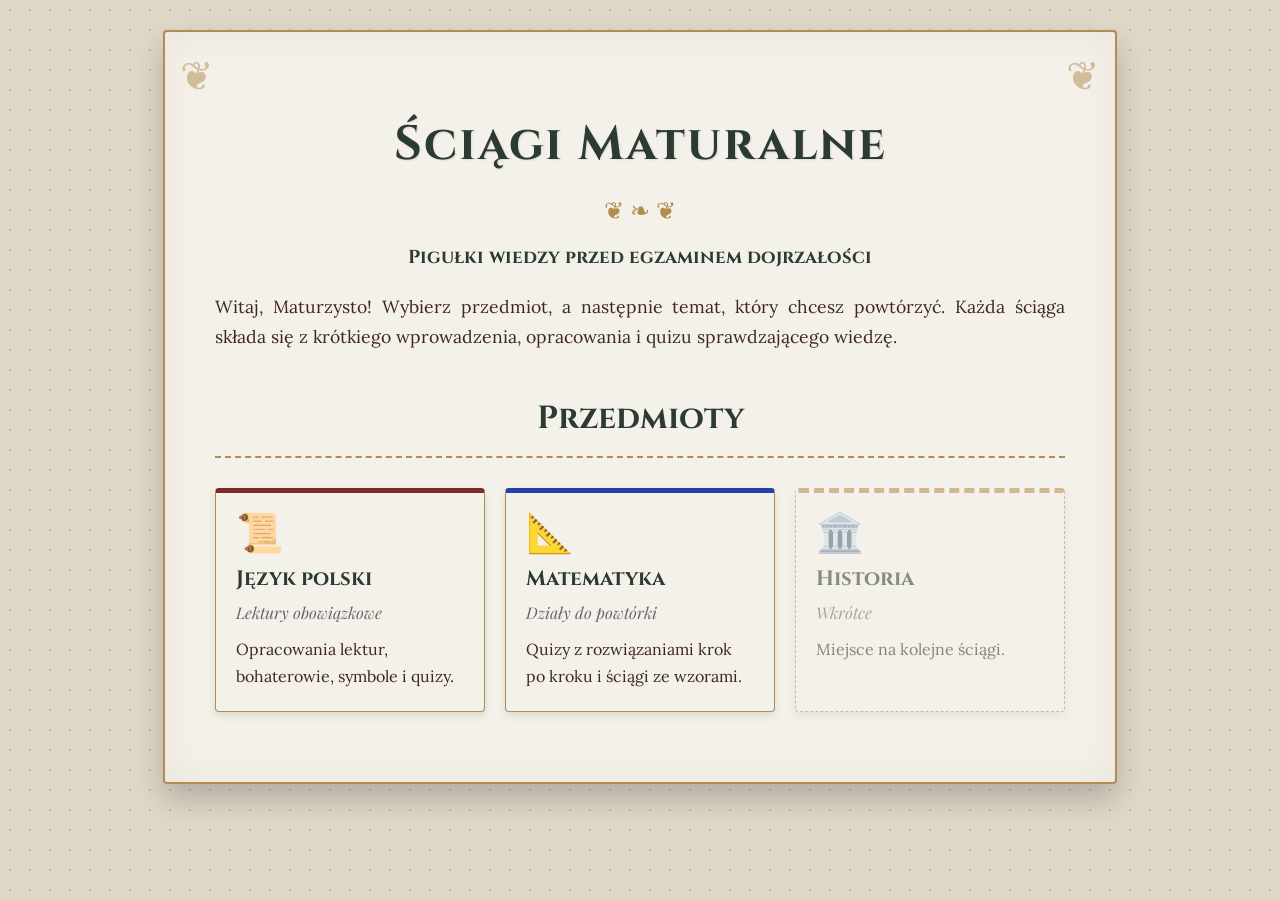
<file: index.html>
<!DOCTYPE html>
<html lang="pl">
<head>
    <meta charset="UTF-8">
    <meta name="viewport" content="width=device-width, initial-scale=1.0">
    <title>Ściągi Maturalne</title>
    <link href="https://fonts.googleapis.com/css2?family=Cinzel:wght@600;700&family=Lora:ital,wght@0,400;0,700;1,400;1,700&family=Playfair+Display:ital,wght@0,600;1,600&display=swap" rel="stylesheet">
    <link rel="stylesheet" href="assets/css/style.css">
</head>
<body>

<div class="container fade-in">
    <h1>Ściągi Maturalne</h1>
    <div class="ornament">❦ ❧ ❦</div>
    <h3 style="text-align: center; border: none; margin-top: -10px;">Pigułki wiedzy przed egzaminem dojrzałości</h3>

    <div class="section" style="text-align: center;">
        <p>Witaj, Maturzysto! Wybierz przedmiot, a następnie temat, który chcesz powtórzyć. Każda ściąga składa się z krótkiego wprowadzenia, opracowania i quizu sprawdzającego wiedzę.</p>
    </div>

    <h2>Przedmioty</h2>

    <!-- Aby dodać przedmiot: utwórz katalog (np. historia/) z plikiem index.html i dodaj tu kafelek. -->
    <div class="catalog">
        <a class="catalog-card" href="jezyk-polski/index.html" style="--card-accent: var(--accent-red);">
            <div class="catalog-icon">📜</div>
            <h3>Język polski</h3>
            <p class="catalog-meta">Lektury obowiązkowe</p>
            <p>Opracowania lektur, bohaterowie, symbole i quizy.</p>
        </a>
        <a class="catalog-card" href="matematyka/index.html" style="--card-accent: #2340a8;">
            <div class="catalog-icon">📐</div>
            <h3>Matematyka</h3>
            <p class="catalog-meta">Działy do powtórki</p>
            <p>Quizy z rozwiązaniami krok po kroku i ściągi ze wzorami.</p>
        </a>
        <div class="catalog-card wkrotce">
            <div class="catalog-icon">🏛️</div>
            <h3>Historia</h3>
            <p class="catalog-meta">Wkrótce</p>
            <p>Miejsce na kolejne ściągi.</p>
        </div>
    </div>

</div>

</body>
</html>
</file>
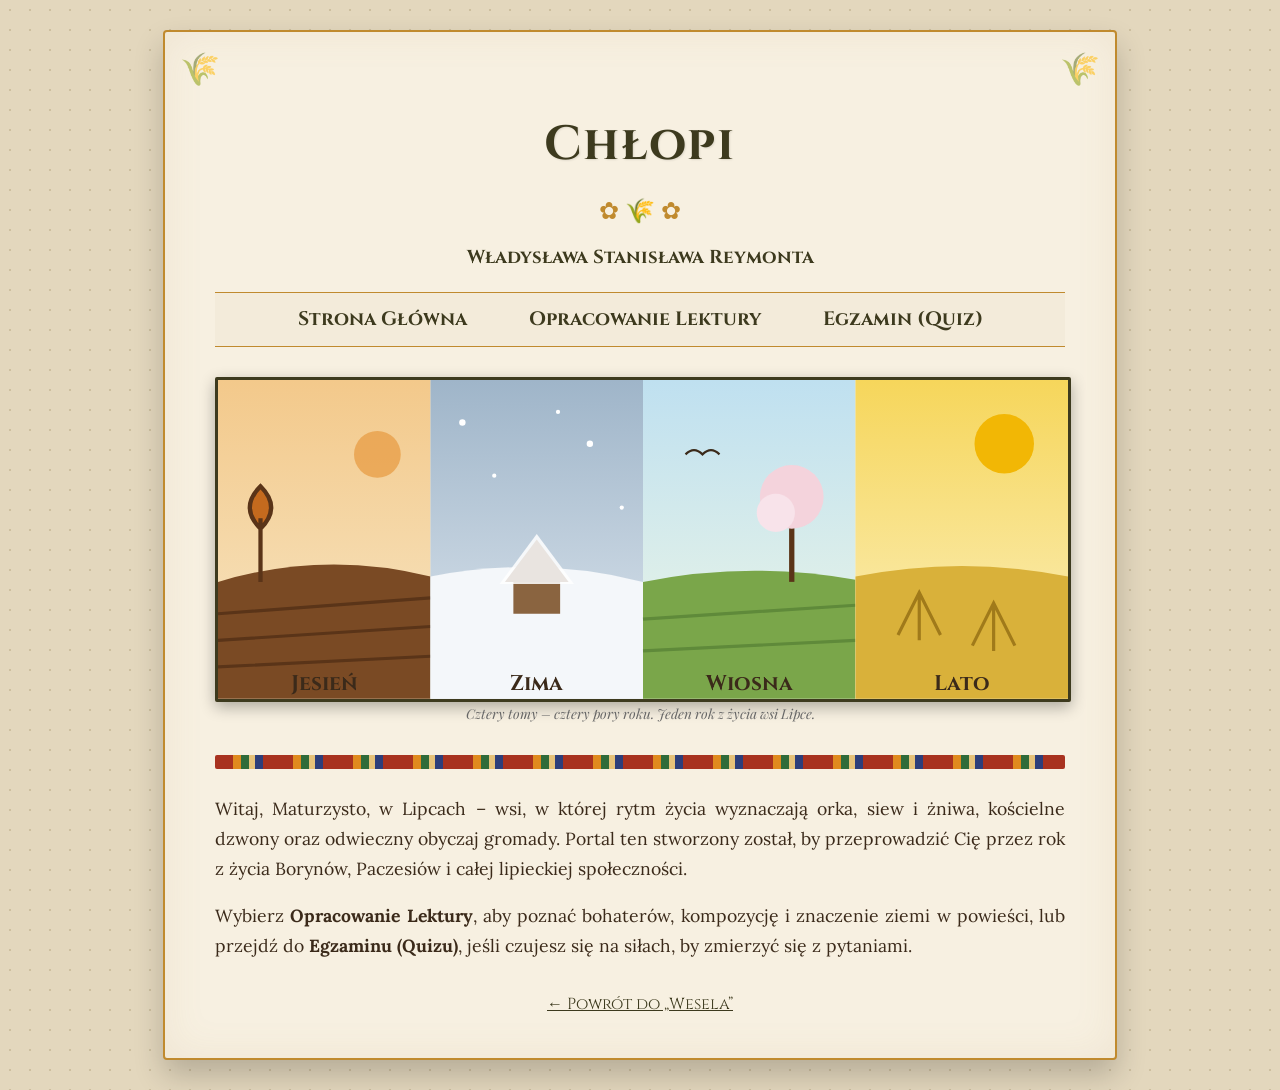
<file: chlopi/index.html>
<!DOCTYPE html>
<html lang="pl">
<head>
    <meta charset="UTF-8">
    <meta name="viewport" content="width=device-width, initial-scale=1.0">
    <title>Chłopi - Pigułka Maturalna</title>
    <link href="https://fonts.googleapis.com/css2?family=Cinzel:wght@600;700&family=Lora:ital,wght@0,400;0,700;1,400;1,700&family=Playfair+Display:ital,wght@0,600;1,600&display=swap" rel="stylesheet">
    <link rel="stylesheet" href="../assets/css/style.css">
    <link rel="stylesheet" href="assets/css/chlopi.css">
</head>
<body>

<div class="container">
    <h1>Chłopi</h1>
    <div class="ornament">✿ 🌾 ✿</div>
    <h3 style="text-align: center; border: none; margin-top: -10px;">Władysława Stanisława Reymonta</h3>

    <!-- Nawigacja -->
    <nav>
        <ul>
            <li><a href="index.html">Strona Główna</a></li>
            <li><a href="opracowanie.html">Opracowanie Lektury</a></li>
            <li><a href="quiz.html">Egzamin (Quiz)</a></li>
        </ul>
    </nav>

    <!-- Ilustracja: cztery pory roku – cztery tomy powieści -->
    <svg class="hero-image seasons" viewBox="0 0 800 300" role="img" aria-label="Pola Lipiec w czterech porach roku: jesień, zima, wiosna i lato">
        <defs>
            <linearGradient id="skyA" x1="0" y1="0" x2="0" y2="1"><stop offset="0" stop-color="#f3c98b"/><stop offset="1" stop-color="#f7e6c4"/></linearGradient>
            <linearGradient id="skyW" x1="0" y1="0" x2="0" y2="1"><stop offset="0" stop-color="#9fb5c9"/><stop offset="1" stop-color="#dde6ee"/></linearGradient>
            <linearGradient id="skyS" x1="0" y1="0" x2="0" y2="1"><stop offset="0" stop-color="#bfe0f0"/><stop offset="1" stop-color="#eef7e6"/></linearGradient>
            <linearGradient id="skyL" x1="0" y1="0" x2="0" y2="1"><stop offset="0" stop-color="#f6d65b"/><stop offset="1" stop-color="#fbf0c0"/></linearGradient>
        </defs>
        <!-- Jesień -->
        <rect x="0" y="0" width="200" height="300" fill="url(#skyA)"/>
        <path d="M0 190 Q100 160 200 185 V300 H0Z" fill="#7a4a24"/>
        <path d="M0 220 L200 205 M0 245 L200 232 M0 270 L200 260" stroke="#5a3418" stroke-width="3"/>
        <circle cx="150" cy="70" r="22" fill="#e9a04a" opacity=".8"/>
        <path d="M40 190 V130 M40 140 Q20 120 40 100 Q60 120 40 140" stroke="#5a3418" stroke-width="4" fill="#c46a1e"/>
        <!-- Zima -->
        <rect x="200" y="0" width="200" height="300" fill="url(#skyW)"/>
        <path d="M200 185 Q300 165 400 190 V300 H200Z" fill="#f4f7fa"/>
        <polygon points="270,190 300,150 330,190" fill="#6b4a2e"/><rect x="278" y="190" width="44" height="30" fill="#8a6440"/>
        <polygon points="265,192 300,145 335,192" fill="#ffffff" opacity=".85"/>
        <g fill="#fff"><circle cx="230" cy="40" r="3"/><circle cx="260" cy="90" r="2"/><circle cx="350" cy="60" r="3"/><circle cx="380" cy="120" r="2"/><circle cx="320" cy="30" r="2"/></g>
        <!-- Wiosna -->
        <rect x="400" y="0" width="200" height="300" fill="url(#skyS)"/>
        <path d="M400 190 Q500 170 600 188 V300 H400Z" fill="#7aa64a"/>
        <path d="M400 225 L600 212 M400 255 L600 245" stroke="#5f8a3a" stroke-width="3"/>
        <path d="M540 190 V120" stroke="#5a3418" stroke-width="5"/>
        <circle cx="540" cy="110" r="30" fill="#f4d3dc"/><circle cx="525" cy="125" r="18" fill="#f8e3ea"/>
        <path d="M440 70 q8 -8 16 0 q8 -8 16 0" stroke="#3b2a1a" stroke-width="2" fill="none"/>
        <!-- Lato -->
        <rect x="600" y="0" width="200" height="300" fill="url(#skyL)"/>
        <path d="M600 185 Q700 165 800 185 V300 H600Z" fill="#d9b13a"/>
        <circle cx="740" cy="60" r="28" fill="#f2b705"/>
        <g stroke="#a07a1a" stroke-width="3" fill="none"><path d="M640 240 L660 200 L680 240 M660 200 V245"/><path d="M710 250 L730 210 L750 250 M730 210 V255"/></g>
        <!-- Podpisy pór roku -->
        <g font-family="Cinzel, serif" font-size="20" font-weight="700" fill="#3b2a1a" text-anchor="middle">
            <text x="100" y="292">Jesień</text><text x="300" y="292">Zima</text><text x="500" y="292">Wiosna</text><text x="700" y="292">Lato</text>
        </g>
    </svg>
    <div class="image-caption">Cztery tomy – cztery pory roku. Jeden rok z życia wsi Lipce.</div>

    <div class="pasiak" aria-hidden="true"></div>

    <div class="section" style="text-align: center;">
        <p>Witaj, Maturzysto, w Lipcach – wsi, w której rytm życia wyznaczają orka, siew i żniwa, kościelne dzwony oraz odwieczny obyczaj gromady. Portal ten stworzony został, by przeprowadzić Cię przez rok z życia Borynów, Paczesiów i całej lipieckiej społeczności.</p>
        <p>Wybierz <strong>Opracowanie Lektury</strong>, aby poznać bohaterów, kompozycję i znaczenie ziemi w powieści, lub przejdź do <strong>Egzaminu (Quizu)</strong>, jeśli czujesz się na siłach, by zmierzyć się z pytaniami.</p>
    </div>

    <a class="back-link" href="../index.html">← Powrót do „Wesela”</a>

</div>

</body>
</html>
</file>
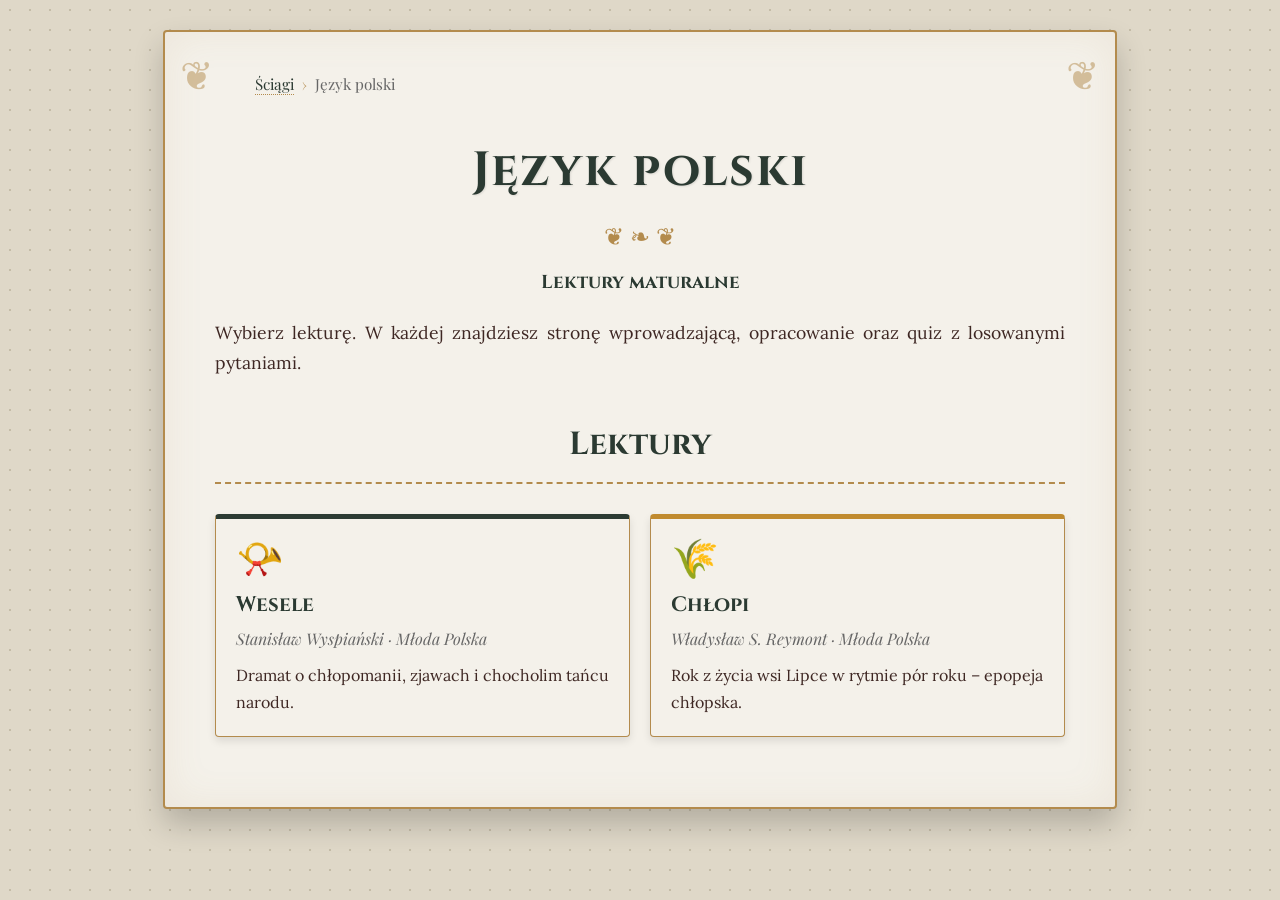
<file: jezyk-polski/index.html>
<!DOCTYPE html>
<html lang="pl">
<head>
    <meta charset="UTF-8">
    <meta name="viewport" content="width=device-width, initial-scale=1.0">
    <title>Język polski - Ściągi Maturalne</title>
    <link href="https://fonts.googleapis.com/css2?family=Cinzel:wght@600;700&family=Lora:ital,wght@0,400;0,700;1,400;1,700&family=Playfair+Display:ital,wght@0,600;1,600&display=swap" rel="stylesheet">
    <link rel="stylesheet" href="../assets/css/style.css">
</head>
<body>

<div class="container fade-in">
    <div class="breadcrumb"><a href="../index.html">Ściągi</a> <span class="sep">›</span> <span>Język polski</span></div>
    <h1>Język polski</h1>
    <div class="ornament">❦ ❧ ❦</div>
    <h3 style="text-align: center; border: none; margin-top: -10px;">Lektury maturalne</h3>

    <div class="section" style="text-align: center;">
        <p>Wybierz lekturę. W każdej znajdziesz stronę wprowadzającą, opracowanie oraz quiz z losowanymi pytaniami.</p>
    </div>

    <h2>Lektury</h2>

    <!-- Aby dodać lekturę: skopiuj katalog istniejącej lektury (np. chlopi/), podmień treść i dodaj tu kafelek. -->
    <div class="catalog">
        <a class="catalog-card" href="wesele/index.html" style="--card-accent: #2b3a32;">
            <div class="catalog-icon">📯</div>
            <h3>Wesele</h3>
            <p class="catalog-meta">Stanisław Wyspiański · Młoda Polska</p>
            <p>Dramat o chłopomanii, zjawach i chocholim tańcu narodu.</p>
        </a>
        <a class="catalog-card" href="chlopi/index.html" style="--card-accent: #c08a2e;">
            <div class="catalog-icon">🌾</div>
            <h3>Chłopi</h3>
            <p class="catalog-meta">Władysław S. Reymont · Młoda Polska</p>
            <p>Rok z życia wsi Lipce w rytmie pór roku – epopeja chłopska.</p>
        </a>
    </div>

</div>

</body>
</html>
</file>
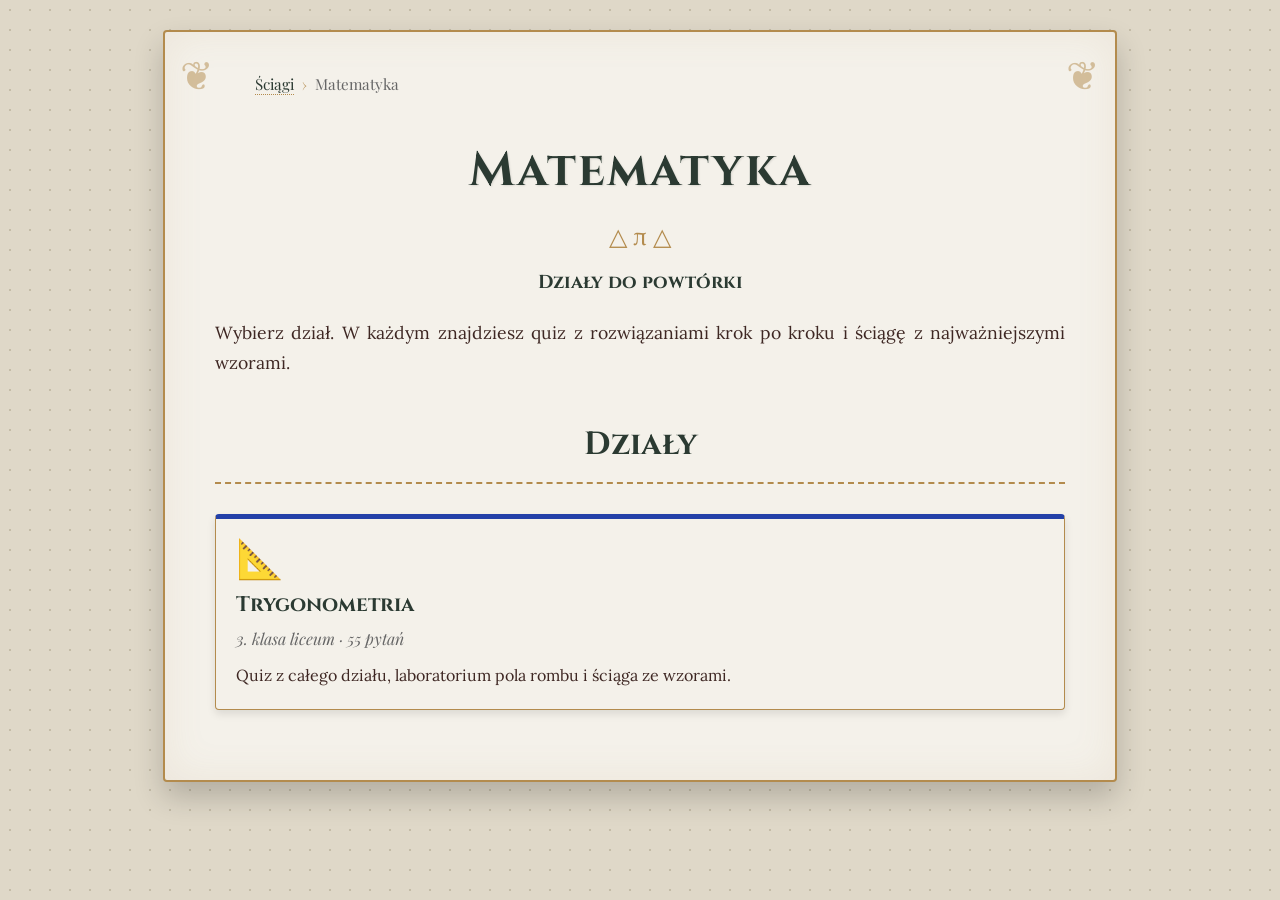
<file: matematyka/index.html>
<!DOCTYPE html>
<html lang="pl">
<head>
    <meta charset="UTF-8">
    <meta name="viewport" content="width=device-width, initial-scale=1.0">
    <title>Matematyka - Ściągi Maturalne</title>
    <link href="https://fonts.googleapis.com/css2?family=Cinzel:wght@600;700&family=Lora:ital,wght@0,400;0,700;1,400;1,700&family=Playfair+Display:ital,wght@0,600;1,600&display=swap" rel="stylesheet">
    <link rel="stylesheet" href="../assets/css/style.css">
</head>
<body>

<div class="container fade-in">
    <div class="breadcrumb"><a href="../index.html">Ściągi</a> <span class="sep">›</span> <span>Matematyka</span></div>
    <h1>Matematyka</h1>
    <div class="ornament">△ π △</div>
    <h3 style="text-align: center; border: none; margin-top: -10px;">Działy do powtórki</h3>

    <div class="section" style="text-align: center;">
        <p>Wybierz dział. W każdym znajdziesz quiz z rozwiązaniami krok po kroku i ściągę z najważniejszymi wzorami.</p>
    </div>

    <h2>Działy</h2>

    <!-- Aby dodać dział: utwórz katalog (np. ciagi/) z plikiem index.html i dodaj tu kafelek. -->
    <div class="catalog">
        <a class="catalog-card" href="trygonometria/index.html" style="--card-accent: #2340a8;">
            <div class="catalog-icon">📐</div>
            <h3>Trygonometria</h3>
            <p class="catalog-meta">3. klasa liceum · 55 pytań</p>
            <p>Quiz z całego działu, laboratorium pola rombu i ściąga ze wzorami.</p>
        </a>
    </div>

</div>

</body>
</html>
</file>
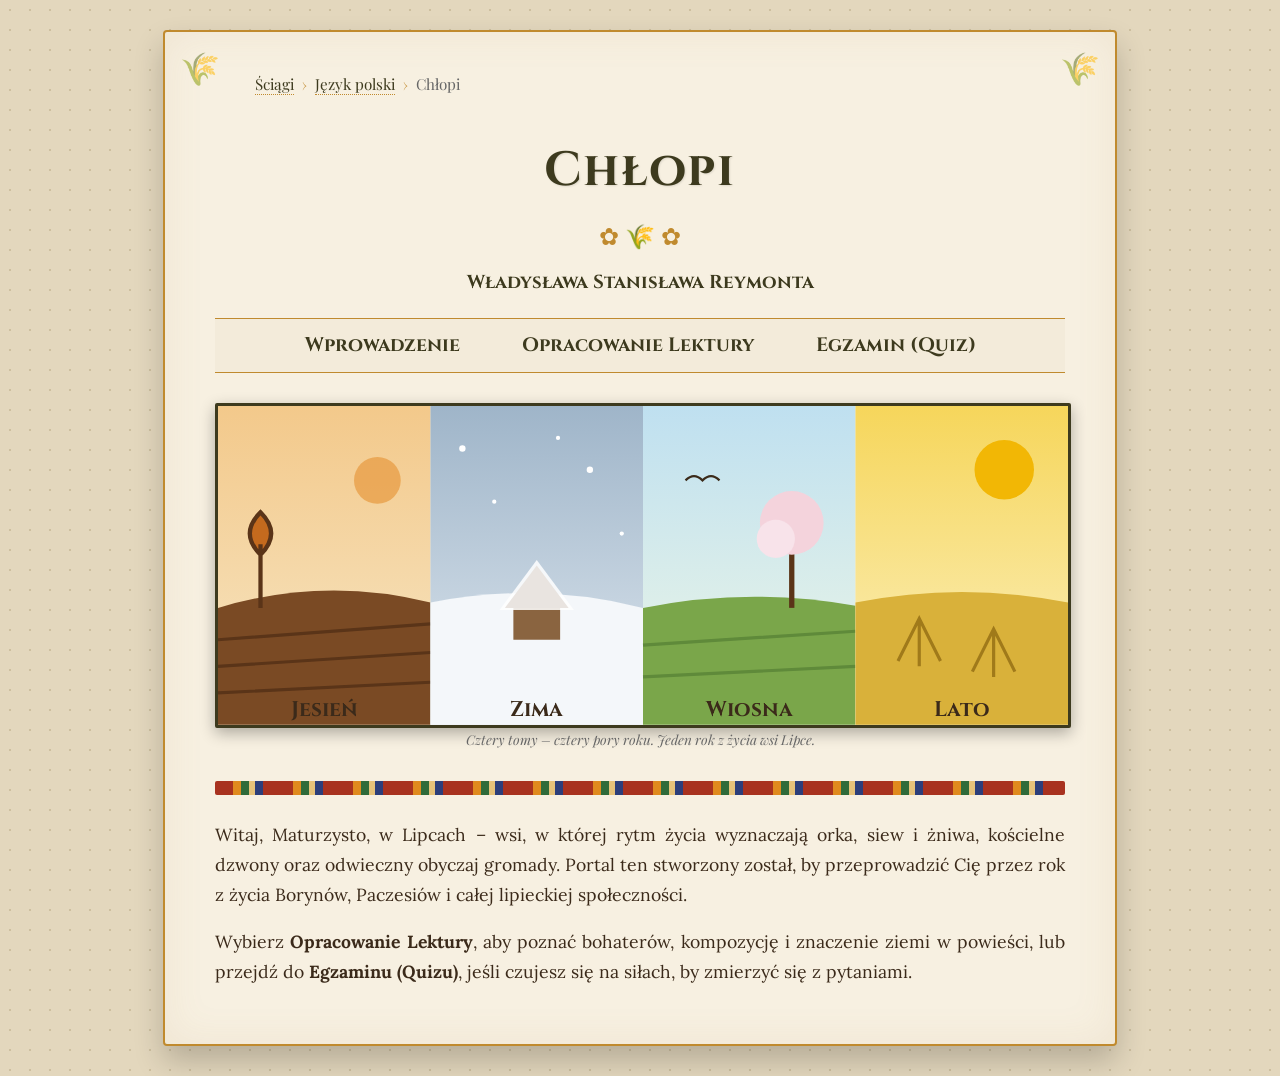
<file: jezyk-polski/chlopi/index.html>
<!DOCTYPE html>
<html lang="pl">
<head>
    <meta charset="UTF-8">
    <meta name="viewport" content="width=device-width, initial-scale=1.0">
    <title>Chłopi - Pigułka Maturalna</title>
    <link href="https://fonts.googleapis.com/css2?family=Cinzel:wght@600;700&family=Lora:ital,wght@0,400;0,700;1,400;1,700&family=Playfair+Display:ital,wght@0,600;1,600&display=swap" rel="stylesheet">
    <link rel="stylesheet" href="../../assets/css/style.css">
    <link rel="stylesheet" href="../../assets/css/motywy/chlopi.css">
</head>
<body>

<div class="container">
    <div class="breadcrumb"><a href="../../index.html">Ściągi</a> <span class="sep">›</span> <a href="../index.html">Język polski</a> <span class="sep">›</span> <span>Chłopi</span></div>
    <h1>Chłopi</h1>
    <div class="ornament">✿ 🌾 ✿</div>
    <h3 style="text-align: center; border: none; margin-top: -10px;">Władysława Stanisława Reymonta</h3>

    <!-- Menu lektury -->
    <nav>
        <ul>
            <li><a href="index.html">Wprowadzenie</a></li>
            <li><a href="opracowanie.html">Opracowanie Lektury</a></li>
            <li><a href="quiz.html">Egzamin (Quiz)</a></li>
        </ul>
    </nav>

    <!-- Ilustracja: cztery pory roku – cztery tomy powieści -->
    <svg class="hero-image seasons" viewBox="0 0 800 300" role="img" aria-label="Pola Lipiec w czterech porach roku: jesień, zima, wiosna i lato">
        <defs>
            <linearGradient id="skyA" x1="0" y1="0" x2="0" y2="1"><stop offset="0" stop-color="#f3c98b"/><stop offset="1" stop-color="#f7e6c4"/></linearGradient>
            <linearGradient id="skyW" x1="0" y1="0" x2="0" y2="1"><stop offset="0" stop-color="#9fb5c9"/><stop offset="1" stop-color="#dde6ee"/></linearGradient>
            <linearGradient id="skyS" x1="0" y1="0" x2="0" y2="1"><stop offset="0" stop-color="#bfe0f0"/><stop offset="1" stop-color="#eef7e6"/></linearGradient>
            <linearGradient id="skyL" x1="0" y1="0" x2="0" y2="1"><stop offset="0" stop-color="#f6d65b"/><stop offset="1" stop-color="#fbf0c0"/></linearGradient>
        </defs>
        <!-- Jesień -->
        <rect x="0" y="0" width="200" height="300" fill="url(#skyA)"/>
        <path d="M0 190 Q100 160 200 185 V300 H0Z" fill="#7a4a24"/>
        <path d="M0 220 L200 205 M0 245 L200 232 M0 270 L200 260" stroke="#5a3418" stroke-width="3"/>
        <circle cx="150" cy="70" r="22" fill="#e9a04a" opacity=".8"/>
        <path d="M40 190 V130 M40 140 Q20 120 40 100 Q60 120 40 140" stroke="#5a3418" stroke-width="4" fill="#c46a1e"/>
        <!-- Zima -->
        <rect x="200" y="0" width="200" height="300" fill="url(#skyW)"/>
        <path d="M200 185 Q300 165 400 190 V300 H200Z" fill="#f4f7fa"/>
        <polygon points="270,190 300,150 330,190" fill="#6b4a2e"/><rect x="278" y="190" width="44" height="30" fill="#8a6440"/>
        <polygon points="265,192 300,145 335,192" fill="#ffffff" opacity=".85"/>
        <g fill="#fff"><circle cx="230" cy="40" r="3"/><circle cx="260" cy="90" r="2"/><circle cx="350" cy="60" r="3"/><circle cx="380" cy="120" r="2"/><circle cx="320" cy="30" r="2"/></g>
        <!-- Wiosna -->
        <rect x="400" y="0" width="200" height="300" fill="url(#skyS)"/>
        <path d="M400 190 Q500 170 600 188 V300 H400Z" fill="#7aa64a"/>
        <path d="M400 225 L600 212 M400 255 L600 245" stroke="#5f8a3a" stroke-width="3"/>
        <path d="M540 190 V120" stroke="#5a3418" stroke-width="5"/>
        <circle cx="540" cy="110" r="30" fill="#f4d3dc"/><circle cx="525" cy="125" r="18" fill="#f8e3ea"/>
        <path d="M440 70 q8 -8 16 0 q8 -8 16 0" stroke="#3b2a1a" stroke-width="2" fill="none"/>
        <!-- Lato -->
        <rect x="600" y="0" width="200" height="300" fill="url(#skyL)"/>
        <path d="M600 185 Q700 165 800 185 V300 H600Z" fill="#d9b13a"/>
        <circle cx="740" cy="60" r="28" fill="#f2b705"/>
        <g stroke="#a07a1a" stroke-width="3" fill="none"><path d="M640 240 L660 200 L680 240 M660 200 V245"/><path d="M710 250 L730 210 L750 250 M730 210 V255"/></g>
        <!-- Podpisy pór roku -->
        <g font-family="Cinzel, serif" font-size="20" font-weight="700" fill="#3b2a1a" text-anchor="middle">
            <text x="100" y="292">Jesień</text><text x="300" y="292">Zima</text><text x="500" y="292">Wiosna</text><text x="700" y="292">Lato</text>
        </g>
    </svg>
    <div class="image-caption">Cztery tomy – cztery pory roku. Jeden rok z życia wsi Lipce.</div>

    <div class="pasiak" aria-hidden="true"></div>

    <div class="section" style="text-align: center;">
        <p>Witaj, Maturzysto, w Lipcach – wsi, w której rytm życia wyznaczają orka, siew i żniwa, kościelne dzwony oraz odwieczny obyczaj gromady. Portal ten stworzony został, by przeprowadzić Cię przez rok z życia Borynów, Paczesiów i całej lipieckiej społeczności.</p>
        <p>Wybierz <strong>Opracowanie Lektury</strong>, aby poznać bohaterów, kompozycję i znaczenie ziemi w powieści, lub przejdź do <strong>Egzaminu (Quizu)</strong>, jeśli czujesz się na siłach, by zmierzyć się z pytaniami.</p>
    </div>


</div>

</body>
</html>
</file>
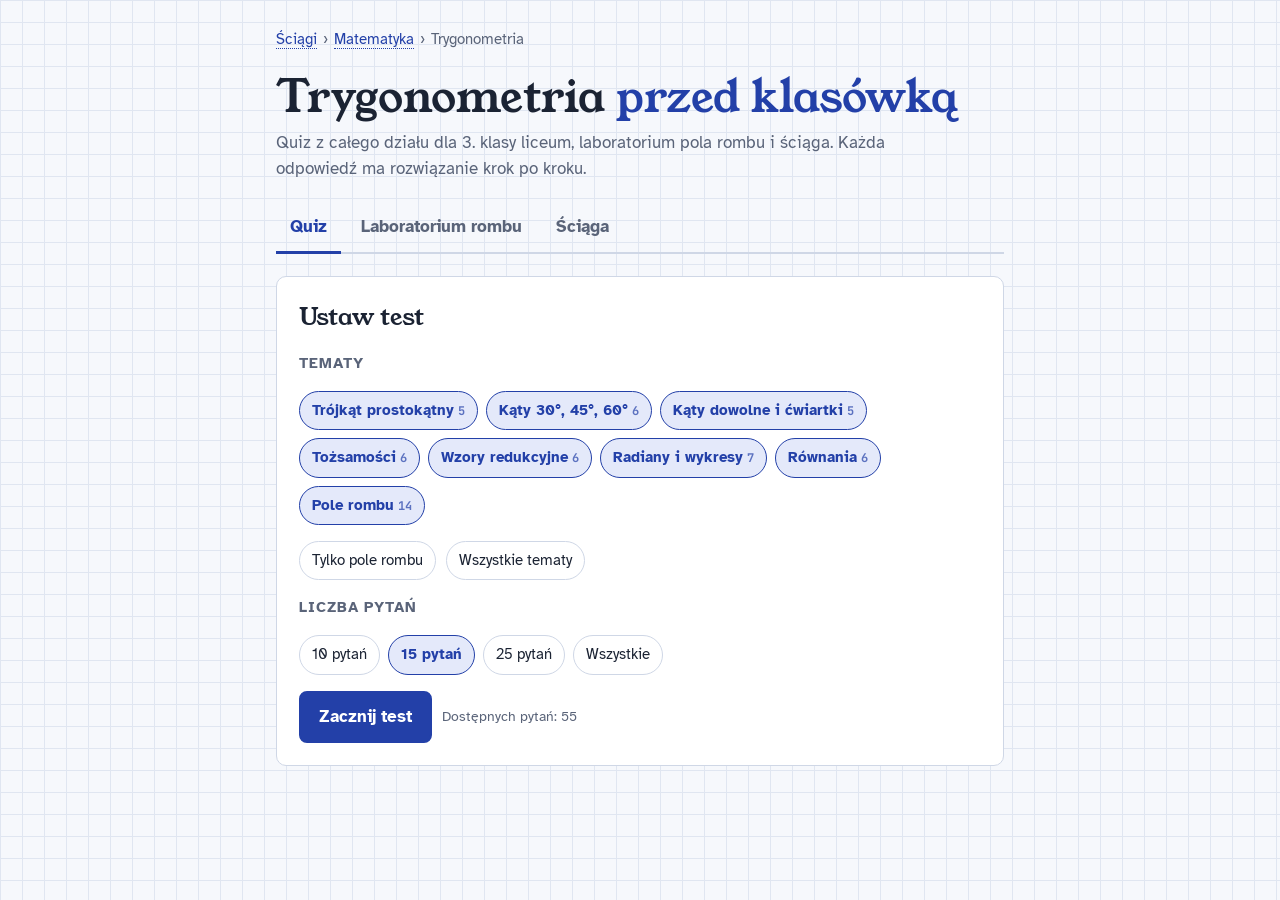
<file: matematyka/trygonometria/index.html>
<!DOCTYPE html>
<html lang="pl">
<head>
<meta charset="UTF-8">
<meta name="viewport" content="width=device-width, initial-scale=1.0">
<title>Trygonometria - Ściągi Maturalne</title>
<link rel="preconnect" href="https://fonts.googleapis.com">
<link rel="stylesheet" href="https://fonts.googleapis.com/css2?family=Young+Serif&family=Atkinson+Hyperlegible:wght@400;700&family=JetBrains+Mono:wght@400;600&display=swap">
<style>
/* Layout: zeszyt w kratkę — wąska kolumna, zakładki u góry, karta zadania na kratce; niebieski atrament, czerwony długopis do poprawek */
:root{
  --paper:#f6f8fc; --grid:#e0e6f1; --card:#ffffff; --ink:#1b2333; --muted:#5a6479;
  --pen:#2340a8; --pen-soft:#e4e9fa; --red:#c3302b; --red-soft:#fbe7e5; --ok:#1d7548; --ok-soft:#e2f3ea;
  --line:#cfd7e6;
  --f-display:"Young Serif", Georgia, "Times New Roman", serif;
  --f-body:"Atkinson Hyperlegible", system-ui, -apple-system, "Segoe UI", sans-serif;
  --f-math:"JetBrains Mono", ui-monospace, Menlo, Consolas, monospace;
}
@media (prefers-color-scheme: dark){:root:not([data-theme="light"]){
  --paper:#0f131c; --grid:#1a2130; --card:#161c28; --ink:#e7eaf1; --muted:#9aa4b8;
  --pen:#8ea6ff; --pen-soft:#1f2a4d; --red:#ff7f73; --red-soft:#3a1d1c; --ok:#62d098; --ok-soft:#163327;
  --line:#2a3346; color-scheme:dark;
}}
:root[data-theme="dark"]{
  --paper:#0f131c; --grid:#1a2130; --card:#161c28; --ink:#e7eaf1; --muted:#9aa4b8;
  --pen:#8ea6ff; --pen-soft:#1f2a4d; --red:#ff7f73; --red-soft:#3a1d1c; --ok:#62d098; --ok-soft:#163327;
  --line:#2a3346; color-scheme:dark;
}
*{box-sizing:border-box}
body{
  background-color:var(--paper);
  background-image:linear-gradient(var(--grid) 1px,transparent 1px),linear-gradient(90deg,var(--grid) 1px,transparent 1px);
  background-size:22px 22px;
  color:var(--ink); font-family:var(--f-body); font-size:17px; line-height:1.55;
}
.wrap{max-width:760px; margin:0 auto; padding-block:28px 64px;
  padding-left:max(16px, env(safe-area-inset-left, 0px)); padding-right:max(16px, env(safe-area-inset-right, 0px));
  display:flex; flex-direction:column; gap:22px}
header h1{font-family:var(--f-display); font-weight:400; font-size:clamp(30px,6vw,44px); line-height:1.1; margin:0; text-wrap:balance}
header h1 span{color:var(--pen)}
header p{margin:8px 0 0; color:var(--muted); max-width:60ch}
.tabs{display:flex; gap:6px; flex-wrap:wrap; border-bottom:2px solid var(--line)}
.tab{font:inherit; font-weight:700; background:none; border:0; color:var(--muted); padding:10px 14px; cursor:pointer; border-bottom:3px solid transparent; margin-bottom:-2px}
.tab[aria-selected="true"]{color:var(--pen); border-bottom-color:var(--pen)}
.tab:focus-visible,button:focus-visible,input:focus-visible{outline:3px solid var(--pen); outline-offset:2px}
.card{background:var(--card); border:1px solid var(--line); border-radius:10px; padding:22px; display:flex; flex-direction:column; gap:16px; min-width:0}
h2{font-family:var(--f-display); font-weight:400; font-size:24px; margin:0; text-wrap:balance}
h3{font-size:15px; text-transform:uppercase; letter-spacing:.06em; color:var(--muted); margin:0}
.chips{display:flex; flex-wrap:wrap; gap:8px}
.chip{font:inherit; font-size:15px; padding:7px 12px; border-radius:999px; border:1.5px solid var(--line); background:var(--card); color:var(--ink); cursor:pointer}
.chip[aria-pressed="true"]{background:var(--pen-soft); border-color:var(--pen); color:var(--pen); font-weight:700}
.chip .n{font-family:var(--f-math); font-size:12px; opacity:.7; margin-left:4px}
.row{display:flex; flex-wrap:wrap; gap:10px; align-items:center}
.btn{font:inherit; font-weight:700; padding:11px 18px; border-radius:8px; border:2px solid var(--pen); background:var(--pen); color:var(--card); cursor:pointer}
.btn.ghost{background:transparent; color:var(--pen)}
.btn:disabled{opacity:.45; cursor:not-allowed}
.meta{display:flex; justify-content:space-between; gap:10px; flex-wrap:wrap; font-size:14px; color:var(--muted)}
.tag{font-size:13px; font-weight:700; color:var(--pen); background:var(--pen-soft); padding:3px 9px; border-radius:4px}
.bar{height:6px; background:var(--grid); border-radius:3px; overflow:hidden}
.bar i{display:block; height:100%; background:var(--pen); transition:width .3s}
.q{font-size:20px; line-height:1.45; margin:0}
.m{font-family:var(--f-math); font-size:.92em; white-space:nowrap}
.opts{display:grid; grid-template-columns:1fr 1fr; gap:10px}
@media (max-width:520px){.opts{grid-template-columns:1fr}}
.opt{font:inherit; font-family:var(--f-math); font-size:17px; text-align:left; padding:13px 14px; border-radius:8px; border:1.5px solid var(--line); background:var(--card); color:var(--ink); cursor:pointer; display:flex; gap:10px; align-items:baseline}
.opt:hover:not(:disabled){border-color:var(--pen)}
.opt .k{font-size:12px; color:var(--muted)}
.opt.ok{border-color:var(--ok); background:var(--ok-soft)}
.opt.bad{border-color:var(--red); background:var(--red-soft)}
.opt:disabled{cursor:default}
.expl{border-left:3px solid var(--ok); padding:10px 14px; background:var(--ok-soft); border-radius:0 8px 8px 0}
.expl.wrong{border-left-color:var(--red); background:var(--red-soft)}
.expl b{display:block; margin-bottom:4px}
.expl p{margin:0}
.fig{display:flex; justify-content:center}
.fig svg{max-width:100%; height:auto}
.score{font-family:var(--f-display); font-size:56px; line-height:1; color:var(--pen)}
.grade{font-size:18px}
table{border-collapse:collapse; width:100%; font-size:15px}
td,th{padding:7px 8px; border-bottom:1px solid var(--line); text-align:left}
td.num{font-family:var(--f-math); text-align:right; white-space:nowrap}
.tw{overflow-x:auto}
.lab{display:grid; grid-template-columns:1fr; gap:16px}
.sl{display:flex; flex-direction:column; gap:4px}
.sl label{display:flex; justify-content:space-between; font-weight:700}
.sl label span{font-family:var(--f-math); color:var(--pen)}
input[type=range]{width:100%; accent-color:var(--pen)}
.calc{display:flex; flex-direction:column; gap:8px; font-family:var(--f-math); font-size:15px}
.calc div{padding:9px 12px; background:var(--paper); border:1px solid var(--line); border-radius:6px; overflow-x:auto}
.calc .big{border-color:var(--pen); background:var(--pen-soft); font-size:17px}
.calc small{display:block; font-family:var(--f-body); color:var(--muted); font-size:13px}
.formulas{display:grid; grid-template-columns:repeat(3,1fr); gap:10px}
@media (max-width:600px){.formulas{grid-template-columns:1fr}}
.formula{border:1.5px solid var(--line); border-radius:8px; padding:12px; display:flex; flex-direction:column; gap:4px}
.formula .m{font-size:19px; color:var(--pen)}
.formula span:last-child{font-size:14px; color:var(--muted)}
.sheet{display:flex; flex-direction:column; gap:14px}
.sheet section{display:flex; flex-direction:column; gap:8px}
.sheet ul{margin:0; padding-left:20px; display:flex; flex-direction:column; gap:4px}
.vt td,.vt th{text-align:center; font-family:var(--f-math)}
.vt th:first-child,.vt td:first-child{text-align:left; font-family:var(--f-body)}
.note{font-size:14px; color:var(--muted)}
svg text{font-family:var(--f-math)}
.crumbs{font-size:15px; color:var(--muted)}
.crumbs a{color:var(--pen); text-decoration:none; border-bottom:1px dotted var(--pen)}
.crumbs .sep{margin:0 6px}
[hidden]{display:none!important}
body{margin:0}
@media (prefers-reduced-motion:reduce){.bar i{transition:none}}
</style>
</head>
<body>
<div class="wrap">
  <div class="crumbs"><a href="../../index.html">Ściągi</a><span class="sep">›</span><a href="../index.html">Matematyka</a><span class="sep">›</span><span>Trygonometria</span></div>
  <header>
    <h1>Trygonometria <span>przed klasówką</span></h1>
    <p>Quiz z całego działu dla 3. klasy liceum, laboratorium pola rombu i ściąga. Każda odpowiedź ma rozwiązanie krok po kroku.</p>
  </header>

  <nav class="tabs" role="tablist">
    <button class="tab" role="tab" id="t-quiz" aria-selected="true" data-view="quiz">Quiz</button>
    <button class="tab" role="tab" id="t-romb" aria-selected="false" data-view="romb">Laboratorium rombu</button>
    <button class="tab" role="tab" id="t-sheet" aria-selected="false" data-view="sheet">Ściąga</button>
  </nav>

  <!-- QUIZ -->
  <div id="v-quiz" class="view">
    <div class="card" id="setup">
      <h2>Ustaw test</h2>
      <div class="sl"><h3>Tematy</h3></div>
      <div class="chips" id="topicChips"></div>
      <div class="row">
        <button class="chip" id="onlyRomb">Tylko pole rombu</button>
        <button class="chip" id="allTopics">Wszystkie tematy</button>
      </div>
      <h3>Liczba pytań</h3>
      <div class="chips" id="countChips"></div>
      <div class="row"><button class="btn" id="startBtn">Zacznij test</button><span class="note" id="poolInfo"></span></div>
    </div>
    <div class="card" id="play" hidden></div>
    <div class="card" id="result" hidden></div>
  </div>

  <!-- ROMB -->
  <div id="v-romb" class="view" hidden>
    <div class="card">
      <h2>Pole rombu na trzy sposoby</h2>
      <div class="formulas">
        <div class="formula"><span class="m">P = a · h</span><span>bok razy wysokość, jak w każdym równoległoboku</span></div>
        <div class="formula"><span class="m">P = e · f / 2</span><span>połowa iloczynu przekątnych (są prostopadłe)</span></div>
        <div class="formula"><span class="m">P = a² · sin α</span><span>bok do kwadratu razy sinus kąta. Ten jest na klasówce!</span></div>
      </div>
      <p class="note">Skąd się bierze trzeci wzór? Wysokość opuszczona z wierzchołka tworzy trójkąt prostokątny z przeciwprostokątną a, więc h = a·sin α. Podstawiamy do P = a·h i mamy P = a·a·sin α = a²·sin α. Kąt rozwarty daje to samo pole, bo sin(180° − α) = sin α.</p>
    </div>
    <div class="card">
      <h2>Przesuwaj suwaki</h2>
      <div class="lab">
        <div class="fig" id="labFig"></div>
        <div class="sl"><label for="sa">Bok a <span id="saV"></span></label><input type="range" id="sa" min="1" max="10" step="0.5" value="6"></div>
        <div class="sl"><label for="sal">Kąt α <span id="salV"></span></label><input type="range" id="sal" min="15" max="165" step="15" value="30"></div>
        <div class="calc" id="labCalc"></div>
      </div>
    </div>
  </div>

  <!-- ŚCIĄGA -->
  <div id="v-sheet" class="view" hidden>
    <div class="card sheet" id="sheet"></div>
  </div>
</div>

<script>
const TOPICS = {
  tri:  "Trójkąt prostokątny",
  val:  "Kąty 30°, 45°, 60°",
  quad: "Kąty dowolne i ćwiartki",
  id:   "Tożsamości",
  red:  "Wzory redukcyjne",
  rad:  "Radiany i wykresy",
  eq:   "Równania",
  romb: "Pole rombu"
};

// Pierwsza opcja jest zawsze poprawna; kolejność losuje się przy wyświetlaniu.
const Q = [
 // Trójkąt prostokątny
 {t:"tri", q:"Przyprostokątne trójkąta mają długości 3 i 4. Ile wynosi sin α, jeśli α leży naprzeciw boku 3?", o:["3/5","4/5","3/4","4/3"],
  e:"Przeciwprostokątna: c = √(3² + 4²) = 5. Sinus to przyprostokątna naprzeciw kąta przez przeciwprostokątną: sin α = 3/5."},
 {t:"tri", q:"W tym samym trójkącie (3, 4, 5) ile wynosi tg α, gdy α leży naprzeciw boku 3?", o:["3/4","4/3","3/5","4/5"],
  e:"Tangens to przyprostokątna naprzeciw kąta przez przyprostokątną przy kącie: tg α = 3/4."},
 {t:"tri", q:"Kąt α jest ostry i sin α = 5/13. Ile wynosi cos α?", o:["12/13","8/13","5/12","13/12"],
  e:"Narysuj trójkąt: naprzeciw 5, przeciwprostokątna 13. Druga przyprostokątna = √(169 − 25) = 12. cos α = 12/13."},
 {t:"tri", q:"Przeciwprostokątna ma długość 10, a jeden z kątów ostrych 30°. Jak długa jest przyprostokątna naprzeciw tego kąta?", o:["5","5√3","10√3","20"],
  e:"x/10 = sin 30° = 1/2, więc x = 5."},
 {t:"tri", q:"Drabina o długości 4 m jest oparta o ścianę i tworzy z ziemią kąt 60°. Na jakiej wysokości opiera się o ścianę?", o:["2√3 m","2 m","4√3 m","2√2 m"],
  e:"Wysokość leży naprzeciw kąta 60°: h = 4 · sin 60° = 4 · √3/2 = 2√3 m."},
 // Wartości
 {t:"val", q:"Ile wynosi sin 60°?", o:["√3/2","1/2","√2/2","√3"], e:"sin 60° = √3/2 (połowa trójkąta równobocznego o boku 2: wysokość √3, bok 2)."},
 {t:"val", q:"Ile wynosi tg 30°?", o:["√3/3","√3","1/2","√3/2"], e:"tg 30° = sin 30° / cos 30° = (1/2) : (√3/2) = 1/√3 = √3/3."},
 {t:"val", q:"Oblicz sin 30° + cos 60°.", o:["1","1/2","√3","(1 + √3)/2"], e:"sin 30° = 1/2 i cos 60° = 1/2, więc suma wynosi 1."},
 {t:"val", q:"Oblicz 2 · sin 45° · cos 45°.", o:["1","√2","1/2","2"], e:"2 · (√2/2) · (√2/2) = 2 · 2/4 = 1. To też sin 90°, z wzoru sin 2α = 2 sin α cos α."},
 {t:"val", q:"Oblicz tg 60° · tg 30°.", o:["1","3","√3","1/3"], e:"√3 · √3/3 = 3/3 = 1. Kąty dopełniające się do 90° mają odwrotne tangensy."},
 {t:"val", q:"Oblicz cos² 30° − sin² 30°.", o:["1/2","1","√3/2","0"], e:"cos² 30° = 3/4, sin² 30° = 1/4. Różnica 3/4 − 1/4 = 1/2 (to cos 60°)."},
 // Ćwiartki
 {t:"quad", q:"Punkt P(−3, 4) leży na końcowym ramieniu kąta α. Ile wynosi sin α?", o:["4/5","−4/5","3/5","−3/4"],
  e:"r = √((−3)² + 4²) = 5. sin α = y/r = 4/5 (y jest dodatni, więc sinus też)."},
 {t:"quad", q:"Punkt P(−3, 4) leży na końcowym ramieniu kąta α. Ile wynosi cos α?", o:["−3/5","3/5","−4/5","−3/4"],
  e:"r = 5, cos α = x/r = −3/5. Kąt jest w II ćwiartce, gdzie cosinus jest ujemny."},
 {t:"quad", q:"Która z wartości jest ujemna?", o:["cos 150°","sin 120°","cos 300°","tg 200°"],
  e:"150° leży w II ćwiartce, a tam ujemny jest cosinus. sin 120° > 0 (II ćw.), cos 300° > 0 (IV ćw.), tg 200° > 0 (III ćw.)."},
 {t:"quad", q:"Wiadomo, że sin α < 0 i cos α > 0. W której ćwiartce leży końcowe ramię kąta α?", o:["IV","III","II","I"],
  e:"Sinus ujemny: III lub IV. Cosinus dodatni: I lub IV. Część wspólna to IV ćwiartka. Wierszyk: „W pierwszej wszystkie są dodatnie, w drugiej tylko sinus, w trzeciej tangens i cotangens, a w czwartej cosinus.”"},
 {t:"quad", q:"Punkt P(−1, −1) leży na końcowym ramieniu kąta α. Ile wynosi tg α?", o:["1","−1","√2","−√2/2"],
  e:"tg α = y/x = (−1)/(−1) = 1. W III ćwiartce tangens jest dodatni."},
 // Tożsamości
 {t:"id", q:"Kąt α jest ostry i cos α = 0,6. Ile wynosi sin α?", o:["0,8","0,4","0,64","0,36"],
  e:"sin² α = 1 − cos² α = 1 − 0,36 = 0,64, więc sin α = 0,8 (kąt ostry, bierzemy dodatni pierwiastek)."},
 {t:"id", q:"Uprość wyrażenie (1 − cos² α) / sin α, dla sin α ≠ 0.", o:["sin α","cos α","1","tg α"],
  e:"Z jedynki trygonometrycznej 1 − cos² α = sin² α. Dalej sin² α / sin α = sin α."},
 {t:"id", q:"Uprość tg α · cos α (dla cos α ≠ 0).", o:["sin α","1","cos² α","1/sin α"], e:"tg α = sin α / cos α, więc (sin α / cos α) · cos α = sin α."},
 {t:"id", q:"Kąt α jest ostry i tg α = 2. Ile wynosi sin α?", o:["2√5/5","2/3","√5/5","1/2"],
  e:"Narysuj trójkąt z przyprostokątnymi 2 (naprzeciw α) i 1. Przeciwprostokątna √5. sin α = 2/√5 = 2√5/5."},
 {t:"id", q:"Wiadomo, że sin α + cos α = 4/3. Ile wynosi sin α · cos α?", o:["7/18","7/9","1/3","16/9"],
  e:"Podnieś do kwadratu: sin² α + 2 sin α cos α + cos² α = 16/9. Czyli 1 + 2 sin α cos α = 16/9, skąd 2 sin α cos α = 7/9 i sin α cos α = 7/18."},
 {t:"id", q:"Ile wynosi (sin α + cos α)² − 2 sin α cos α?", o:["1","0","2 sin α cos α","sin 2α"],
  e:"Po rozwinięciu: sin² α + 2 sin α cos α + cos² α − 2 sin α cos α = sin² α + cos² α = 1."},
 // Wzory redukcyjne
 {t:"red", q:"Ile wynosi sin 150°?", o:["1/2","−1/2","√3/2","−√3/2"], e:"sin 150° = sin(180° − 30°) = sin 30° = 1/2. W II ćwiartce sinus jest dodatni."},
 {t:"red", q:"Ile wynosi cos 120°?", o:["−1/2","1/2","−√3/2","√3/2"], e:"cos 120° = cos(180° − 60°) = −cos 60° = −1/2."},
 {t:"red", q:"Ile wynosi tg 135°?", o:["−1","1","−√3","√3/3"], e:"tg 135° = tg(180° − 45°) = −tg 45° = −1."},
 {t:"red", q:"Czemu jest równy cos(90° − α)?", o:["sin α","−sin α","cos α","−cos α"], e:"Przy 90° funkcja zmienia się na kofunkcję: cos → sin. Kąt 90° − α (α ostry) leży w I ćwiartce, więc znak +."},
 {t:"red", q:"Ile wynosi sin 210°?", o:["−1/2","1/2","−√3/2","√3/2"], e:"sin 210° = sin(180° + 30°) = −sin 30° = −1/2. W III ćwiartce sinus jest ujemny."},
 {t:"red", q:"Ile wynosi cos 330°?", o:["√3/2","−√3/2","1/2","−1/2"], e:"cos 330° = cos(360° − 30°) = cos 30° = √3/2. W IV ćwiartce cosinus jest dodatni."},
 // Radiany i wykresy
 {t:"rad", q:"Ile stopni to π/3 radiana?", o:["60°","30°","120°","45°"], e:"π rad = 180°, więc π/3 = 180°/3 = 60°."},
 {t:"rad", q:"Zamień 135° na radiany.", o:["3π/4","2π/3","5π/6","3π/2"], e:"135° · π/180° = 135π/180 = 3π/4."},
 {t:"rad", q:"Ile wynosi sin(7π/6)?", o:["−1/2","1/2","−√3/2","√3/2"], e:"7π/6 = 210° = 180° + 30°. W III ćwiartce sinus jest ujemny: −sin 30° = −1/2."},
 {t:"rad", q:"Jaki jest okres podstawowy funkcji y = sin x?", o:["2π","π","π/2","4π"], e:"Sinus powtarza wartości co pełny obrót: 2π."},
 {t:"rad", q:"Jaki jest okres podstawowy funkcji y = tg x?", o:["π","2π","π/2","nie ma okresu"], e:"Tangens powtarza się co π, bo tg(x + π) = tg x."},
 {t:"rad", q:"Jaki jest zbiór wartości funkcji y = 3 cos x?", o:["⟨−3; 3⟩","⟨−1; 1⟩","⟨0; 3⟩","ℝ"], e:"cos x przyjmuje wartości z ⟨−1; 1⟩. Mnożenie przez 3 rozciąga wykres pionowo: ⟨−3; 3⟩."},
 {t:"rad", q:"Jaki jest okres podstawowy funkcji y = sin 2x?", o:["π","2π","4π","π/2"], e:"Dla y = sin(bx) okres wynosi 2π/|b| = 2π/2 = π. Wykres jest ściśnięty poziomo dwa razy."},
 // Równania
 {t:"eq", q:"Rozwiąż sin x = 1/2 dla x ∈ ⟨0; 2π⟩.", o:["π/6 i 5π/6","π/6 i 7π/6","π/3 i 2π/3","tylko π/6"],
  e:"sin π/6 = 1/2. Sinus jest dodatni też w II ćwiartce: π − π/6 = 5π/6."},
 {t:"eq", q:"Rozwiąż równanie cos x = 0.", o:["x = π/2 + kπ","x = π/2 + 2kπ","x = kπ","x = π + 2kπ"],
  e:"Cosinus jest zerem dla π/2 i 3π/2, czyli co π: x = π/2 + kπ, k ∈ ℤ."},
 {t:"eq", q:"Rozwiąż równanie tg x = √3.", o:["x = π/3 + kπ","x = π/6 + kπ","x = π/3 + 2kπ","x = π/4 + kπ"],
  e:"tg π/3 = √3. Okres tangensa to π, więc x = π/3 + kπ, k ∈ ℤ."},
 {t:"eq", q:"Rozwiąż 2 sin² x − 1 = 0 dla x ∈ ⟨0; π⟩.", o:["π/4 i 3π/4","tylko π/4","π/4, 3π/4, 5π/4, 7π/4","π/6 i 5π/6"],
  e:"sin² x = 1/2, więc sin x = √2/2 lub sin x = −√2/2. W ⟨0; π⟩ sinus jest nieujemny, zostaje sin x = √2/2: x = π/4 lub x = 3π/4."},
 {t:"eq", q:"Ile rozwiązań ma równanie sin x = 0 w przedziale ⟨0; 2π⟩?", o:["3","2","1","4"], e:"x = 0, x = π, x = 2π. Oba końce należą do przedziału domkniętego, więc są 3 rozwiązania."},
 {t:"eq", q:"Rozwiąż cos x = −1/2 dla x ∈ ⟨0; 2π⟩.", o:["2π/3 i 4π/3","π/3 i 5π/3","2π/3 i 5π/3","5π/6 i 7π/6"],
  e:"cos π/3 = 1/2. Cosinus jest ujemny w II i III ćwiartce: π − π/3 = 2π/3 oraz π + π/3 = 4π/3."},
 // Pole rombu
 {t:"romb", q:"Romb ma bok 6 i kąt ostry 30°. Oblicz jego pole.", fig:{al:30, a:"6"}, o:["18","36","18√3","9"],
  e:"P = a² · sin α = 6² · sin 30° = 36 · 1/2 = 18."},
 {t:"romb", q:"Romb ma bok 4 i kąt ostry 60°. Oblicz jego pole.", fig:{al:60, a:"4"}, o:["8√3","8","16√3","4√3"],
  e:"P = 4² · sin 60° = 16 · √3/2 = 8√3."},
 {t:"romb", q:"Romb ma bok 10 i kąt rozwarty 150°. Oblicz jego pole.", fig:{al:150, a:"10"}, o:["50","−50","50√3","100"],
  e:"sin 150° = sin 30° = 1/2, więc P = 100 · 1/2 = 50. Nie ma znaczenia, czy weźmiesz kąt ostry, czy rozwarty: pole wyjdzie to samo."},
 {t:"romb", q:"Romb ma bok 8 i kąt ostry 45°. Oblicz jego pole.", fig:{al:45, a:"8"}, o:["32√2","32","64√2","16√2"],
  e:"P = 8² · sin 45° = 64 · √2/2 = 32√2."},
 {t:"romb", q:"Przekątne rombu mają długości 6 i 8. Oblicz jego pole.", fig:{al:73.74, d:["6","8"]}, o:["24","48","14","12"],
  e:"P = e · f / 2 = 6 · 8 / 2 = 24."},
 {t:"romb", q:"Przekątne rombu mają długości 6 i 8. Jaką długość ma jego bok?", fig:{al:73.74, d:["6","8"]}, o:["5","7","10","√14"],
  e:"Przekątne rombu przecinają się pod kątem prostym i dzielą się na połowy. Powstaje trójkąt prostokątny o przyprostokątnych 3 i 4, więc bok = √(9 + 16) = 5."},
 {t:"romb", q:"Romb ma przekątne 6 i 8 oraz bok 5. Oblicz jego wysokość.", o:["4,8","5","24","2,4"],
  e:"P = 6 · 8 / 2 = 24. Z wzoru P = a · h: 24 = 5 · h, więc h = 24/5 = 4,8."},
 {t:"romb", q:"Romb ma bok 10 i kąt ostry 30°. Oblicz jego wysokość.", fig:{al:30, a:"10", h:true}, o:["5","5√3","10","20"],
  e:"Wysokość jest przyprostokątną naprzeciw kąta 30° w trójkącie o przeciwprostokątnej 10: h = 10 · sin 30° = 5."},
 {t:"romb", q:"Romb ma pole 18 i bok 6. Ile wynosi jego kąt ostry?", o:["30°","45°","60°","90°"],
  e:"18 = 6² · sin α, więc sin α = 18/36 = 1/2. Kąt ostry o sinusie 1/2 to 30°."},
 {t:"romb", q:"Romb ma bok 6 i kąt ostry 60°. Jak długa jest jego krótsza przekątna?", fig:{al:60, a:"6", d:["?",""]}, o:["6","6√3","3","3√3"],
  e:"Krótsza przekątna dzieli romb na dwa trójkąty o bokach 6, 6 i kącie 60° między nimi. To trójkąty równoboczne, więc przekątna też ma długość 6."},
 {t:"romb", q:"Romb ma bok 4 i kąt ostry 60°. Jak długa jest jego dłuższa przekątna?", o:["4√3","4","2√3","8"],
  e:"Połowa dłuższej przekątnej to wysokość trójkąta równobocznego o boku 4: 4√3/2 = 2√3. Cała przekątna: 4√3. Sprawdzenie: P = 4 · 4√3 / 2 = 8√3 = 16 · sin 60°."},
 {t:"romb", q:"Romb ma bok 2 i kąt 120°. Oblicz jego pole.", fig:{al:120, a:"2"}, o:["2√3","√3","4","−2√3"],
  e:"sin 120° = sin 60° = √3/2. P = 2² · √3/2 = 2√3."},
 {t:"romb", q:"Romb ma bok 12, a jego kąt ostry α spełnia cos α = 0,8. Oblicz pole rombu.", o:["86,4","115,2","144","57,6"],
  e:"Najpierw sinus z jedynki: sin² α = 1 − 0,64 = 0,36, czyli sin α = 0,6. Potem P = 12² · 0,6 = 144 · 0,6 = 86,4. Uwaga: we wzorze jest sinus, nie cosinus. 115,2 wychodzi po pomyłkowym użyciu cos α."},
 {t:"romb", q:"Który wzór NIE daje pola rombu o boku a, kącie α, wysokości h i przekątnych e, f?", o:["P = a² · cos α","P = a · h","P = e · f / 2","P = a² · sin α"],
  e:"Pole rombu to a · h, e · f / 2 lub a² · sin α. Cosinus pojawia się w tym miejscu tylko przez pomyłkę."}
];

const $ = s => document.querySelector(s);
const shuffle = a => { a = a.slice(); for (let i = a.length - 1; i > 0; i--) { const j = Math.floor(Math.random() * (i + 1)); [a[i], a[j]] = [a[j], a[i]]; } return a; };
const fmt = n => (Math.round(n * 100) / 100).toString().replace(".", ",");
const esc = s => String(s).replace(/[&<>"]/g, c => ({"&":"&amp;","<":"&lt;",">":"&gt;",'"':"&quot;"}[c]));

/* ---------- Rysowanie rombu ---------- */
function rhombusSVG({al, a = 1, scale = null, W = 300, H = 170, sideLabel = "", d = null, h = false, angleLabel = "α"}) {
  const r = al * Math.PI / 180, c = Math.cos(r), s = Math.sin(r);
  const pts = [[0,0],[a,0],[a + a*c, a*s],[a*c, a*s]];
  const minX = Math.min(0, a*c), maxX = Math.max(a, a + a*c), hgt = a*s;
  const k = scale ?? Math.min((W - 60) / (maxX - minX), (H - 50) / hgt);
  const ox = (W - (maxX - minX) * k) / 2 - minX * k, oy = H - (H - hgt * k) / 2;
  const P = ([x,y]) => [ox + x*k, oy - y*k];
  const [A,B,C,D] = pts.map(P);
  const L = (p, q, cls) => `<line x1="${p[0]}" y1="${p[1]}" x2="${q[0]}" y2="${q[1]}" ${cls}/>`;
  let g = `<polygon points="${[A,B,C,D].map(p=>p.join(",")).join(" ")}" fill="var(--pen-soft)" stroke="var(--pen)" stroke-width="2.2" stroke-linejoin="round"/>`;
  if (d) {
    g += L(A, C, `stroke="var(--muted)" stroke-width="1.4" stroke-dasharray="5 4"`);
    g += L(B, D, `stroke="var(--muted)" stroke-width="1.4" stroke-dasharray="5 4"`);
    const mid = [(A[0]+C[0])/2, (A[1]+C[1])/2];
    if (d[1]) g += `<text x="${(A[0]+mid[0])/2}" y="${(A[1]+mid[1])/2 - 6}" fill="var(--muted)" font-size="13" text-anchor="middle">${esc(d[1])}</text>`;
    if (d[0]) g += `<text x="${(B[0]+mid[0])/2 + 10}" y="${(B[1]+mid[1])/2 + 4}" fill="var(--muted)" font-size="13">${esc(d[0])}</text>`;
  }
  if (h) {
    // wysokość z wierzchołka, którego rzut wpada na bok AB
    const top = al <= 90 ? D : C, foot = [top[0], A[1]];
    g += L(top, foot, `stroke="var(--red)" stroke-width="1.8" stroke-dasharray="4 3"`);
    const sq = 8, dir = al <= 90 ? 1 : -1;
    g += `<polyline points="${foot[0]+dir*sq},${foot[1]} ${foot[0]+dir*sq},${foot[1]-sq} ${foot[0]},${foot[1]-sq}" fill="none" stroke="var(--red)" stroke-width="1.2"/>`;
    g += `<text x="${top[0] + dir*7}" y="${(top[1]+foot[1])/2 + 4}" fill="var(--red)" font-size="14" text-anchor="${dir>0?"start":"end"}">h</text>`;
  }
  // łuk kąta przy A
  const rr = 22, ex = A[0] + rr*c, ey = A[1] - rr*s;
  g += `<path d="M ${A[0]+rr} ${A[1]} A ${rr} ${rr} 0 0 0 ${ex} ${ey}" fill="none" stroke="var(--red)" stroke-width="1.6"/>`;
  const lr = 36, la = r / 2;
  g += `<text x="${A[0] + lr*Math.cos(la)}" y="${A[1] - lr*Math.sin(la) + 5}" fill="var(--red)" font-size="14" text-anchor="middle">${esc(angleLabel)}</text>`;
  if (sideLabel) g += `<text x="${(A[0]+B[0])/2}" y="${A[1] + 19}" fill="var(--ink)" font-size="14" text-anchor="middle">${esc(sideLabel)}</text>`;
  return `<svg viewBox="0 0 ${W} ${H}" width="${W}" height="${H}" role="img" aria-label="Rysunek rombu">${g}</svg>`;
}

/* ---------- Zakładki ---------- */
document.querySelectorAll(".tab").forEach(t => t.addEventListener("click", () => {
  document.querySelectorAll(".tab").forEach(x => x.setAttribute("aria-selected", x === t));
  document.querySelectorAll(".view").forEach(v => v.hidden = v.id !== "v-" + t.dataset.view);
}));

/* ---------- Quiz: ustawienia ---------- */
const sel = new Set(Object.keys(TOPICS));
let count = 15;
function drawChips() {
  $("#topicChips").innerHTML = Object.entries(TOPICS).map(([k, v]) =>
    `<button class="chip" data-k="${k}" aria-pressed="${sel.has(k)}">${v}<span class="n">${Q.filter(q => q.t === k).length}</span></button>`).join("");
  $("#topicChips").querySelectorAll(".chip").forEach(b => b.onclick = () => { const k = b.dataset.k; sel.has(k) ? sel.delete(k) : sel.add(k); drawChips(); });
  $("#countChips").innerHTML = [10, 15, 25, 0].map(n =>
    `<button class="chip" data-n="${n}" aria-pressed="${count === n}">${n ? n + " pytań" : "Wszystkie"}</button>`).join("");
  $("#countChips").querySelectorAll(".chip").forEach(b => b.onclick = () => { count = +b.dataset.n; drawChips(); });
  const avail = Q.filter(q => sel.has(q.t)).length;
  $("#poolInfo").textContent = avail ? `Dostępnych pytań: ${avail}` : "Wybierz co najmniej jeden temat.";
  $("#startBtn").disabled = !avail;
}
$("#onlyRomb").onclick = () => { sel.clear(); sel.add("romb"); count = 0; drawChips(); };
$("#allTopics").onclick = () => { Object.keys(TOPICS).forEach(k => sel.add(k)); drawChips(); };

/* ---------- Quiz: przebieg ---------- */
let S = null;
function start(list) {
  let pool = list ?? shuffle(Q.filter(q => sel.has(q.t)));
  if (!list && count) pool = pool.slice(0, count);
  S = { pool, i: 0, score: 0, wrong: [], log: [] };
  $("#setup").hidden = true; $("#result").hidden = true; $("#play").hidden = false;
  show();
}
$("#startBtn").onclick = () => start();

function show() {
  const q = S.pool[S.i], opts = shuffle(q.o.map((txt, idx) => ({ txt, ok: idx === 0 })));
  S.cur = { q, opts, done: false };
  $("#play").innerHTML = `
    <div class="meta"><span>Pytanie ${S.i + 1} z ${S.pool.length}</span><span>Wynik: ${S.score}</span></div>
    <div class="bar"><i style="width:${S.i / S.pool.length * 100}%"></i></div>
    <div><span class="tag">${TOPICS[q.t]}</span></div>
    <p class="q">${esc(q.q)}</p>
    ${q.fig ? `<div class="fig">${rhombusSVG({ al: q.fig.al, sideLabel: q.fig.a ? "a = " + q.fig.a : "", d: q.fig.d || null, h: !!q.fig.h,
      angleLabel: q.fig.d && !q.fig.a ? "" : q.fig.al + "°" })}</div>` : ""}
    <div class="opts">${opts.map((o, i) => `<button class="opt" data-i="${i}"><span class="k">${i + 1}</span><span>${esc(o.txt)}</span></button>`).join("")}</div>
    <div id="fb"></div>`;
  $("#play").querySelectorAll(".opt").forEach(b => b.onclick = () => answer(+b.dataset.i));
}

function answer(i) {
  const c = S.cur; if (c.done) return; c.done = true;
  const ok = c.opts[i].ok;
  if (ok) S.score++; else S.wrong.push(c.q);
  S.log.push({ t: c.q.t, ok });
  $("#play").querySelectorAll(".opt").forEach((b, j) => {
    b.disabled = true;
    if (c.opts[j].ok) b.classList.add("ok"); else if (j === i) b.classList.add("bad");
  });
  const last = S.i === S.pool.length - 1;
  $("#fb").innerHTML = `
    <div class="expl ${ok ? "" : "wrong"}"><b>${ok ? "Dobrze!" : "Poprawna odpowiedź: " + esc(c.q.o[0])}</b><p>${esc(c.q.e)}</p></div>
    <div class="row" style="margin-top:14px"><button class="btn" id="nextBtn">${last ? "Zobacz wynik" : "Dalej"}</button></div>`;
  $("#nextBtn").focus();
  $("#nextBtn").onclick = () => { if (last) finish(); else { S.i++; show(); } };
}

document.addEventListener("keydown", e => {
  if ($("#play").hidden || !S || !S.cur) return;
  if (!S.cur.done && /^[1-4]$/.test(e.key)) answer(+e.key - 1);
});

function grade(p) {
  if (p >= 95) return "celujący (6)"; if (p >= 85) return "bardzo dobry (5)"; if (p >= 70) return "dobry (4)";
  if (p >= 55) return "dostateczny (3)"; if (p >= 40) return "dopuszczający (2)"; return "niedostateczny (1)";
}
function finish() {
  const n = S.pool.length, p = Math.round(S.score / n * 100);
  const per = {};
  S.log.forEach(l => { per[l.t] ??= [0, 0]; per[l.t][1]++; if (l.ok) per[l.t][0]++; });
  $("#play").hidden = true; $("#result").hidden = false;
  $("#result").innerHTML = `
    <h2>Wynik testu</h2>
    <div class="row" style="gap:18px"><span class="score">${p}%</span>
      <span class="grade">${S.score} z ${n} poprawnych<br><span class="note">Orientacyjna ocena: <b>${grade(p)}</b></span></span></div>
    <div class="tw"><table><thead><tr><th>Temat</th><th style="text-align:right">Poprawne</th></tr></thead><tbody>
      ${Object.entries(per).map(([k, [a, b]]) => `<tr><td>${TOPICS[k]}</td><td class="num" style="color:${a === b ? "var(--ok)" : a / b < .5 ? "var(--red)" : "var(--ink)"}">${a} / ${b}</td></tr>`).join("")}
    </tbody></table></div>
    ${per.romb && per.romb[0] < per.romb[1] ? `<p class="note">Pole rombu jeszcze się chwieje. Zajrzyj do zakładki „Laboratorium rombu” i powtórz same pytania o rombie.</p>` : ""}
    <div class="row">
      ${S.wrong.length ? `<button class="btn" id="retryBtn">Powtórz błędne (${S.wrong.length})</button>` : ""}
      <button class="btn ghost" id="newBtn">Nowy test</button>
    </div>`;
  if (S.wrong.length) { const w = shuffle(S.wrong); $("#retryBtn").onclick = () => start(w); }
  $("#newBtn").onclick = () => { $("#result").hidden = true; $("#setup").hidden = false; drawChips(); };
}

/* ---------- Laboratorium rombu ---------- */
const EXACT = { 30: "1/2", 45: "√2/2", 60: "√3/2", 90: "1", 120: "√3/2", 135: "√2/2", 150: "1/2" };
function lab() {
  const a = +$("#sa").value, al = +$("#sal").value, r = al * Math.PI / 180;
  $("#saV").textContent = fmt(a); $("#salV").textContent = al + "°";
  $("#labFig").innerHTML = rhombusSVG({ al, a, scale: 15, W: 340, H: 180, sideLabel: "a = " + fmt(a), d: ["e", "f"], h: true, angleLabel: al + "°" });
  const P = a * a * Math.sin(r), h = a * Math.sin(r);
  const e = 2 * a * Math.sin(r / 2), f = 2 * a * Math.cos(r / 2);
  const ex = EXACT[al];
  const sinTxt = ex ? `sin ${al}° = ${ex}` : `sin ${al}° ≈ ${fmt(Math.sin(r))}`;
  const red = al > 90 ? `<small>Kąt rozwarty: sin ${al}° = sin(180° − ${al}°) = sin ${180 - al}°</small>` : "";
  $("#labCalc").innerHTML = `
    <div class="big"><small>Z boku i kąta</small>P = a² · sin α = ${fmt(a)}² · sin ${al}° = ${fmt(a * a)} · ${ex || fmt(Math.sin(r))} ${ex && ex !== "1" && !ex.includes("√") ? "= " + fmt(P) : "≈ " + fmt(P)}${red}</div>
    <div><small>Wysokość z trójkąta prostokątnego</small>h = a · sin α = ${fmt(a)} · ${ex || fmt(Math.sin(r))} ≈ ${fmt(h)}  →  P = a · h ≈ ${fmt(a)} · ${fmt(h)} ≈ ${fmt(P)}</div>
    <div><small>Z przekątnych</small>e ≈ ${fmt(e)},  f ≈ ${fmt(f)}  →  P = e · f / 2 ≈ ${fmt(e * f / 2)}</div>
    <div><small>Wartość sinusa</small>${sinTxt}</div>`;
}
$("#sa").oninput = lab; $("#sal").oninput = lab;

/* ---------- Ściąga ---------- */
$("#sheet").innerHTML = `
  <h2>Ściąga</h2>
  <section><h3>Trójkąt prostokątny</h3><ul>
    <li><span class="m">sin α = naprzeciw / przeciwprostokątna</span></li>
    <li><span class="m">cos α = przy kącie / przeciwprostokątna</span></li>
    <li><span class="m">tg α = naprzeciw / przy kącie</span></li></ul></section>
  <section><h3>Wartości, które trzeba znać na pamięć</h3>
    <div class="tw"><table class="vt"><thead><tr><th></th><th>0°</th><th>30°</th><th>45°</th><th>60°</th><th>90°</th></tr></thead><tbody>
      <tr><td>sin</td><td>0</td><td>1/2</td><td>√2/2</td><td>√3/2</td><td>1</td></tr>
      <tr><td>cos</td><td>1</td><td>√3/2</td><td>√2/2</td><td>1/2</td><td>0</td></tr>
      <tr><td>tg</td><td>0</td><td>√3/3</td><td>1</td><td>√3</td><td>—</td></tr>
    </tbody></table></div></section>
  <section><h3>Kąty dowolne</h3><ul>
    <li>Punkt P(x, y) na ramieniu kąta, <span class="m">r = √(x² + y²)</span>: <span class="m">sin α = y/r, cos α = x/r, tg α = y/x</span></li>
    <li>Znaki: I ćw. wszystkie +, II ćw. tylko sin +, III ćw. tylko tg +, IV ćw. tylko cos +</li></ul></section>
  <section><h3>Tożsamości</h3><ul>
    <li><span class="m">sin² α + cos² α = 1</span> (jedynka trygonometryczna)</li>
    <li><span class="m">tg α = sin α / cos α</span></li>
    <li><span class="m">sin 2α = 2 sin α cos α</span></li></ul></section>
  <section><h3>Wzory redukcyjne</h3><ul>
    <li>Przy 180° i 360° funkcja zostaje ta sama, przy 90° i 270° zmienia się na kofunkcję (sin ↔ cos).</li>
    <li>Znak bierzesz z ćwiartki, w której leży kąt wyjściowy.</li>
    <li><span class="m">sin(180° − α) = sin α</span>, <span class="m">cos(180° − α) = −cos α</span>, <span class="m">cos(90° − α) = sin α</span></li></ul></section>
  <section><h3>Radiany i wykresy</h3><ul>
    <li><span class="m">π rad = 180°</span>, więc stopnie × π/180 daje radiany</li>
    <li>Okres: sin i cos to 2π, tg to π. Dla <span class="m">sin(bx)</span> okres to <span class="m">2π/|b|</span></li>
    <li>Zbiór wartości <span class="m">A·sin x</span> to <span class="m">⟨−|A|; |A|⟩</span></li></ul></section>
  <section><h3>Równania</h3><ul>
    <li><span class="m">sin x = a</span>: x = x₀ + 2kπ lub x = π − x₀ + 2kπ</li>
    <li><span class="m">cos x = a</span>: x = x₀ + 2kπ lub x = −x₀ + 2kπ</li>
    <li><span class="m">tg x = a</span>: x = x₀ + kπ</li>
    <li>W przedziale wypisz wszystkie rozwiązania i sprawdź końce przedziału.</li></ul></section>
  <section><h3>Pole rombu</h3><ul>
    <li><span class="m">P = a · h = e · f / 2 = a² · sin α</span></li>
    <li>Przekątne są prostopadłe i dzielą się na połowy, więc <span class="m">(e/2)² + (f/2)² = a²</span></li>
    <li>Romb z kątem 60° to dwa trójkąty równoboczne: krótsza przekątna = a</li>
    <li>Masz cos α? Najpierw policz sin α z jedynki, dopiero potem pole.</li></ul></section>`;

drawChips(); lab();
</script>
</body>
</html>
</file>
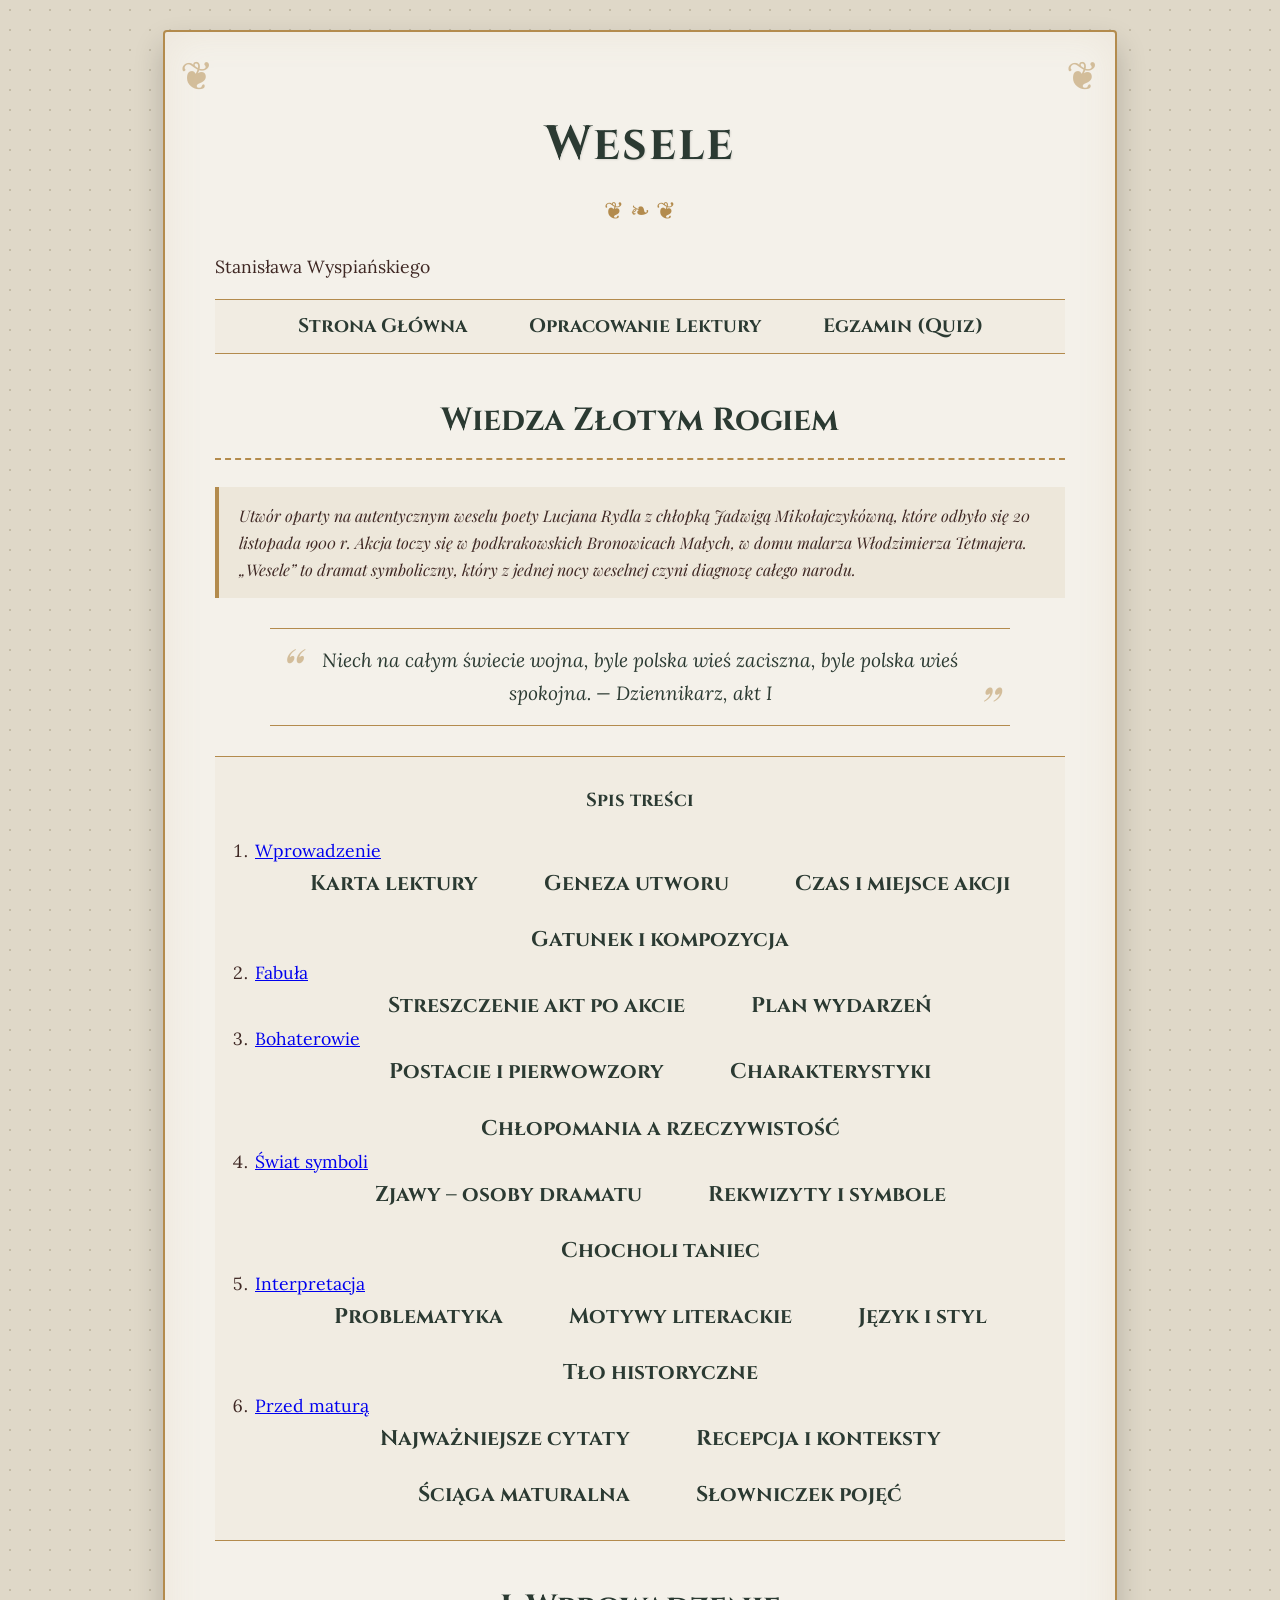
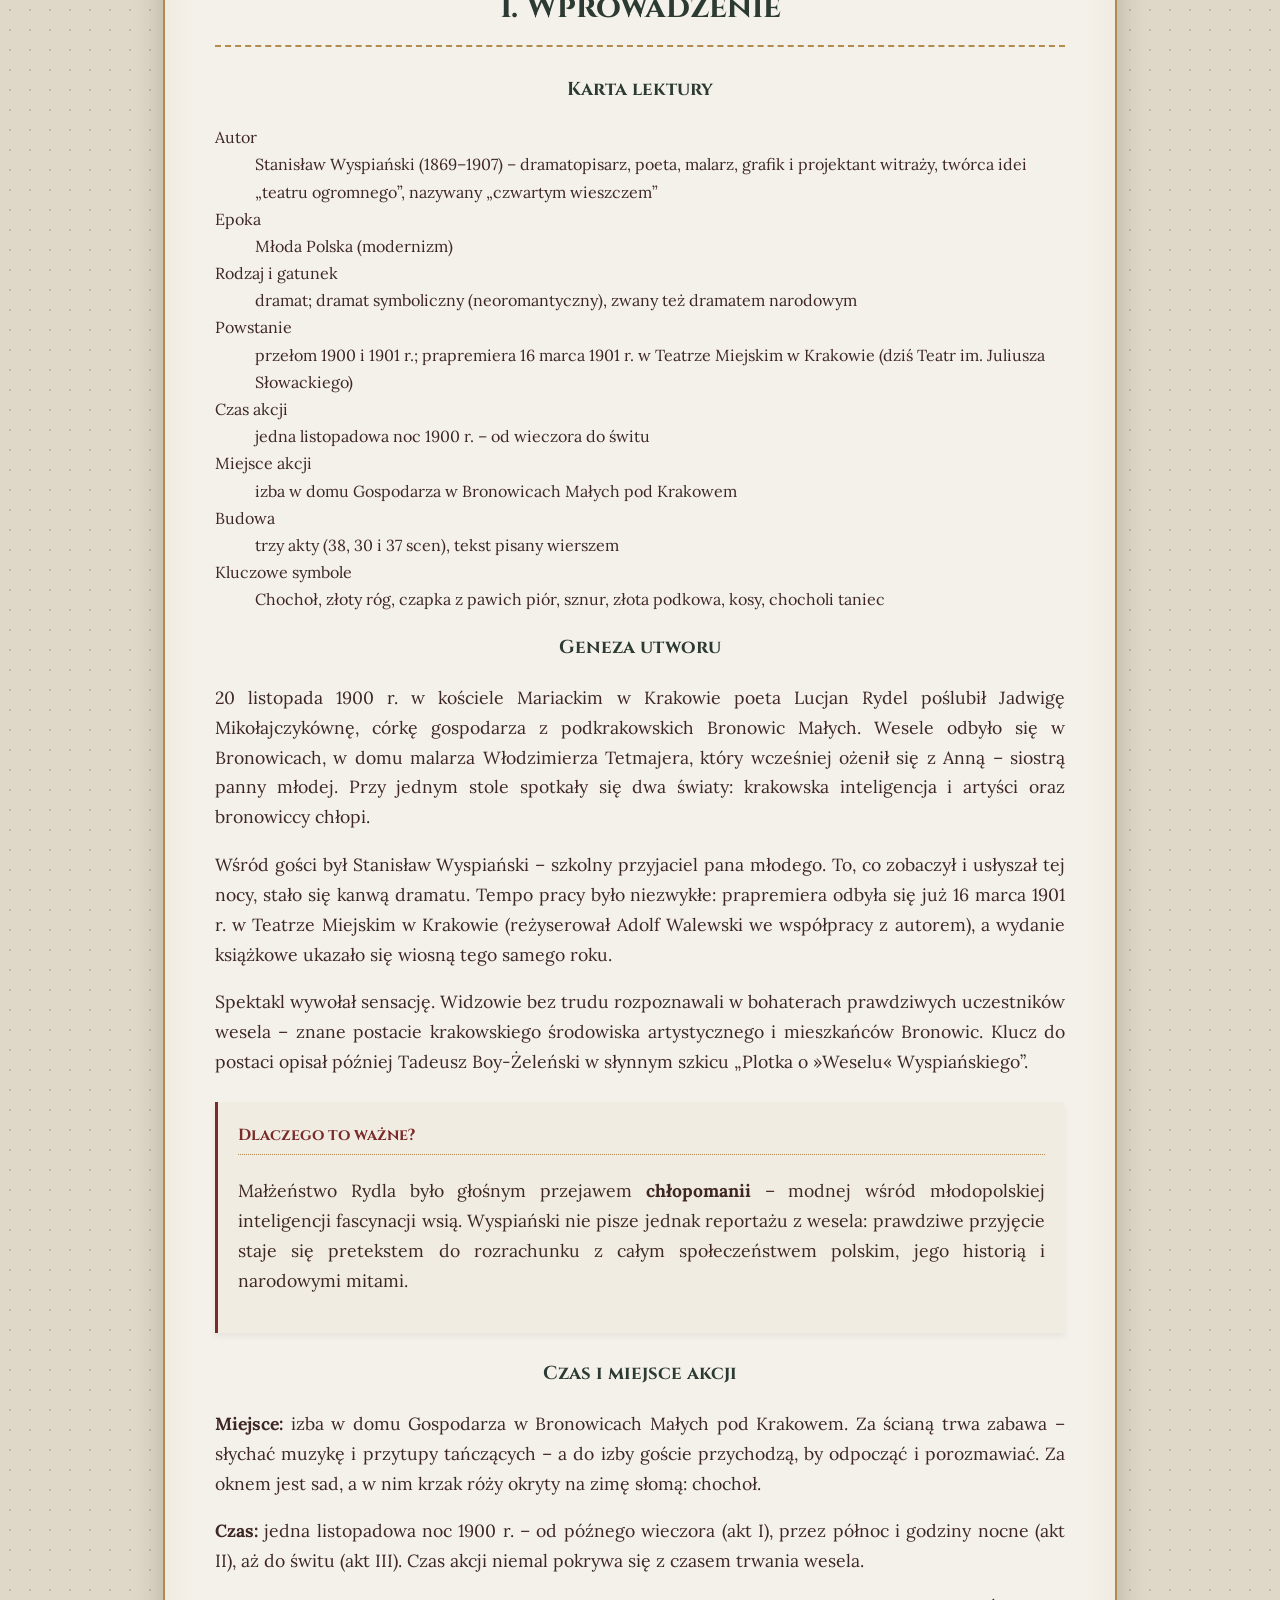
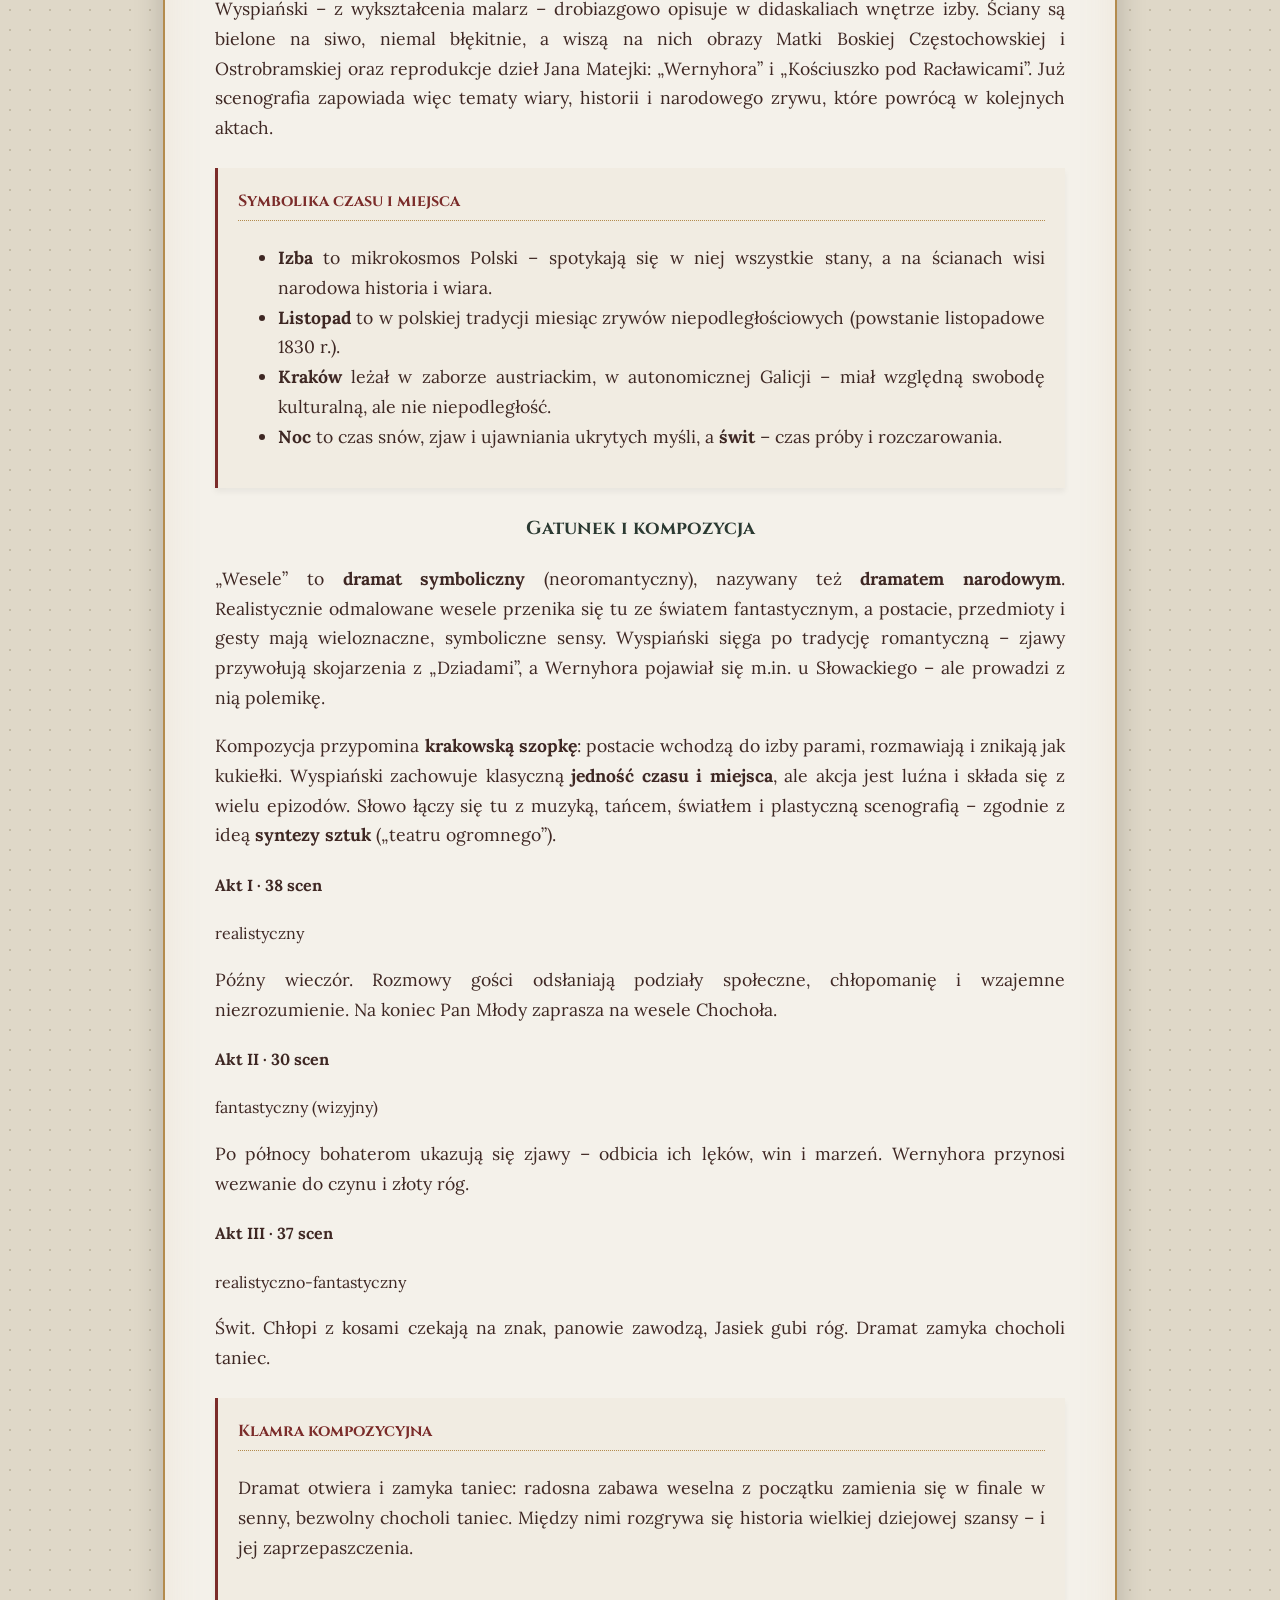
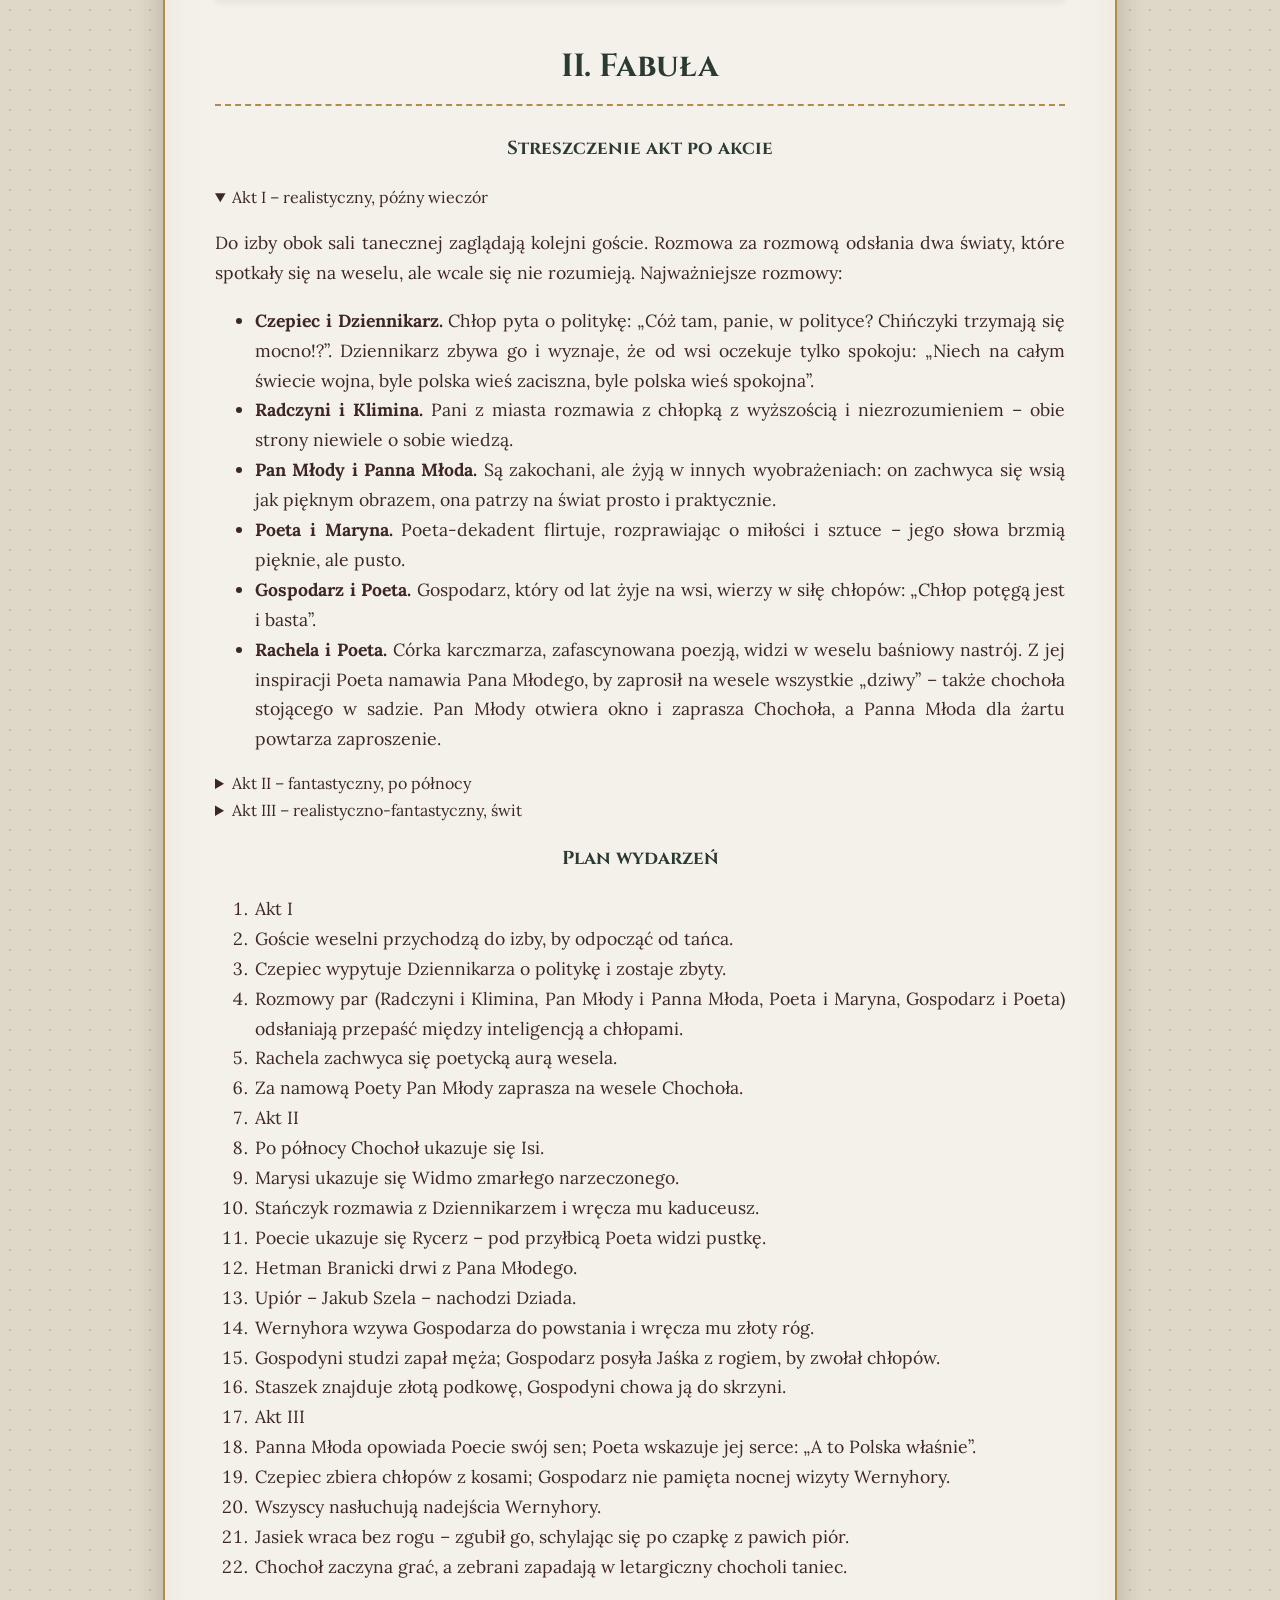
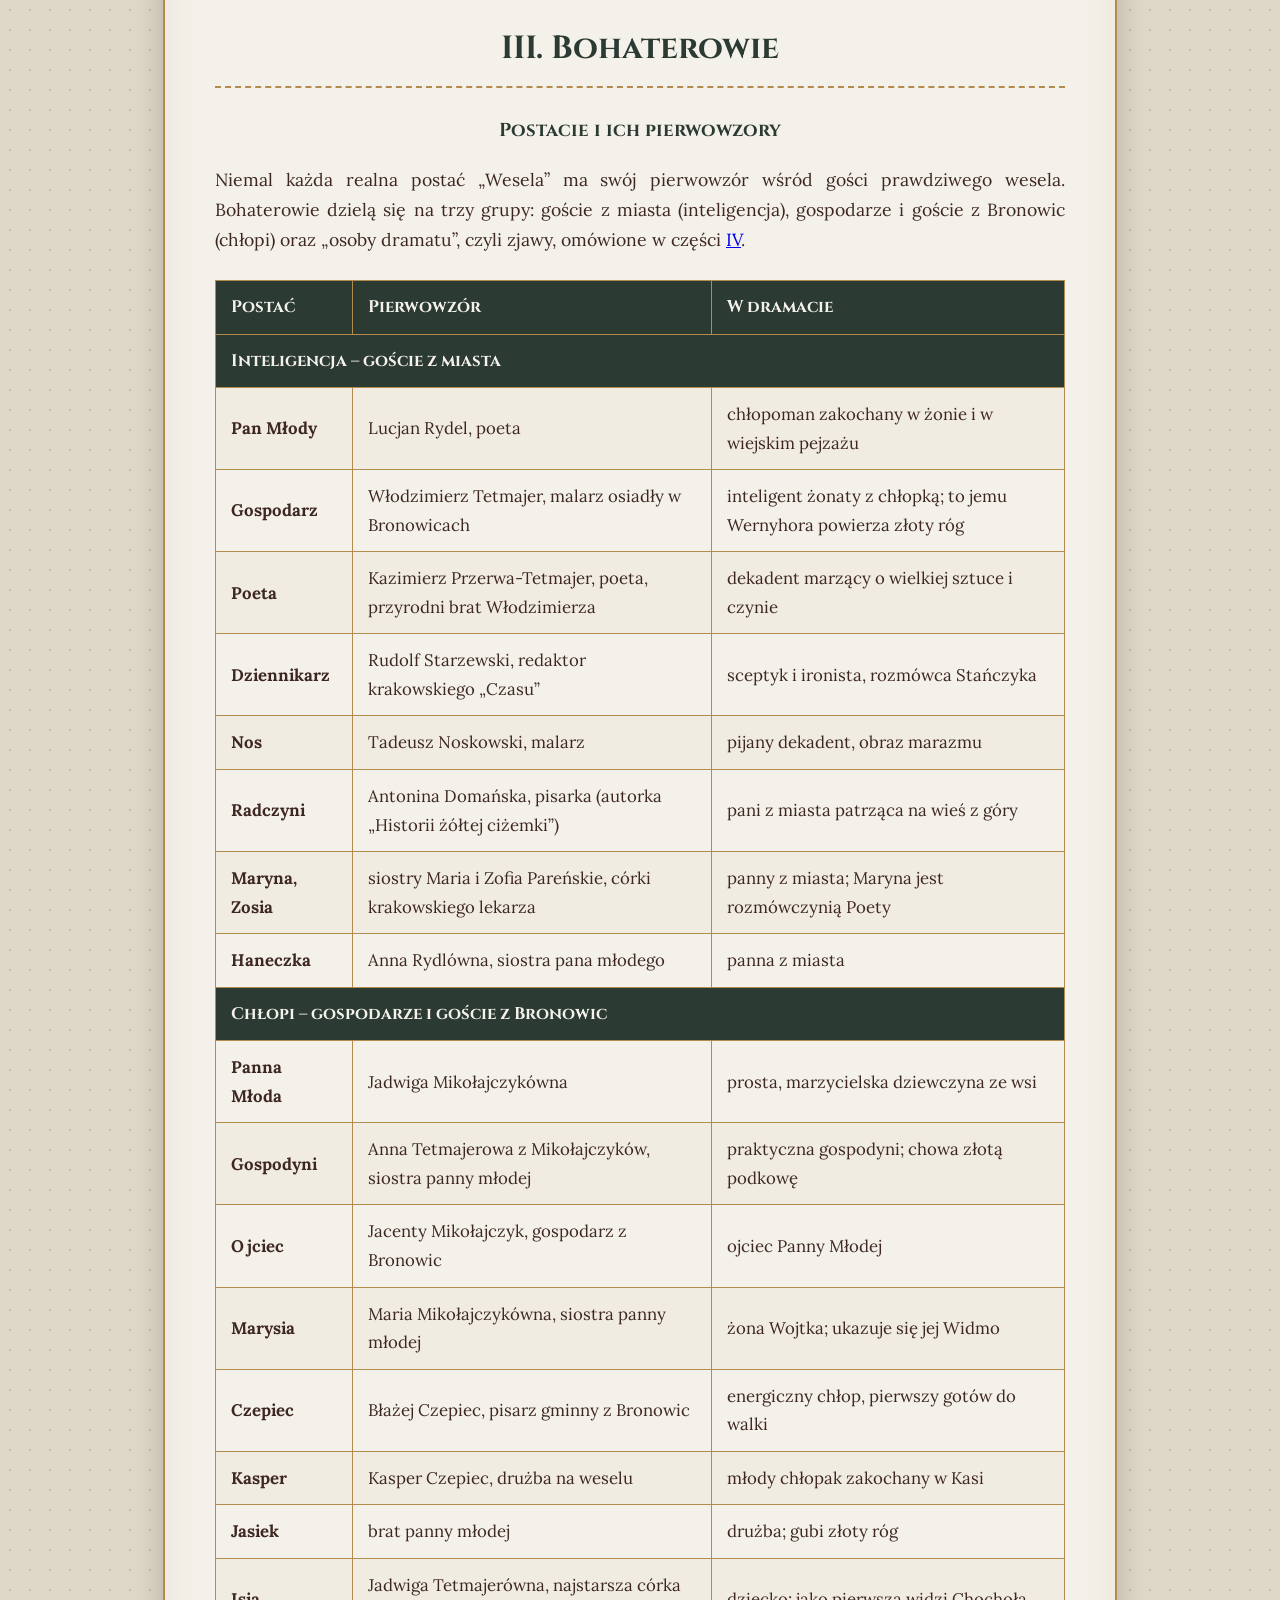
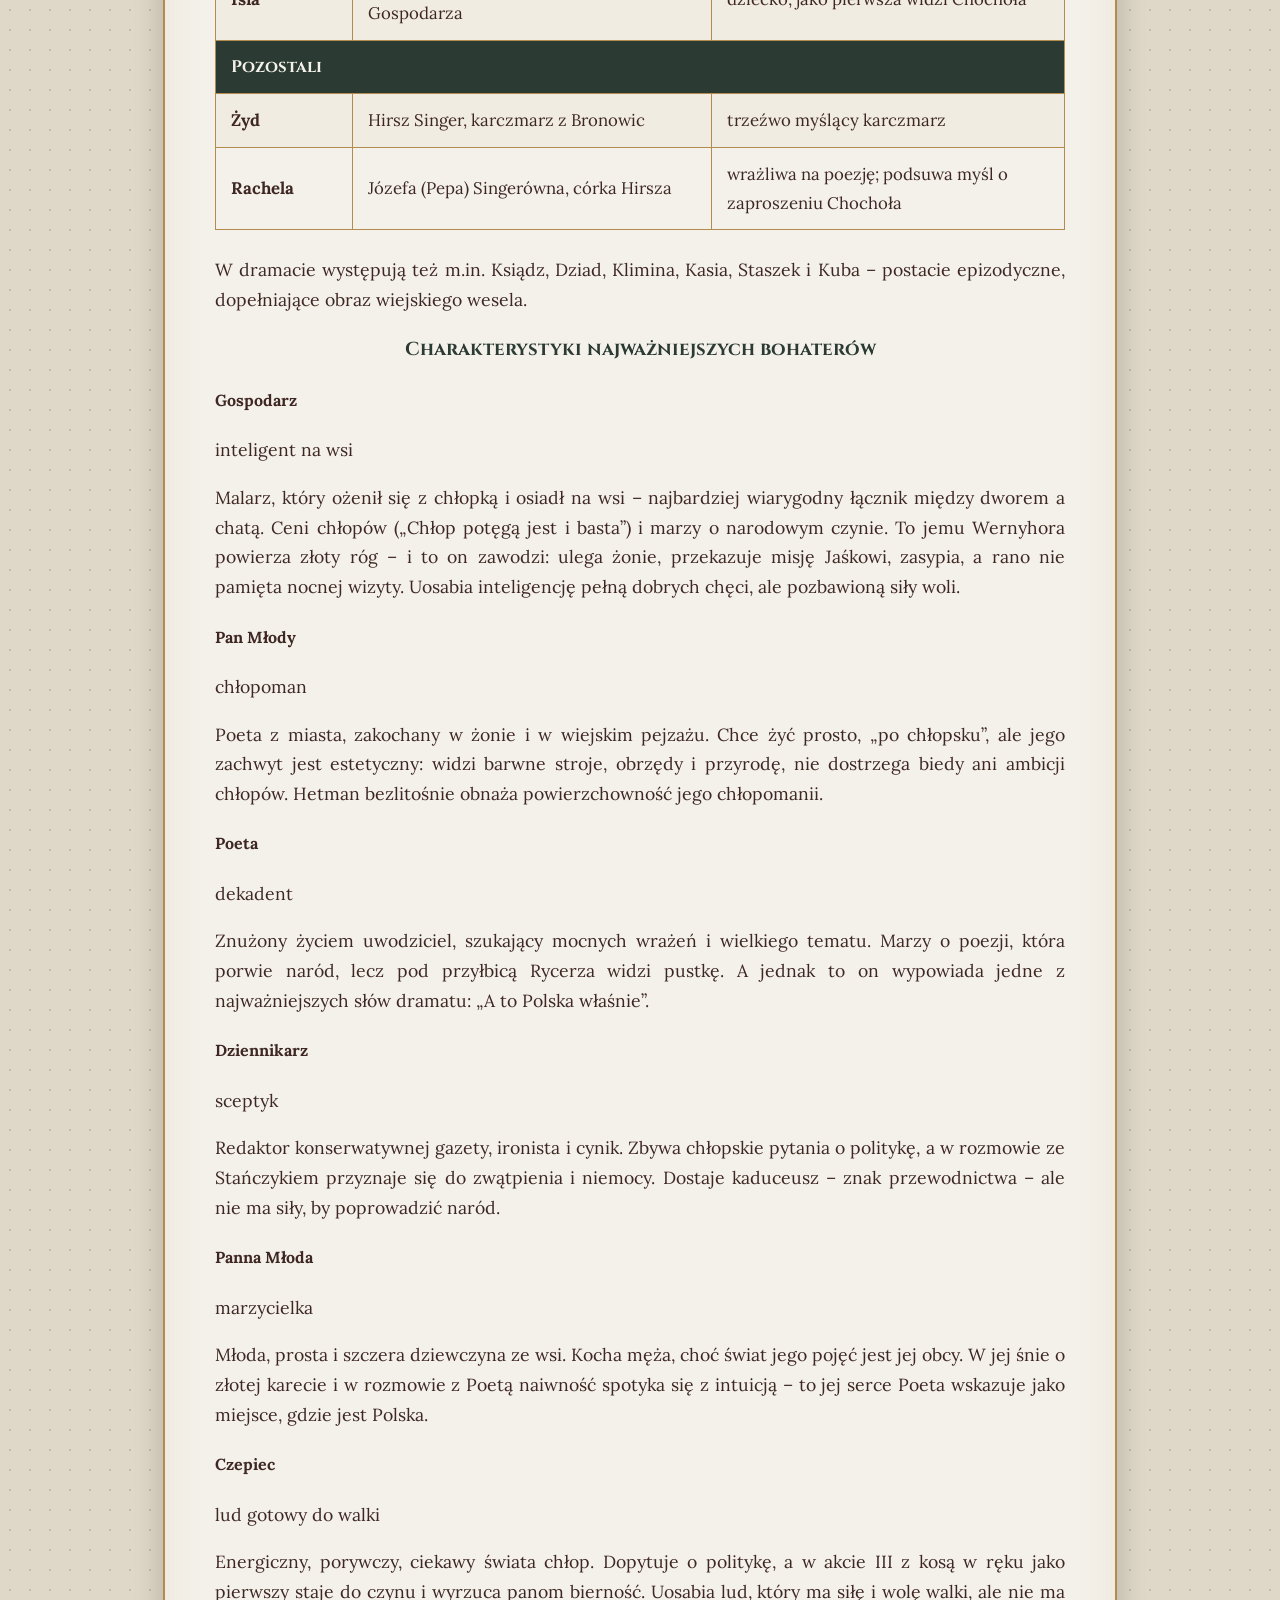
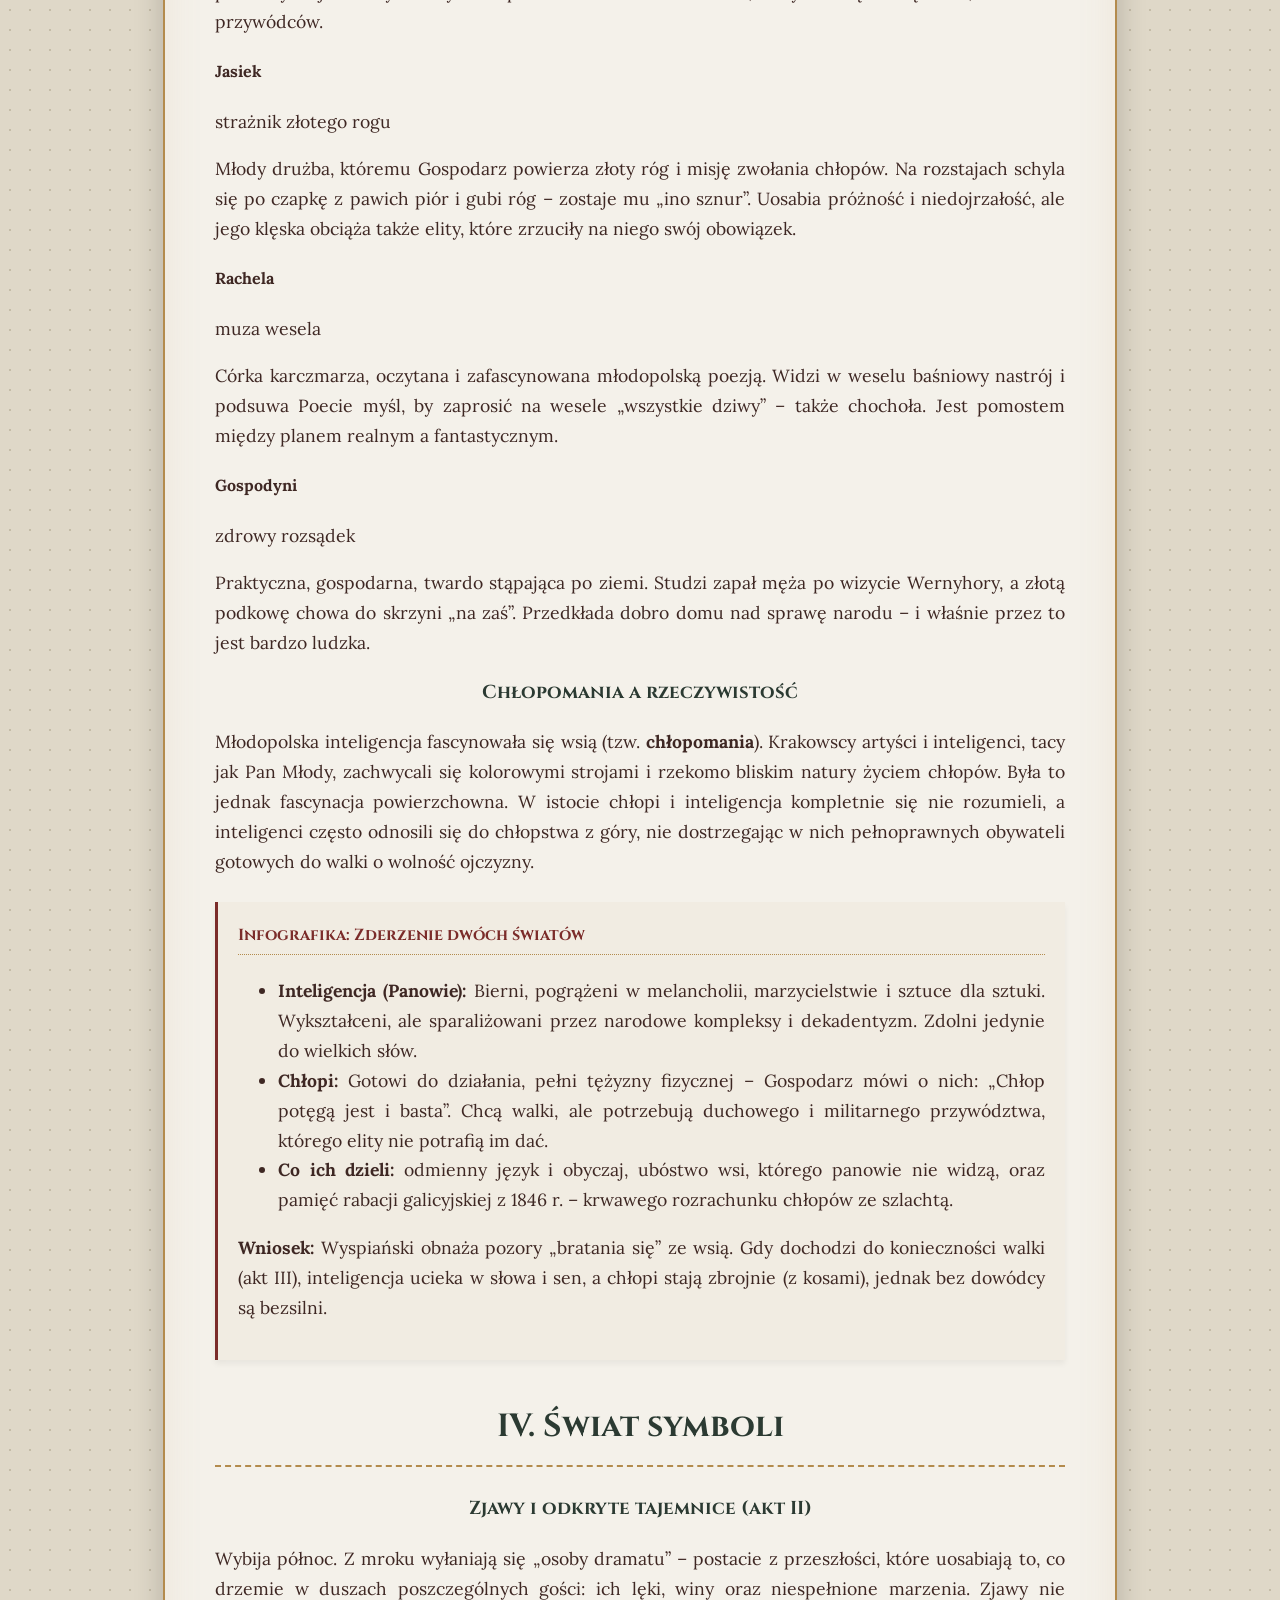
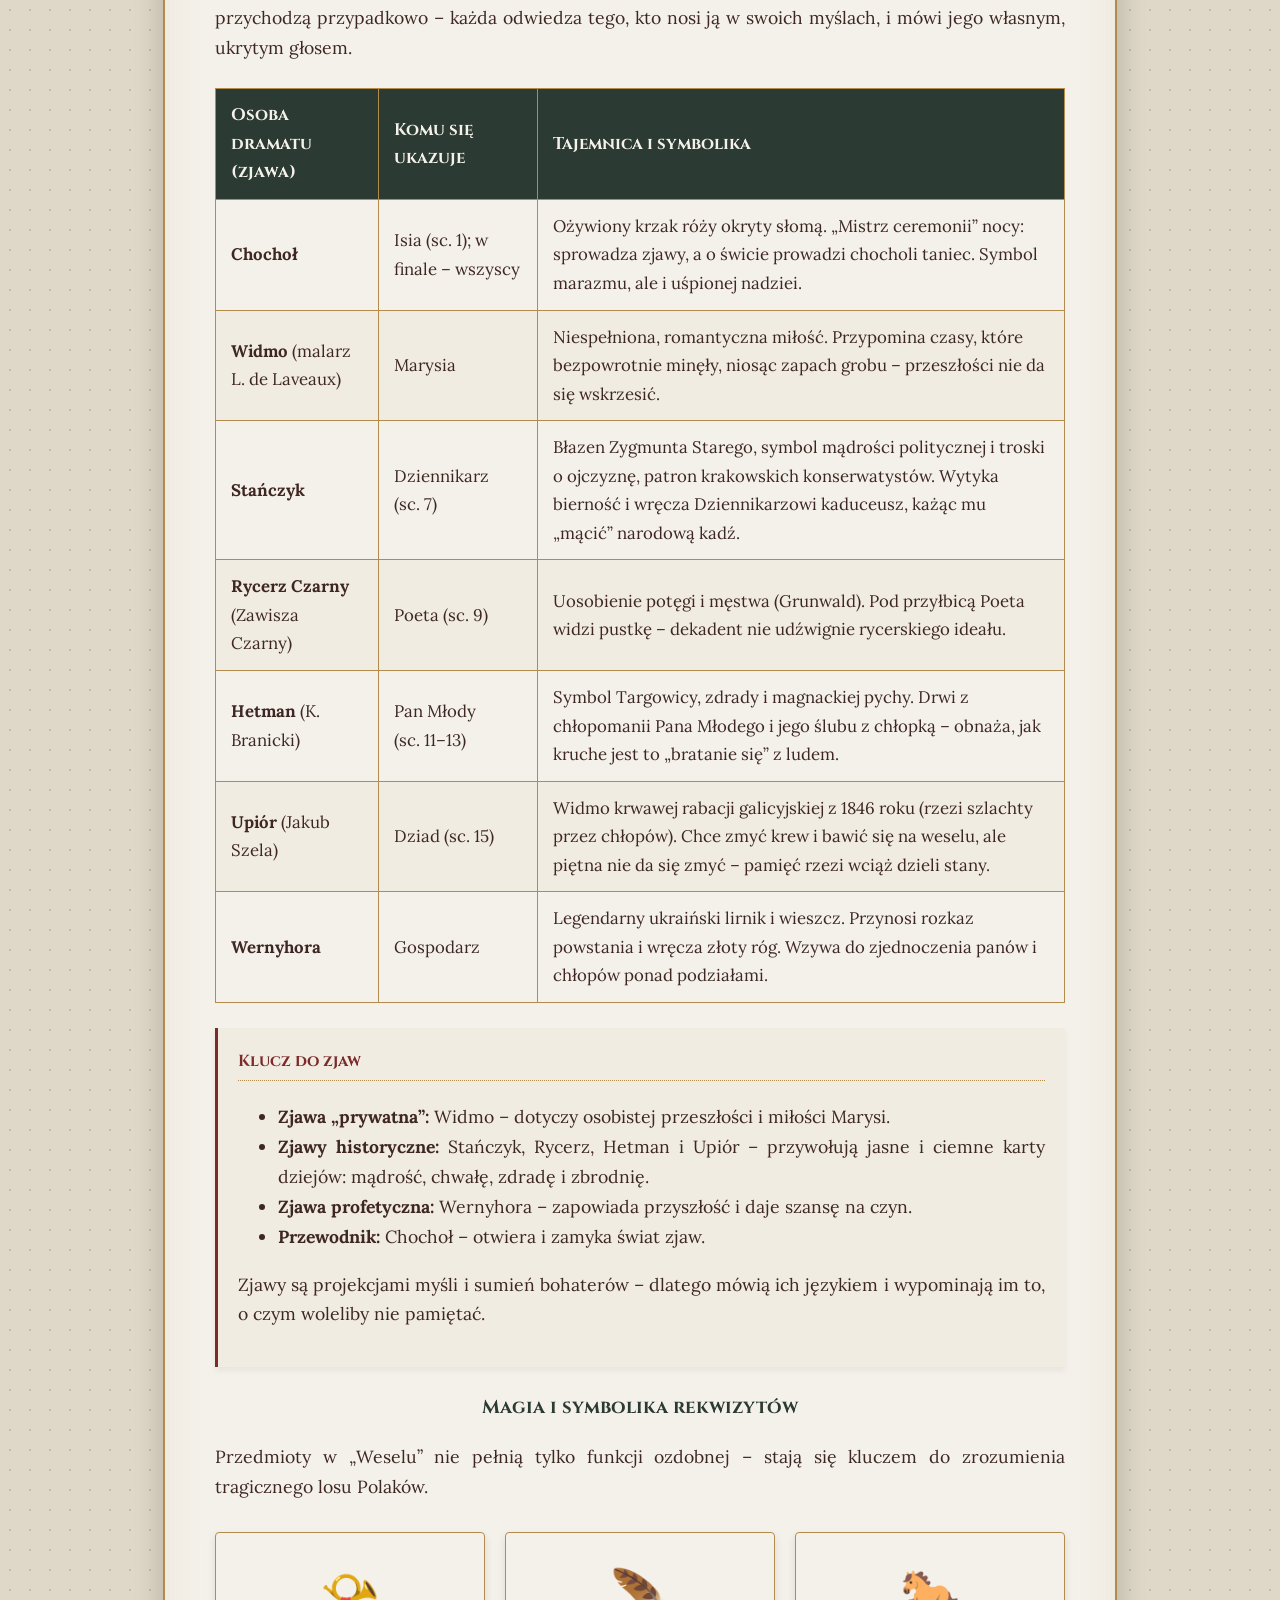
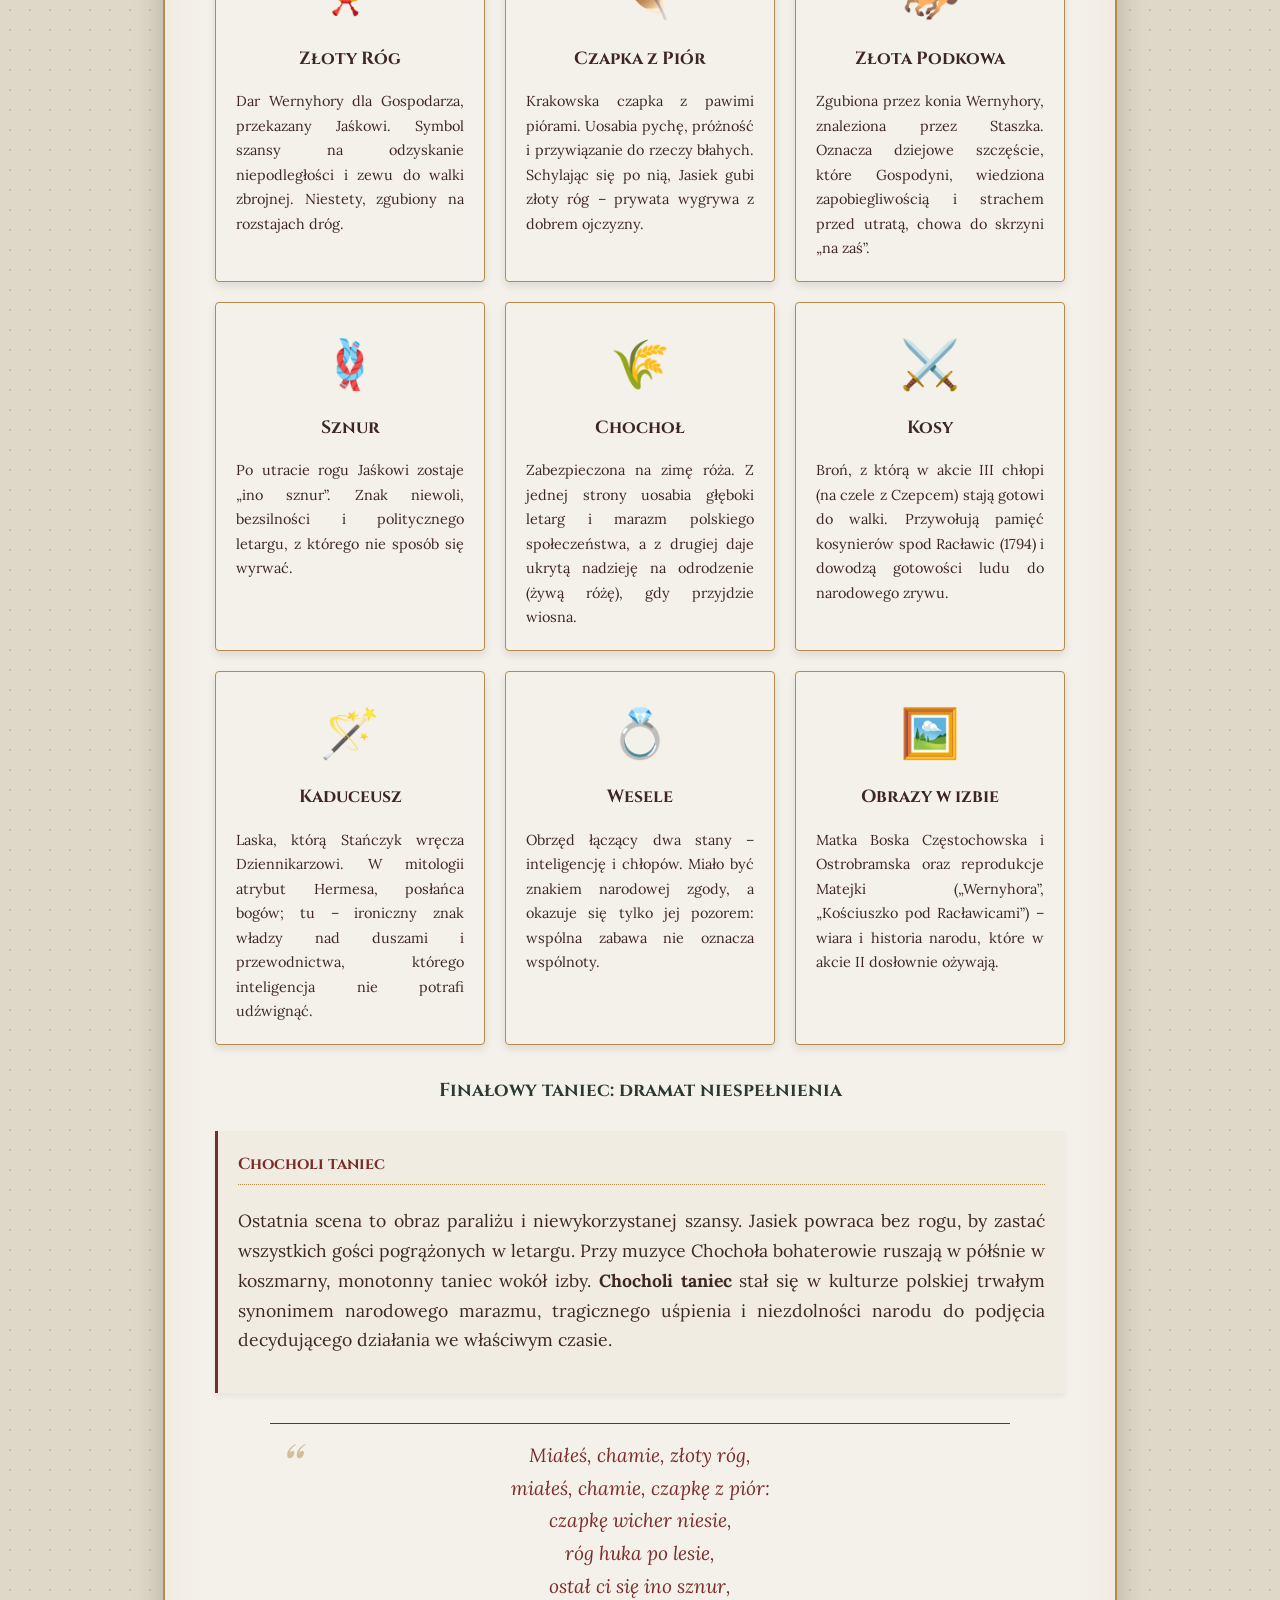
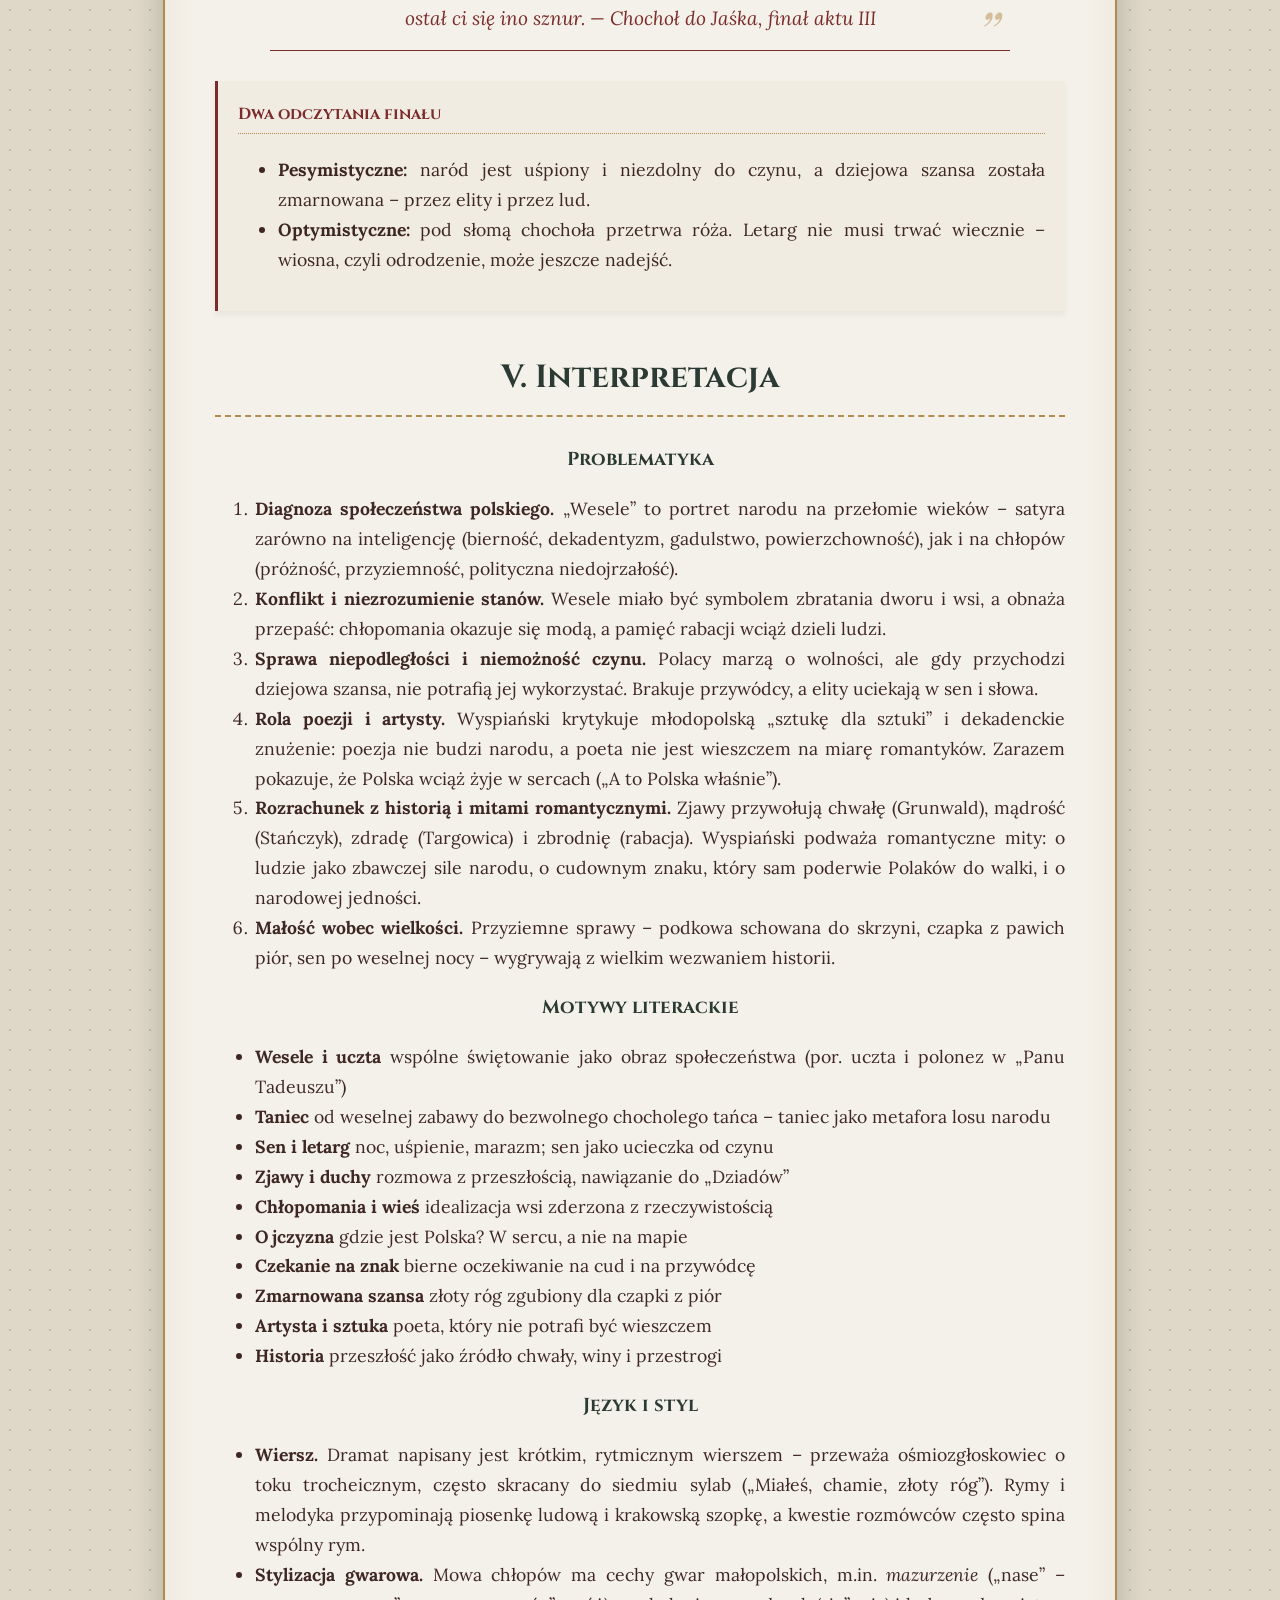
<file: opracowanie.html>
<!DOCTYPE html>
<html lang="pl">
<head>
    <meta charset="UTF-8">
    <meta name="viewport" content="width=device-width, initial-scale=1.0">
    <title>Wesele - Opracowanie Lektury</title>
    <meta name="description" content="Opracowanie „Wesela” Wyspiańskiego: geneza, czas i miejsce akcji, kompozycja, streszczenie aktów, plan wydarzeń, bohaterowie i pierwowzory, zjawy, symbole, problematyka, cytaty i ściąga maturalna.">
    <link rel="icon" href="assets/img/favicon.svg" type="image/svg+xml">
    <link rel="preconnect" href="https://fonts.googleapis.com">
    <link rel="preconnect" href="https://fonts.gstatic.com" crossorigin>
    <link href="https://fonts.googleapis.com/css2?family=Cinzel:wght@600;700&family=Lora:ital,wght@0,400;0,700;1,400;1,700&family=Playfair+Display:ital,wght@0,600;1,600&display=swap" rel="stylesheet">
    <link rel="stylesheet" href="assets/css/style.css">
</head>
<body>

<div class="container fade-in">
    <h1 id="top">Wesele</h1>
    <div class="ornament">❦ ❧ ❦</div>
    <p class="subtitle">Stanisława Wyspiańskiego</p>

    <!-- Nawigacja -->
    <nav class="site-nav" aria-label="Menu główne">
        <ul>
            <li><a href="index.html">Strona Główna</a></li>
            <li><a href="opracowanie.html" aria-current="page">Opracowanie Lektury</a></li>
            <li><a href="quiz.html">Egzamin (Quiz)</a></li>
        </ul>
    </nav>

    <div class="section" id="edukacja">
        <h2>Wiedza Złotym Rogiem</h2>

        <div class="box">
            Utwór oparty na autentycznym weselu poety Lucjana Rydla z chłopką Jadwigą Mikołajczykówną, które odbyło się 20 listopada 1900 r.
            Akcja toczy się w podkrakowskich Bronowicach Małych, w domu malarza Włodzimierza Tetmajera. „Wesele” to dramat symboliczny, który z jednej nocy weselnej czyni diagnozę całego narodu.
        </div>

        <div class="quote-box">
            Niech na całym świecie wojna, byle polska wieś zaciszna, byle polska wieś spokojna.
            <span class="quote-author">— Dziennikarz, akt I</span>
        </div>

        <!-- Spis treści -->
        <nav class="toc" aria-labelledby="spis">
            <h3 id="spis">Spis treści</h3>
            <ol>
                <li><a href="#wprowadzenie">Wprowadzenie</a>
                    <ul>
                        <li><a href="#karta">Karta lektury</a></li>
                        <li><a href="#geneza">Geneza utworu</a></li>
                        <li><a href="#czas-miejsce">Czas i miejsce akcji</a></li>
                        <li><a href="#gatunek">Gatunek i kompozycja</a></li>
                    </ul>
                </li>
                <li><a href="#fabula">Fabuła</a>
                    <ul>
                        <li><a href="#streszczenie">Streszczenie akt po akcie</a></li>
                        <li><a href="#plan">Plan wydarzeń</a></li>
                    </ul>
                </li>
                <li><a href="#bohaterowie">Bohaterowie</a>
                    <ul>
                        <li><a href="#pierwowzory">Postacie i pierwowzory</a></li>
                        <li><a href="#charakterystyki">Charakterystyki</a></li>
                        <li><a href="#chlopomania">Chłopomania a rzeczywistość</a></li>
                    </ul>
                </li>
                <li><a href="#swiat-symboli">Świat symboli</a>
                    <ul>
                        <li><a href="#zjawy">Zjawy – osoby dramatu</a></li>
                        <li><a href="#rekwizyty">Rekwizyty i symbole</a></li>
                        <li><a href="#chocholi-taniec">Chocholi taniec</a></li>
                    </ul>
                </li>
                <li><a href="#interpretacja">Interpretacja</a>
                    <ul>
                        <li><a href="#problematyka">Problematyka</a></li>
                        <li><a href="#motywy">Motywy literackie</a></li>
                        <li><a href="#jezyk">Język i styl</a></li>
                        <li><a href="#tlo">Tło historyczne</a></li>
                    </ul>
                </li>
                <li><a href="#matura">Przed maturą</a>
                    <ul>
                        <li><a href="#cytaty">Najważniejsze cytaty</a></li>
                        <li><a href="#recepcja">Recepcja i konteksty</a></li>
                        <li><a href="#sciaga">Ściąga maturalna</a></li>
                        <li><a href="#slowniczek">Słowniczek pojęć</a></li>
                    </ul>
                </li>
            </ol>
        </nav>

        <!-- ============ I. WPROWADZENIE ============ -->
        <section id="wprowadzenie">
            <h2>I. Wprowadzenie</h2>

            <h3 id="karta">Karta lektury</h3>
            <dl class="facts">
                <dt>Autor</dt>
                <dd>Stanisław Wyspiański (1869–1907) – dramatopisarz, poeta, malarz, grafik i projektant witraży, twórca idei „teatru ogromnego”, nazywany „czwartym wieszczem”</dd>
                <dt>Epoka</dt>
                <dd>Młoda Polska (modernizm)</dd>
                <dt>Rodzaj i gatunek</dt>
                <dd>dramat; dramat symboliczny (neoromantyczny), zwany też dramatem narodowym</dd>
                <dt>Powstanie</dt>
                <dd>przełom 1900 i 1901 r.; prapremiera 16 marca 1901 r. w Teatrze Miejskim w Krakowie (dziś Teatr im. Juliusza Słowackiego)</dd>
                <dt>Czas akcji</dt>
                <dd>jedna listopadowa noc 1900 r. – od wieczora do świtu</dd>
                <dt>Miejsce akcji</dt>
                <dd>izba w domu Gospodarza w Bronowicach Małych pod Krakowem</dd>
                <dt>Budowa</dt>
                <dd>trzy akty (38, 30 i 37 scen), tekst pisany wierszem</dd>
                <dt>Kluczowe symbole</dt>
                <dd>Chochoł, złoty róg, czapka z pawich piór, sznur, złota podkowa, kosy, chocholi taniec</dd>
            </dl>

            <h3 id="geneza">Geneza utworu</h3>
            <p>
                20 listopada 1900 r. w kościele Mariackim w Krakowie poeta Lucjan Rydel poślubił Jadwigę Mikołajczykównę, córkę gospodarza z podkrakowskich Bronowic Małych. Wesele odbyło się w Bronowicach, w domu malarza Włodzimierza Tetmajera, który wcześniej ożenił się z Anną – siostrą panny młodej. Przy jednym stole spotkały się dwa światy: krakowska inteligencja i artyści oraz bronowiccy chłopi.
            </p>
            <p>
                Wśród gości był Stanisław Wyspiański – szkolny przyjaciel pana młodego. To, co zobaczył i usłyszał tej nocy, stało się kanwą dramatu. Tempo pracy było niezwykłe: prapremiera odbyła się już 16 marca 1901 r. w Teatrze Miejskim w Krakowie (reżyserował Adolf Walewski we współpracy z autorem), a wydanie książkowe ukazało się wiosną tego samego roku.
            </p>
            <p>
                Spektakl wywołał sensację. Widzowie bez trudu rozpoznawali w bohaterach prawdziwych uczestników wesela – znane postacie krakowskiego środowiska artystycznego i mieszkańców Bronowic. Klucz do postaci opisał później Tadeusz Boy-Żeleński w słynnym szkicu „Plotka o »Weselu« Wyspiańskiego”.
            </p>

            <div class="knowledge-capsule">
                <h4>Dlaczego to ważne?</h4>
                <p>Małżeństwo Rydla było głośnym przejawem <strong>chłopomanii</strong> – modnej wśród młodopolskiej inteligencji fascynacji wsią. Wyspiański nie pisze jednak reportażu z wesela: prawdziwe przyjęcie staje się pretekstem do rozrachunku z całym społeczeństwem polskim, jego historią i narodowymi mitami.</p>
            </div>

            <h3 id="czas-miejsce">Czas i miejsce akcji</h3>
            <p>
                <strong>Miejsce:</strong> izba w domu Gospodarza w Bronowicach Małych pod Krakowem. Za ścianą trwa zabawa – słychać muzykę i przytupy tańczących – a do izby goście przychodzą, by odpocząć i porozmawiać. Za oknem jest sad, a w nim krzak róży okryty na zimę słomą: chochoł.
            </p>
            <p>
                <strong>Czas:</strong> jedna listopadowa noc 1900 r. – od późnego wieczora (akt I), przez północ i godziny nocne (akt II), aż do świtu (akt III). Czas akcji niemal pokrywa się z czasem trwania wesela.
            </p>
            <p>
                Wyspiański – z wykształcenia malarz – drobiazgowo opisuje w didaskaliach wnętrze izby. Ściany są bielone na siwo, niemal błękitnie, a wiszą na nich obrazy Matki Boskiej Częstochowskiej i Ostrobramskiej oraz reprodukcje dzieł Jana Matejki: „Wernyhora” i „Kościuszko pod Racławicami”. Już scenografia zapowiada więc tematy wiary, historii i narodowego zrywu, które powrócą w kolejnych aktach.
            </p>

            <div class="knowledge-capsule">
                <h4>Symbolika czasu i miejsca</h4>
                <ul>
                    <li><strong>Izba</strong> to mikrokosmos Polski – spotykają się w niej wszystkie stany, a na ścianach wisi narodowa historia i wiara.</li>
                    <li><strong>Listopad</strong> to w polskiej tradycji miesiąc zrywów niepodległościowych (powstanie listopadowe 1830 r.).</li>
                    <li><strong>Kraków</strong> leżał w zaborze austriackim, w autonomicznej Galicji – miał względną swobodę kulturalną, ale nie niepodległość.</li>
                    <li><strong>Noc</strong> to czas snów, zjaw i ujawniania ukrytych myśli, a <strong>świt</strong> – czas próby i rozczarowania.</li>
                </ul>
            </div>

            <h3 id="gatunek">Gatunek i kompozycja</h3>
            <p>
                „Wesele” to <strong>dramat symboliczny</strong> (neoromantyczny), nazywany też <strong>dramatem narodowym</strong>. Realistycznie odmalowane wesele przenika się tu ze światem fantastycznym, a postacie, przedmioty i gesty mają wieloznaczne, symboliczne sensy. Wyspiański sięga po tradycję romantyczną – zjawy przywołują skojarzenia z „Dziadami”, a Wernyhora pojawiał się m.in. u Słowackiego – ale prowadzi z nią polemikę.
            </p>
            <p>
                Kompozycja przypomina <strong>krakowską szopkę</strong>: postacie wchodzą do izby parami, rozmawiają i znikają jak kukiełki. Wyspiański zachowuje klasyczną <strong>jedność czasu i miejsca</strong>, ale akcja jest luźna i składa się z wielu epizodów. Słowo łączy się tu z muzyką, tańcem, światłem i plastyczną scenografią – zgodnie z ideą <strong>syntezy sztuk</strong> („teatru ogromnego”).
            </p>

            <div class="acts-grid">
                <div class="act-card">
                    <h4>Akt I · 38 scen</h4>
                    <span class="act-type">realistyczny</span>
                    <p>Późny wieczór. Rozmowy gości odsłaniają podziały społeczne, chłopomanię i wzajemne niezrozumienie. Na koniec Pan Młody zaprasza na wesele Chochoła.</p>
                </div>
                <div class="act-card">
                    <h4>Akt II · 30 scen</h4>
                    <span class="act-type">fantastyczny (wizyjny)</span>
                    <p>Po północy bohaterom ukazują się zjawy – odbicia ich lęków, win i marzeń. Wernyhora przynosi wezwanie do czynu i złoty róg.</p>
                </div>
                <div class="act-card">
                    <h4>Akt III · 37 scen</h4>
                    <span class="act-type">realistyczno-fantastyczny</span>
                    <p>Świt. Chłopi z kosami czekają na znak, panowie zawodzą, Jasiek gubi róg. Dramat zamyka chocholi taniec.</p>
                </div>
            </div>

            <div class="knowledge-capsule">
                <h4>Klamra kompozycyjna</h4>
                <p>Dramat otwiera i zamyka taniec: radosna zabawa weselna z początku zamienia się w finale w senny, bezwolny chocholi taniec. Między nimi rozgrywa się historia wielkiej dziejowej szansy – i jej zaprzepaszczenia.</p>
            </div>
        </section>

        <!-- ============ II. FABUŁA ============ -->
        <section id="fabula">
            <h2>II. Fabuła</h2>

            <h3 id="streszczenie">Streszczenie akt po akcie</h3>

            <details class="act" open>
                <summary>Akt I <span class="act-tag">– realistyczny, późny wieczór</span></summary>
                <div class="act-body">
                    <p>Do izby obok sali tanecznej zaglądają kolejni goście. Rozmowa za rozmową odsłania dwa światy, które spotkały się na weselu, ale wcale się nie rozumieją. Najważniejsze rozmowy:</p>
                    <ul>
                        <li><strong>Czepiec i Dziennikarz.</strong> Chłop pyta o politykę: „Cóż tam, panie, w polityce? Chińczyki trzymają się mocno!?”. Dziennikarz zbywa go i wyznaje, że od wsi oczekuje tylko spokoju: „Niech na całym świecie wojna, byle polska wieś zaciszna, byle polska wieś spokojna”.</li>
                        <li><strong>Radczyni i Klimina.</strong> Pani z miasta rozmawia z chłopką z wyższością i niezrozumieniem – obie strony niewiele o sobie wiedzą.</li>
                        <li><strong>Pan Młody i Panna Młoda.</strong> Są zakochani, ale żyją w innych wyobrażeniach: on zachwyca się wsią jak pięknym obrazem, ona patrzy na świat prosto i praktycznie.</li>
                        <li><strong>Poeta i Maryna.</strong> Poeta-dekadent flirtuje, rozprawiając o miłości i sztuce – jego słowa brzmią pięknie, ale pusto.</li>
                        <li><strong>Gospodarz i Poeta.</strong> Gospodarz, który od lat żyje na wsi, wierzy w siłę chłopów: „Chłop potęgą jest i basta”.</li>
                        <li><strong>Rachela i Poeta.</strong> Córka karczmarza, zafascynowana poezją, widzi w weselu baśniowy nastrój. Z jej inspiracji Poeta namawia Pana Młodego, by zaprosił na wesele wszystkie „dziwy” – także chochoła stojącego w sadzie. Pan Młody otwiera okno i zaprasza Chochoła, a Panna Młoda dla żartu powtarza zaproszenie.</li>
                    </ul>
                </div>
            </details>

            <details class="act">
                <summary>Akt II <span class="act-tag">– fantastyczny, po północy</span></summary>
                <div class="act-body">
                    <p>Na zaproszenie z aktu I przychodzi Chochoł – i sprowadza na wesele „gości” z innego świata. Każda zjawa ukazuje się temu, kto nosi ją w swoich myślach.</p>
                    <ul>
                        <li><strong>Isia i Chochoł</strong> (sc.&nbsp;1). Córka Gospodarza jako pierwsza widzi słomianego przybysza („Kto mnie wołał, czego chciał…”) i przegania go, wołając na niego „głupi śmieciu”. Chochoł zapowiada, że przyjedzie tu „gości wiele”.</li>
                        <li><strong>Marysia i Widmo.</strong> Siostrze Panny Młodej ukazuje się jej zmarły narzeczony, malarz. Wspomina dawną miłość, ale bije od niego chłód i zapach grobu – Marysia odtrąca zjawę; przeszłości nie da się wskrzesić.</li>
                        <li><strong>Dziennikarz i Stańczyk</strong> (sc.&nbsp;7). Królewski błazen – symbol politycznej mądrości – wytyka Dziennikarzowi jałowość i bierność. Dziennikarz przyznaje się do zwątpienia, a Stańczyk wręcza mu kaduceusz, by nim „mącił” narodową kadź, czyli poruszał sumienia rodaków.</li>
                        <li><strong>Poeta i Rycerz Czarny</strong> (sc.&nbsp;9). Zawisza Czarny, wcielenie rycerskiej siły i chwały Grunwaldu, przypomina Poecie o powinnościach artysty. Gdy Poeta zagląda pod przyłbicę Rycerza, widzi pustkę – odbicie własnej duchowej pustki.</li>
                        <li><strong>Pan Młody i Hetman</strong> (sc.&nbsp;11–13). Hetman Branicki, targowiczanin cierpiący męki za zdradę, drwi z Pana Młodego – pana, który „zbratał się” z chłopstwem i ożenił z chłopką. Spotkanie obnaża powierzchowność chłopomanii.</li>
                        <li><strong>Dziad i Upiór</strong> (sc.&nbsp;15). Zakrwawiony Jakub Szela, przywódca rabacji galicyjskiej z 1846 r., chce przyłączyć się do wesela i prosi o wodę, by zmyć z siebie krew. Piętna na czole nie da się jednak zmyć. Przerażony Dziad przegania zjawę.</li>
                        <li><strong>Gospodarz i Wernyhora.</strong> Legendarny lirnik – ten sam, którego Gospodarz zna z obrazu Matejki na ścianie – przybywa z wezwaniem do powstania: przed świtem trzeba rozesłać gońców i zebrać ludzi z okolicznych wsi. Wręcza Gospodarzowi złoty róg, na którego głos naród ma powstać.</li>
                        <li><strong>Po odjeździe Wernyhory.</strong> Gospodyni studzi zapał męża. Gospodarz powierza róg Jaśkowi i każe mu objechać wsie i wrócić, zanim kur zapieje po raz trzeci. Staszek znajduje złotą podkowę zgubioną przez konia Wernyhory, a Gospodyni chowa ją do malowanej skrzyni „na zaś”.</li>
                    </ul>
                </div>
            </details>

            <details class="act">
                <summary>Akt III <span class="act-tag">– realistyczno-fantastyczny, świt</span></summary>
                <div class="act-body">
                    <p>Zbliża się świt. Goście są zmęczeni, a nocne zdarzenia mieszają się z jawą.</p>
                    <ul>
                        <li><strong>Panna Młoda i Poeta</strong> (sc.&nbsp;16). Panna Młoda opowiada sen o podróży złotą karetą do Polski i pyta, gdzie ta Polska jest. Poeta każe jej położyć rękę na sercu: „A to Polska właśnie”.</li>
                        <li><strong>Czepiec z kosą.</strong> Chłopi rozmawiają o tajemniczym nocnym gościu i szykują się do walki. Wyrwany ze snu Gospodarz nie pamięta ani wizyty Wernyhory, ani danych obietnic. Czepiec zarzuca panom, że zamiast działać – tylko mówią.</li>
                        <li><strong>Oczekiwanie.</strong> Chłopi z kosami ustawionymi na sztorc stoją przed chatą i nasłuchują tętentu – znaku, że nadciąga Wernyhora. Panowie są bezradni: nie potrafią ani uwierzyć, ani poprowadzić.</li>
                        <li><strong>Powrót Jaśka.</strong> Jasiek wraca bez złotego rogu – zgubił go na rozstajach, gdy schylił się po czapkę z pawich piór. Został mu tylko sznur.</li>
                        <li><strong>Chocholi taniec.</strong> Zamiast rogu odzywa się muzyka Chochoła. Zebrani, jak w transie, ruszają w senny, bezwolny taniec, a Jasiek na próżno próbuje ich zbudzić. Chochoł drwi: „Miałeś, chamie, złoty róg…”.</li>
                    </ul>
                </div>
            </details>

            <h3 id="plan">Plan wydarzeń</h3>
            <ol class="plan">
                <li class="act-divider">Akt I</li>
                <li>Goście weselni przychodzą do izby, by odpocząć od tańca.</li>
                <li>Czepiec wypytuje Dziennikarza o politykę i zostaje zbyty.</li>
                <li>Rozmowy par (Radczyni i Klimina, Pan Młody i Panna Młoda, Poeta i Maryna, Gospodarz i Poeta) odsłaniają przepaść między inteligencją a chłopami.</li>
                <li>Rachela zachwyca się poetycką aurą wesela.</li>
                <li>Za namową Poety Pan Młody zaprasza na wesele Chochoła.</li>
                <li class="act-divider">Akt II</li>
                <li>Po północy Chochoł ukazuje się Isi.</li>
                <li>Marysi ukazuje się Widmo zmarłego narzeczonego.</li>
                <li>Stańczyk rozmawia z Dziennikarzem i wręcza mu kaduceusz.</li>
                <li>Poecie ukazuje się Rycerz – pod przyłbicą Poeta widzi pustkę.</li>
                <li>Hetman Branicki drwi z Pana Młodego.</li>
                <li>Upiór – Jakub Szela – nachodzi Dziada.</li>
                <li>Wernyhora wzywa Gospodarza do powstania i wręcza mu złoty róg.</li>
                <li>Gospodyni studzi zapał męża; Gospodarz posyła Jaśka z rogiem, by zwołał chłopów.</li>
                <li>Staszek znajduje złotą podkowę, Gospodyni chowa ją do skrzyni.</li>
                <li class="act-divider">Akt III</li>
                <li>Panna Młoda opowiada Poecie swój sen; Poeta wskazuje jej serce: „A to Polska właśnie”.</li>
                <li>Czepiec zbiera chłopów z kosami; Gospodarz nie pamięta nocnej wizyty Wernyhory.</li>
                <li>Wszyscy nasłuchują nadejścia Wernyhory.</li>
                <li>Jasiek wraca bez rogu – zgubił go, schylając się po czapkę z pawich piór.</li>
                <li>Chochoł zaczyna grać, a zebrani zapadają w letargiczny chocholi taniec.</li>
            </ol>
        </section>

        <!-- ============ III. BOHATEROWIE ============ -->
        <section id="bohaterowie">
            <h2>III. Bohaterowie</h2>

            <h3 id="pierwowzory">Postacie i ich pierwowzory</h3>
            <p>Niemal każda realna postać „Wesela” ma swój pierwowzór wśród gości prawdziwego wesela. Bohaterowie dzielą się na trzy grupy: goście z miasta (inteligencja), gospodarze i goście z Bronowic (chłopi) oraz „osoby dramatu”, czyli zjawy, omówione w części <a href="#zjawy">IV</a>.</p>

            <div class="table-wrap">
                <table class="table-postacie">
                    <thead>
                        <tr>
                            <th scope="col">Postać</th>
                            <th scope="col">Pierwowzór</th>
                            <th scope="col">W dramacie</th>
                        </tr>
                    </thead>
                    <tbody>
                        <tr class="group-row"><th colspan="3" scope="colgroup">Inteligencja – goście z miasta</th></tr>
                        <tr><td><strong>Pan Młody</strong></td><td>Lucjan Rydel, poeta</td><td>chłopoman zakochany w żonie i w wiejskim pejzażu</td></tr>
                        <tr><td><strong>Gospodarz</strong></td><td>Włodzimierz Tetmajer, malarz osiadły w Bronowicach</td><td>inteligent żonaty z chłopką; to jemu Wernyhora powierza złoty róg</td></tr>
                        <tr><td><strong>Poeta</strong></td><td>Kazimierz Przerwa-Tetmajer, poeta, przyrodni brat Włodzimierza</td><td>dekadent marzący o wielkiej sztuce i czynie</td></tr>
                        <tr><td><strong>Dziennikarz</strong></td><td>Rudolf Starzewski, redaktor krakowskiego „Czasu”</td><td>sceptyk i ironista, rozmówca Stańczyka</td></tr>
                        <tr><td><strong>Nos</strong></td><td>Tadeusz Noskowski, malarz</td><td>pijany dekadent, obraz marazmu</td></tr>
                        <tr><td><strong>Radczyni</strong></td><td>Antonina Domańska, pisarka (autorka „Historii żółtej ciżemki”)</td><td>pani z miasta patrząca na wieś z góry</td></tr>
                        <tr><td><strong>Maryna, Zosia</strong></td><td>siostry Maria i Zofia Pareńskie, córki krakowskiego lekarza</td><td>panny z miasta; Maryna jest rozmówczynią Poety</td></tr>
                        <tr><td><strong>Haneczka</strong></td><td>Anna Rydlówna, siostra pana młodego</td><td>panna z miasta</td></tr>
                        <tr class="group-row"><th colspan="3" scope="colgroup">Chłopi – gospodarze i goście z Bronowic</th></tr>
                        <tr><td><strong>Panna Młoda</strong></td><td>Jadwiga Mikołajczykówna</td><td>prosta, marzycielska dziewczyna ze wsi</td></tr>
                        <tr><td><strong>Gospodyni</strong></td><td>Anna Tetmajerowa z Mikołajczyków, siostra panny młodej</td><td>praktyczna gospodyni; chowa złotą podkowę</td></tr>
                        <tr><td><strong>Ojciec</strong></td><td>Jacenty Mikołajczyk, gospodarz z Bronowic</td><td>ojciec Panny Młodej</td></tr>
                        <tr><td><strong>Marysia</strong></td><td>Maria Mikołajczykówna, siostra panny młodej</td><td>żona Wojtka; ukazuje się jej Widmo</td></tr>
                        <tr><td><strong>Czepiec</strong></td><td>Błażej Czepiec, pisarz gminny z Bronowic</td><td>energiczny chłop, pierwszy gotów do walki</td></tr>
                        <tr><td><strong>Kasper</strong></td><td>Kasper Czepiec, drużba na weselu</td><td>młody chłopak zakochany w Kasi</td></tr>
                        <tr><td><strong>Jasiek</strong></td><td>brat panny młodej</td><td>drużba; gubi złoty róg</td></tr>
                        <tr><td><strong>Isia</strong></td><td>Jadwiga Tetmajerówna, najstarsza córka Gospodarza</td><td>dziecko; jako pierwsza widzi Chochoła</td></tr>
                        <tr class="group-row"><th colspan="3" scope="colgroup">Pozostali</th></tr>
                        <tr><td><strong>Żyd</strong></td><td>Hirsz Singer, karczmarz z Bronowic</td><td>trzeźwo myślący karczmarz</td></tr>
                        <tr><td><strong>Rachela</strong></td><td>Józefa (Pepa) Singerówna, córka Hirsza</td><td>wrażliwa na poezję; podsuwa myśl o zaproszeniu Chochoła</td></tr>
                    </tbody>
                </table>
            </div>
            <p class="table-note">W dramacie występują też m.in. Ksiądz, Dziad, Klimina, Kasia, Staszek i Kuba – postacie epizodyczne, dopełniające obraz wiejskiego wesela.</p>

            <h3 id="charakterystyki">Charakterystyki najważniejszych bohaterów</h3>
            <div class="card-grid">
                <div class="card">
                    <h4>Gospodarz</h4>
                    <p class="card-meta">inteligent na wsi</p>
                    <p>Malarz, który ożenił się z chłopką i osiadł na wsi – najbardziej wiarygodny łącznik między dworem a chatą. Ceni chłopów („Chłop potęgą jest i basta”) i marzy o narodowym czynie. To jemu Wernyhora powierza złoty róg – i to on zawodzi: ulega żonie, przekazuje misję Jaśkowi, zasypia, a rano nie pamięta nocnej wizyty. Uosabia inteligencję pełną dobrych chęci, ale pozbawioną siły woli.</p>
                </div>
                <div class="card">
                    <h4>Pan Młody</h4>
                    <p class="card-meta">chłopoman</p>
                    <p>Poeta z miasta, zakochany w żonie i w wiejskim pejzażu. Chce żyć prosto, „po chłopsku”, ale jego zachwyt jest estetyczny: widzi barwne stroje, obrzędy i przyrodę, nie dostrzega biedy ani ambicji chłopów. Hetman bezlitośnie obnaża powierzchowność jego chłopomanii.</p>
                </div>
                <div class="card">
                    <h4>Poeta</h4>
                    <p class="card-meta">dekadent</p>
                    <p>Znużony życiem uwodziciel, szukający mocnych wrażeń i wielkiego tematu. Marzy o poezji, która porwie naród, lecz pod przyłbicą Rycerza widzi pustkę. A jednak to on wypowiada jedne z najważniejszych słów dramatu: „A to Polska właśnie”.</p>
                </div>
                <div class="card">
                    <h4>Dziennikarz</h4>
                    <p class="card-meta">sceptyk</p>
                    <p>Redaktor konserwatywnej gazety, ironista i cynik. Zbywa chłopskie pytania o politykę, a w rozmowie ze Stańczykiem przyznaje się do zwątpienia i niemocy. Dostaje kaduceusz – znak przewodnictwa – ale nie ma siły, by poprowadzić naród.</p>
                </div>
                <div class="card">
                    <h4>Panna Młoda</h4>
                    <p class="card-meta">marzycielka</p>
                    <p>Młoda, prosta i szczera dziewczyna ze wsi. Kocha męża, choć świat jego pojęć jest jej obcy. W jej śnie o złotej karecie i w rozmowie z Poetą naiwność spotyka się z intuicją – to jej serce Poeta wskazuje jako miejsce, gdzie jest Polska.</p>
                </div>
                <div class="card">
                    <h4>Czepiec</h4>
                    <p class="card-meta">lud gotowy do walki</p>
                    <p>Energiczny, porywczy, ciekawy świata chłop. Dopytuje o politykę, a w akcie III z kosą w ręku jako pierwszy staje do czynu i wyrzuca panom bierność. Uosabia lud, który ma siłę i wolę walki, ale nie ma przywódców.</p>
                </div>
                <div class="card">
                    <h4>Jasiek</h4>
                    <p class="card-meta">strażnik złotego rogu</p>
                    <p>Młody drużba, któremu Gospodarz powierza złoty róg i misję zwołania chłopów. Na rozstajach schyla się po czapkę z pawich piór i gubi róg – zostaje mu „ino sznur”. Uosabia próżność i niedojrzałość, ale jego klęska obciąża także elity, które zrzuciły na niego swój obowiązek.</p>
                </div>
                <div class="card">
                    <h4>Rachela</h4>
                    <p class="card-meta">muza wesela</p>
                    <p>Córka karczmarza, oczytana i zafascynowana młodopolską poezją. Widzi w weselu baśniowy nastrój i podsuwa Poecie myśl, by zaprosić na wesele „wszystkie dziwy” – także chochoła. Jest pomostem między planem realnym a fantastycznym.</p>
                </div>
                <div class="card">
                    <h4>Gospodyni</h4>
                    <p class="card-meta">zdrowy rozsądek</p>
                    <p>Praktyczna, gospodarna, twardo stąpająca po ziemi. Studzi zapał męża po wizycie Wernyhory, a złotą podkowę chowa do skrzyni „na zaś”. Przedkłada dobro domu nad sprawę narodu – i właśnie przez to jest bardzo ludzka.</p>
                </div>
            </div>

            <h3 id="chlopomania">Chłopomania a rzeczywistość</h3>
            <p>
                Młodopolska inteligencja fascynowała się wsią (tzw. <strong>chłopomania</strong>). Krakowscy artyści i inteligenci, tacy jak Pan Młody, zachwycali się kolorowymi strojami i rzekomo bliskim natury życiem chłopów. Była to jednak fascynacja powierzchowna. W istocie chłopi i inteligencja kompletnie się nie rozumieli, a inteligenci często odnosili się do chłopstwa z góry, nie dostrzegając w nich pełnoprawnych obywateli gotowych do walki o wolność ojczyzny.
            </p>

            <div class="knowledge-capsule">
                <h4>Infografika: Zderzenie dwóch światów</h4>
                <ul>
                    <li><strong>Inteligencja (Panowie):</strong> Bierni, pogrążeni w melancholii, marzycielstwie i sztuce dla sztuki. Wykształceni, ale sparaliżowani przez narodowe kompleksy i dekadentyzm. Zdolni jedynie do wielkich słów.</li>
                    <li><strong>Chłopi:</strong> Gotowi do działania, pełni tężyzny fizycznej – Gospodarz mówi o nich: „Chłop potęgą jest i basta”. Chcą walki, ale potrzebują duchowego i militarnego przywództwa, którego elity nie potrafią im dać.</li>
                    <li><strong>Co ich dzieli:</strong> odmienny język i obyczaj, ubóstwo wsi, którego panowie nie widzą, oraz pamięć rabacji galicyjskiej z 1846 r. – krwawego rozrachunku chłopów ze szlachtą.</li>
                </ul>
                <p><strong>Wniosek:</strong> Wyspiański obnaża pozory „bratania się” ze wsią. Gdy dochodzi do konieczności walki (akt III), inteligencja ucieka w słowa i sen, a chłopi stają zbrojnie (z kosami), jednak bez dowódcy są bezsilni.</p>
            </div>
        </section>

        <!-- ============ IV. ŚWIAT SYMBOLI ============ -->
        <section id="swiat-symboli">
            <h2>IV. Świat symboli</h2>

            <h3 id="zjawy">Zjawy i odkryte tajemnice (akt II)</h3>
            <p>Wybija północ. Z mroku wyłaniają się „osoby dramatu” – postacie z przeszłości, które uosabiają to, co drzemie w duszach poszczególnych gości: ich lęki, winy oraz niespełnione marzenia. Zjawy nie przychodzą przypadkowo – każda odwiedza tego, kto nosi ją w swoich myślach, i mówi jego własnym, ukrytym głosem.</p>

            <div class="table-wrap">
                <table class="table-zjawy">
                    <thead>
                        <tr>
                            <th scope="col">Osoba dramatu (zjawa)</th>
                            <th scope="col">Komu się ukazuje</th>
                            <th scope="col">Tajemnica i symbolika</th>
                        </tr>
                    </thead>
                    <tbody>
                        <tr>
                            <td><strong>Chochoł</strong></td>
                            <td>Isia (sc.&nbsp;1); w finale – wszyscy</td>
                            <td>Ożywiony krzak róży okryty słomą. „Mistrz ceremonii” nocy: sprowadza zjawy, a o świcie prowadzi chocholi taniec. Symbol marazmu, ale i uśpionej nadziei.</td>
                        </tr>
                        <tr>
                            <td><strong>Widmo</strong> (malarz L. de Laveaux)</td>
                            <td>Marysia</td>
                            <td>Niespełniona, romantyczna miłość. Przypomina czasy, które bezpowrotnie minęły, niosąc zapach grobu – przeszłości nie da się wskrzesić.</td>
                        </tr>
                        <tr>
                            <td><strong>Stańczyk</strong></td>
                            <td>Dziennikarz (sc.&nbsp;7)</td>
                            <td>Błazen Zygmunta Starego, symbol mądrości politycznej i troski o ojczyznę, patron krakowskich konserwatystów. Wytyka bierność i wręcza Dziennikarzowi kaduceusz, każąc mu „mącić” narodową kadź.</td>
                        </tr>
                        <tr>
                            <td><strong>Rycerz Czarny</strong> (Zawisza Czarny)</td>
                            <td>Poeta (sc.&nbsp;9)</td>
                            <td>Uosobienie potęgi i męstwa (Grunwald). Pod przyłbicą Poeta widzi pustkę – dekadent nie udźwignie rycerskiego ideału.</td>
                        </tr>
                        <tr>
                            <td><strong>Hetman</strong> (K. Branicki)</td>
                            <td>Pan Młody (sc.&nbsp;11–13)</td>
                            <td>Symbol Targowicy, zdrady i magnackiej pychy. Drwi z chłopomanii Pana Młodego i jego ślubu z chłopką – obnaża, jak kruche jest to „bratanie się” z ludem.</td>
                        </tr>
                        <tr>
                            <td><strong>Upiór</strong> (Jakub Szela)</td>
                            <td>Dziad (sc.&nbsp;15)</td>
                            <td>Widmo krwawej rabacji galicyjskiej z 1846 roku (rzezi szlachty przez chłopów). Chce zmyć krew i bawić się na weselu, ale piętna nie da się zmyć – pamięć rzezi wciąż dzieli stany.</td>
                        </tr>
                        <tr>
                            <td><strong>Wernyhora</strong></td>
                            <td>Gospodarz</td>
                            <td>Legendarny ukraiński lirnik i wieszcz. Przynosi rozkaz powstania i wręcza złoty róg. Wzywa do zjednoczenia panów i chłopów ponad podziałami.</td>
                        </tr>
                    </tbody>
                </table>
            </div>

            <div class="knowledge-capsule">
                <h4>Klucz do zjaw</h4>
                <ul>
                    <li><strong>Zjawa „prywatna”:</strong> Widmo – dotyczy osobistej przeszłości i miłości Marysi.</li>
                    <li><strong>Zjawy historyczne:</strong> Stańczyk, Rycerz, Hetman i Upiór – przywołują jasne i ciemne karty dziejów: mądrość, chwałę, zdradę i zbrodnię.</li>
                    <li><strong>Zjawa profetyczna:</strong> Wernyhora – zapowiada przyszłość i daje szansę na czyn.</li>
                    <li><strong>Przewodnik:</strong> Chochoł – otwiera i zamyka świat zjaw.</li>
                </ul>
                <p>Zjawy są projekcjami myśli i sumień bohaterów – dlatego mówią ich językiem i wypominają im to, o czym woleliby nie pamiętać.</p>
            </div>

            <h3 id="rekwizyty">Magia i symbolika rekwizytów</h3>
            <p>Przedmioty w „Weselu” nie pełnią tylko funkcji ozdobnej – stają się kluczem do zrozumienia tragicznego losu Polaków.</p>

            <div class="props-grid">
                <div class="prop-card">
                    <div class="prop-icon" aria-hidden="true">📯</div>
                    <h4>Złoty Róg</h4>
                    <p>Dar Wernyhory dla Gospodarza, przekazany Jaśkowi. Symbol szansy na odzyskanie niepodległości i zewu do walki zbrojnej. Niestety, zgubiony na rozstajach dróg.</p>
                </div>

                <div class="prop-card">
                    <div class="prop-icon" aria-hidden="true">🪶</div>
                    <h4>Czapka z Piór</h4>
                    <p>Krakowska czapka z pawimi piórami. Uosabia pychę, próżność i przywiązanie do rzeczy błahych. Schylając się po nią, Jasiek gubi złoty róg – prywata wygrywa z dobrem ojczyzny.</p>
                </div>

                <div class="prop-card">
                    <div class="prop-icon" aria-hidden="true">🐎</div>
                    <h4>Złota Podkowa</h4>
                    <p>Zgubiona przez konia Wernyhory, znaleziona przez Staszka. Oznacza dziejowe szczęście, które Gospodyni, wiedziona zapobiegliwością i strachem przed utratą, chowa do skrzyni „na zaś”.</p>
                </div>

                <div class="prop-card">
                    <div class="prop-icon" aria-hidden="true">🪢</div>
                    <h4>Sznur</h4>
                    <p>Po utracie rogu Jaśkowi zostaje „ino sznur”. Znak niewoli, bezsilności i politycznego letargu, z którego nie sposób się wyrwać.</p>
                </div>

                <div class="prop-card">
                    <div class="prop-icon" aria-hidden="true">🌾</div>
                    <h4>Chochoł</h4>
                    <p>Zabezpieczona na zimę róża. Z jednej strony uosabia głęboki letarg i marazm polskiego społeczeństwa, a z drugiej daje ukrytą nadzieję na odrodzenie (żywą różę), gdy przyjdzie wiosna.</p>
                </div>

                <div class="prop-card">
                    <div class="prop-icon" aria-hidden="true">⚔️</div>
                    <h4>Kosy</h4>
                    <p>Broń, z którą w akcie III chłopi (na czele z Czepcem) stają gotowi do walki. Przywołują pamięć kosynierów spod Racławic (1794) i dowodzą gotowości ludu do narodowego zrywu.</p>
                </div>

                <div class="prop-card">
                    <div class="prop-icon" aria-hidden="true">🪄</div>
                    <h4>Kaduceusz</h4>
                    <p>Laska, którą Stańczyk wręcza Dziennikarzowi. W mitologii atrybut Hermesa, posłańca bogów; tu – ironiczny znak władzy nad duszami i przewodnictwa, którego inteligencja nie potrafi udźwignąć.</p>
                </div>

                <div class="prop-card">
                    <div class="prop-icon" aria-hidden="true">💍</div>
                    <h4>Wesele</h4>
                    <p>Obrzęd łączący dwa stany – inteligencję i chłopów. Miało być znakiem narodowej zgody, a okazuje się tylko jej pozorem: wspólna zabawa nie oznacza wspólnoty.</p>
                </div>

                <div class="prop-card">
                    <div class="prop-icon" aria-hidden="true">🖼️</div>
                    <h4>Obrazy w izbie</h4>
                    <p>Matka Boska Częstochowska i Ostrobramska oraz reprodukcje Matejki („Wernyhora”, „Kościuszko pod Racławicami”) – wiara i historia narodu, które w akcie II dosłownie ożywają.</p>
                </div>
            </div>

            <h3 id="chocholi-taniec">Finałowy taniec: dramat niespełnienia</h3>
            <div class="knowledge-capsule">
                <h4>Chocholi taniec</h4>
                <p>Ostatnia scena to obraz paraliżu i niewykorzystanej szansy. Jasiek powraca bez rogu, by zastać wszystkich gości pogrążonych w letargu. Przy muzyce Chochoła bohaterowie ruszają w półśnie w koszmarny, monotonny taniec wokół izby. <strong>Chocholi taniec</strong> stał się w kulturze polskiej trwałym synonimem narodowego marazmu, tragicznego uśpienia i niezdolności narodu do podjęcia decydującego działania we właściwym czasie.</p>
            </div>

            <div class="quote-box" style="border-color: var(--accent-red); color: var(--accent-red);">
                Miałeś, chamie, złoty róg,<br>miałeś, chamie, czapkę z piór:<br>czapkę wicher niesie,<br>róg huka po lesie,<br>ostał ci się ino sznur,<br>ostał ci się ino sznur.
                <span class="quote-author">— Chochoł do Jaśka, finał aktu III</span>
            </div>

            <div class="knowledge-capsule">
                <h4>Dwa odczytania finału</h4>
                <ul>
                    <li><strong>Pesymistyczne:</strong> naród jest uśpiony i niezdolny do czynu, a dziejowa szansa została zmarnowana – przez elity i przez lud.</li>
                    <li><strong>Optymistyczne:</strong> pod słomą chochoła przetrwa róża. Letarg nie musi trwać wiecznie – wiosna, czyli odrodzenie, może jeszcze nadejść.</li>
                </ul>
            </div>
        </section>

        <!-- ============ V. INTERPRETACJA ============ -->
        <section id="interpretacja">
            <h2>V. Interpretacja</h2>

            <h3 id="problematyka">Problematyka</h3>
            <ol class="issues">
                <li><strong>Diagnoza społeczeństwa polskiego.</strong> „Wesele” to portret narodu na przełomie wieków – satyra zarówno na inteligencję (bierność, dekadentyzm, gadulstwo, powierzchowność), jak i na chłopów (próżność, przyziemność, polityczna niedojrzałość).</li>
                <li><strong>Konflikt i niezrozumienie stanów.</strong> Wesele miało być symbolem zbratania dworu i wsi, a obnaża przepaść: chłopomania okazuje się modą, a pamięć rabacji wciąż dzieli ludzi.</li>
                <li><strong>Sprawa niepodległości i niemożność czynu.</strong> Polacy marzą o wolności, ale gdy przychodzi dziejowa szansa, nie potrafią jej wykorzystać. Brakuje przywódcy, a elity uciekają w sen i słowa.</li>
                <li><strong>Rola poezji i artysty.</strong> Wyspiański krytykuje młodopolską „sztukę dla sztuki” i dekadenckie znużenie: poezja nie budzi narodu, a poeta nie jest wieszczem na miarę romantyków. Zarazem pokazuje, że Polska wciąż żyje w sercach („A to Polska właśnie”).</li>
                <li><strong>Rozrachunek z historią i mitami romantycznymi.</strong> Zjawy przywołują chwałę (Grunwald), mądrość (Stańczyk), zdradę (Targowica) i zbrodnię (rabacja). Wyspiański podważa romantyczne mity: o ludzie jako zbawczej sile narodu, o cudownym znaku, który sam poderwie Polaków do walki, i o narodowej jedności.</li>
                <li><strong>Małość wobec wielkości.</strong> Przyziemne sprawy – podkowa schowana do skrzyni, czapka z pawich piór, sen po weselnej nocy – wygrywają z wielkim wezwaniem historii.</li>
            </ol>

            <h3 id="motywy">Motywy literackie</h3>
            <ul class="motif-grid">
                <li><strong>Wesele i uczta</strong> wspólne świętowanie jako obraz społeczeństwa (por. uczta i polonez w „Panu Tadeuszu”)</li>
                <li><strong>Taniec</strong> od weselnej zabawy do bezwolnego chocholego tańca – taniec jako metafora losu narodu</li>
                <li><strong>Sen i letarg</strong> noc, uśpienie, marazm; sen jako ucieczka od czynu</li>
                <li><strong>Zjawy i duchy</strong> rozmowa z przeszłością, nawiązanie do „Dziadów”</li>
                <li><strong>Chłopomania i wieś</strong> idealizacja wsi zderzona z rzeczywistością</li>
                <li><strong>Ojczyzna</strong> gdzie jest Polska? W sercu, a nie na mapie</li>
                <li><strong>Czekanie na znak</strong> bierne oczekiwanie na cud i na przywódcę</li>
                <li><strong>Zmarnowana szansa</strong> złoty róg zgubiony dla czapki z piór</li>
                <li><strong>Artysta i sztuka</strong> poeta, który nie potrafi być wieszczem</li>
                <li><strong>Historia</strong> przeszłość jako źródło chwały, winy i przestrogi</li>
            </ul>

            <h3 id="jezyk">Język i styl</h3>
            <ul>
                <li><strong>Wiersz.</strong> Dramat napisany jest krótkim, rytmicznym wierszem – przeważa ośmiozgłoskowiec o toku trocheicznym, często skracany do siedmiu sylab („Miałeś, chamie, złoty róg”). Rymy i melodyka przypominają piosenkę ludową i krakowską szopkę, a kwestie rozmówców często spina wspólny rym.</li>
                <li><strong>Stylizacja gwarowa.</strong> Mowa chłopów ma cechy gwar małopolskich, m.in. <em>mazurzenie</em> („nase” – nasze, „zmęcona” – zmęczona, „cóz” – cóż), pochylenie samogłosek („jo” – ja) i ludowe słownictwo („ino” – tylko, „haw” – tu, „ostał się” – został). Gwara charakteryzuje postacie i podkreśla podział na dwa światy.</li>
                <li><strong>Język inteligencji.</strong> Literacki, poetycki, pełen metafor oraz aluzji literackich i historycznych, często ironiczny lub patetyczny – piękny, ale oderwany od życia.</li>
                <li><strong>Język zjaw.</strong> Podniosły i symboliczny – zjawy mówią to, czego bohaterowie nie chcą powiedzieć głośno.</li>
                <li><strong>Didaskalia.</strong> Obszerne i malarskie: Wyspiański opisuje barwy, światło, dźwięki i ruch jak scenograf – to ważna część syntezy sztuk.</li>
                <li><strong>Kontrasty.</strong> Komizm sąsiaduje z tragizmem, realizm z fantastyką, satyra z patosem; groteskowy finał łączy śmiech z grozą.</li>
            </ul>

            <h3 id="tlo">Tło historyczne – klucz do aluzji</h3>
            <p>Bez znajomości historii wiele scen „Wesela” pozostaje niezrozumiałych. Oto wydarzenia, do których nawiązuje dramat:</p>
            <ul class="timeline">
                <li><span class="year">1410</span>Bitwa pod Grunwaldem; Zawisza Czarny z Garbowa staje się symbolem rycerskiej sławy.<span class="echo">→ Rycerz Czarny</span></li>
                <li><span class="year">XVI w.</span>Stańczyk, błazen króla Zygmunta Starego, zapamiętany jako mędrzec i patriota.<span class="echo">→ Stańczyk</span></li>
                <li><span class="year">XVIII w.</span>Legenda Wernyhory, ukraińskiego lirnika, który miał przepowiedzieć upadek i odrodzenie Polski.<span class="echo">→ Wernyhora, obraz Matejki w izbie</span></li>
                <li><span class="year">1792</span>Konfederacja targowicka przeciw Konstytucji 3 maja; wśród jej przywódców hetman Ksawery Branicki.<span class="echo">→ Hetman</span></li>
                <li><span class="year">1794</span>Insurekcja kościuszkowska; chłopscy kosynierzy pod Racławicami.<span class="echo">→ kosy, obraz „Kościuszko pod Racławicami”</span></li>
                <li><span class="year">1846</span>Rabacja galicyjska: chłopi pod wodzą Jakuba Szeli, podsycani przez władze austriackie, mordują szlachtę.<span class="echo">→ Upiór</span></li>
                <li><span class="year">lata 60. XIX w.</span>Galicja uzyskuje autonomię; Kraków staje się ośrodkiem polskiej kultury, choć wciąż leży w zaborze austriackim.<span class="echo">→ miejsce akcji</span></li>
                <li><span class="year">1869</span>„Teka Stańczyka” – pamflet krakowskich konserwatystów, odtąd zwanych stańczykami.<span class="echo">→ Dziennikarz i Stańczyk</span></li>
                <li><span class="year">1899–1902</span>Powstanie bokserów w Chinach i wojna burska – głośne tematy ówczesnej prasy.<span class="echo">→ „Chińczyki trzymają się mocno!?”</span></li>
                <li><span class="year">20 XI 1900</span>Ślub Lucjana Rydla i Jadwigi Mikołajczykówny.<span class="echo">→ geneza dramatu</span></li>
                <li><span class="year">16 III 1901</span>Prapremiera „Wesela” w Teatrze Miejskim w Krakowie.</li>
            </ul>
        </section>

        <!-- ============ VI. PRZED MATURĄ ============ -->
        <section id="matura">
            <h2>VI. Przed maturą</h2>

            <h3 id="cytaty">Najważniejsze cytaty</h3>
            <div class="quote-list">
                <div class="quote-item">
                    <blockquote>„Cóż tam, panie, w polityce?<br>Chińczyki trzymają się mocno!?”</blockquote>
                    <span class="who">Czepiec do Dziennikarza · akt I, sc.&nbsp;1</span>
                    <p>Chłop interesuje się światem i polityką, a inteligent go lekceważy. Pierwsza scena od razu pokazuje niezrozumienie między stanami.</p>
                </div>
                <div class="quote-item">
                    <blockquote>„Niech na całym świecie wojna,<br>byle polska wieś zaciszna,<br>byle polska wieś spokojna.”</blockquote>
                    <span class="who">Dziennikarz · akt I, sc.&nbsp;1</span>
                    <p>Inteligencja chce widzieć wieś jako sielankę, z dala od polityki i historii – kwintesencja powierzchownej chłopomanii.</p>
                </div>
                <div class="quote-item">
                    <blockquote>„Chłop potęgą jest i basta.”</blockquote>
                    <span class="who">Gospodarz do Poety · akt I</span>
                    <p>Wiara w siłę ludu, którą akt III wystawi na próbę: siła jest, ale brakuje przywódców.</p>
                </div>
                <div class="quote-item">
                    <blockquote>„Kto mnie wołał, czego chciał…”</blockquote>
                    <span class="who">Chochoł do Isi · akt II, sc.&nbsp;1</span>
                    <p>Pierwsze słowa Chochoła przypominają, że to goście sami przywołali go na wesele – świat zjaw jest odpowiedzią na ich własne myśli.</p>
                </div>
                <div class="quote-item">
                    <blockquote>„A to Polska właśnie.”</blockquote>
                    <span class="who">Poeta do Panny Młodej · akt III, sc.&nbsp;16</span>
                    <p>Polski nie ma na mapie, ale żyje w sercach ludzi – jedna z najbardziej optymistycznych myśli dramatu.</p>
                </div>
                <div class="quote-item">
                    <blockquote>„Miałeś, chamie, złoty róg,<br>miałeś, chamie, czapkę z piór:<br>czapkę wicher niesie,<br>róg huka po lesie,<br>ostał ci się ino sznur.”</blockquote>
                    <span class="who">Chochoł do Jaśka · finał aktu III</span>
                    <p>Gorzka puenta: szansa została zmarnowana, a to, co zostało, oznacza niewolę i bezsilność. Obelga „chamie” trafia w chłopa, ale wina rozkłada się na wszystkich.</p>
                </div>
            </div>

            <h3 id="recepcja">Recepcja i konteksty</h3>
            <p>
                Prapremiera z 16 marca 1901 r. stała się wydarzeniem – o „Weselu” mówił cały Kraków, a dramat szybko uznano za jedno z najważniejszych dzieł polskiego teatru. Wyrażenie „chocholi taniec” weszło do polszczyzny jako określenie marazmu i bezwładnego trwania w niemocy.
            </p>
            <p>
                W 1972 r. Andrzej Wajda nakręcił ekranizację dramatu. Zagrali w niej m.in. Daniel Olbrychski (Pan Młody), Ewa Ziętek (Panna Młoda), Andrzej Łapicki (Poeta), Wojciech Pszoniak (Dziennikarz), Marek Walczewski (Gospodarz) i Franciszek Pieczka (Czepiec); zdjęcia zrealizował Witold Sobociński.
            </p>

            <div class="knowledge-capsule">
                <h4>Konteksty, które warto przywołać</h4>
                <ul>
                    <li><strong>„Dziady” cz. III</strong> (A. Mickiewicz) – Salon warszawski i podziały społeczne; cz. II – obrzęd przywoływania duchów.</li>
                    <li><strong>„Pan Tadeusz”</strong> (A. Mickiewicz) – uczta i polonez jako obraz narodowej zgody, przeciwieństwo chocholego tańca.</li>
                    <li><strong>„Kordian”</strong> (J. Słowacki) – niemoc bohatera w chwili próby i klęska czynu.</li>
                    <li><strong>„Rozdziobią nas kruki, wrony…”</strong> (S. Żeromski) – przepaść między powstańcem a chłopem.</li>
                    <li><strong>„Ludzie bezdomni”</strong> i <strong>„Przedwiośnie”</strong> (S. Żeromski) – obowiązki inteligencji wobec ludu i ojczyzny.</li>
                    <li><strong>„Szewcy”</strong> (S.I. Witkiewicz) – chochoł jako parodia symbolu Wyspiańskiego.</li>
                    <li><strong>„Tango”</strong> (S. Mrożek) – finałowe tango, często zestawiane z chocholim tańcem.</li>
                    <li><strong>„Wesele”</strong> (reż. W. Smarzowski, 2004) – współczesne wesele jako satyryczny portret społeczeństwa.</li>
                </ul>
            </div>

            <h3 id="sciaga">Ściąga maturalna</h3>
            <div class="knowledge-capsule">
                <h4>10 rzeczy, które musisz pamiętać</h4>
                <ol>
                    <li>Geneza: wesele Lucjana Rydla z Jadwigą Mikołajczykówną, 20 XI 1900 r., Bronowice Małe.</li>
                    <li>Gatunek: dramat symboliczny i narodowy; trzy akty, jedność czasu i miejsca.</li>
                    <li>Akt I jest realistyczny, akt II – fantastyczny (zjawy), akt III łączy oba plany.</li>
                    <li>Zjawy to projekcje sumień i marzeń bohaterów – trzeba wiedzieć, kto komu się ukazuje.</li>
                    <li>Chłopomania to powierzchowna fascynacja inteligencji wsią.</li>
                    <li>Chłopów i inteligencję dzieli niezrozumienie i pamięć rabacji 1846 r.</li>
                    <li>Złoty róg – szansa; czapka z piór – prywata; sznur – niewola; podkowa – szczęście schowane „na zaś”.</li>
                    <li>Chochoł – marazm, ale i nadzieja (róża pod słomą).</li>
                    <li>Chocholi taniec – bezwład narodu i niezdolność do czynu.</li>
                    <li>„A to Polska właśnie” – Polska żyje w sercach Polaków.</li>
                </ol>
            </div>

            <div class="knowledge-capsule">
                <h4>Przykładowe zagadnienia</h4>
                <ul>
                    <li>Czy bohaterowie „Wesela” są gotowi do walki o niepodległość?</li>
                    <li>Obraz inteligencji i chłopów w „Weselu”.</li>
                    <li>Funkcja zjaw w dramacie Wyspiańskiego.</li>
                    <li>Symbolika przedmiotów i gestów w „Weselu”.</li>
                    <li>„Wesele” jako dramat o zmarnowanej szansie.</li>
                    <li>Motyw tańca w literaturze („Pan Tadeusz”, „Wesele”, „Tango”).</li>
                    <li>Jak Wyspiański rozprawia się z romantycznymi mitami?</li>
                </ul>
            </div>

            <h3 id="slowniczek">Słowniczek pojęć</h3>
            <dl class="glossary">
                <dt>Chłopomania</dt>
                <dd>fascynacja inteligencji przełomu XIX i XX w. wsią, jej obyczajem, strojem i sztuką; często powierzchowna.</dd>
                <dt>Dekadentyzm</dt>
                <dd>postawa znużenia, pesymizmu i poczucia schyłku cywilizacji, typowa dla Młodej Polski.</dd>
                <dt>Dramat symboliczny</dt>
                <dd>dramat, w którym realne wydarzenia przenikają się z fantastyką, a postacie i przedmioty mają wieloznaczne sensy.</dd>
                <dt>Symbol a alegoria</dt>
                <dd>symbol ma wiele możliwych znaczeń (np. chochoł), alegoria – jedno, ustalone.</dd>
                <dt>Synteza sztuk („teatr ogromny”)</dt>
                <dd>idea Wyspiańskiego, by łączyć w teatrze słowo, muzykę, taniec, plastykę i światło.</dd>
                <dt>Didaskalia</dt>
                <dd>uwagi autora dramatu o scenografii, ruchu i zachowaniu postaci.</dd>
                <dt>Stylizacja gwarowa (dialektyzacja)</dt>
                <dd>wprowadzenie do tekstu cech gwary ludowej.</dd>
                <dt>Mazurzenie</dt>
                <dd>cecha gwar: wymowa s, z, c, dz zamiast sz, ż, cz, dż (np. „nase” zamiast „nasze”).</dd>
                <dt>Rabacja galicyjska</dt>
                <dd>chłopskie wystąpienie przeciw szlachcie w Galicji w 1846 r., kierowane przez Jakuba Szelę.</dd>
                <dt>Targowica</dt>
                <dd>konfederacja magnatów z 1792 r. wymierzona w Konstytucję 3 maja; synonim zdrady narodowej.</dd>
                <dt>Stańczycy</dt>
                <dd>krakowscy konserwatyści, autorzy „Teki Stańczyka” (1869), przeciwnicy zbrojnych zrywów.</dd>
                <dt>Kaduceusz</dt>
                <dd>laska Hermesa, posłańca bogów; w „Weselu” ironiczny znak przewodnictwa.</dd>
                <dt>Lirnik</dt>
                <dd>wędrowny śpiewak grający na lirze korbowej; takim legendarnym lirnikiem był Wernyhora.</dd>
                <dt>Chochoł</dt>
                <dd>krzew (zwykle róża) okryty na zimę słomą.</dd>
            </dl>
        </section>
    </div>

    <footer class="site-footer">
        <p>Materiał edukacyjny do powtórki przed maturą. Pełny tekst „Wesela” (domena publiczna) przeczytasz w <a href="https://wolnelektury.pl/katalog/lektura/wesele/">Wolnych Lekturach</a>.</p>
    </footer>

</div>

<a href="#top" class="to-top" aria-label="Wróć na górę strony">↑</a>

<script>
    // Przy wydruku rozwijamy wszystkie akty streszczenia
    window.addEventListener('beforeprint', () => {
        document.querySelectorAll('details').forEach(details => { details.open = true; });
    });
</script>

</body>
</html>
</file>
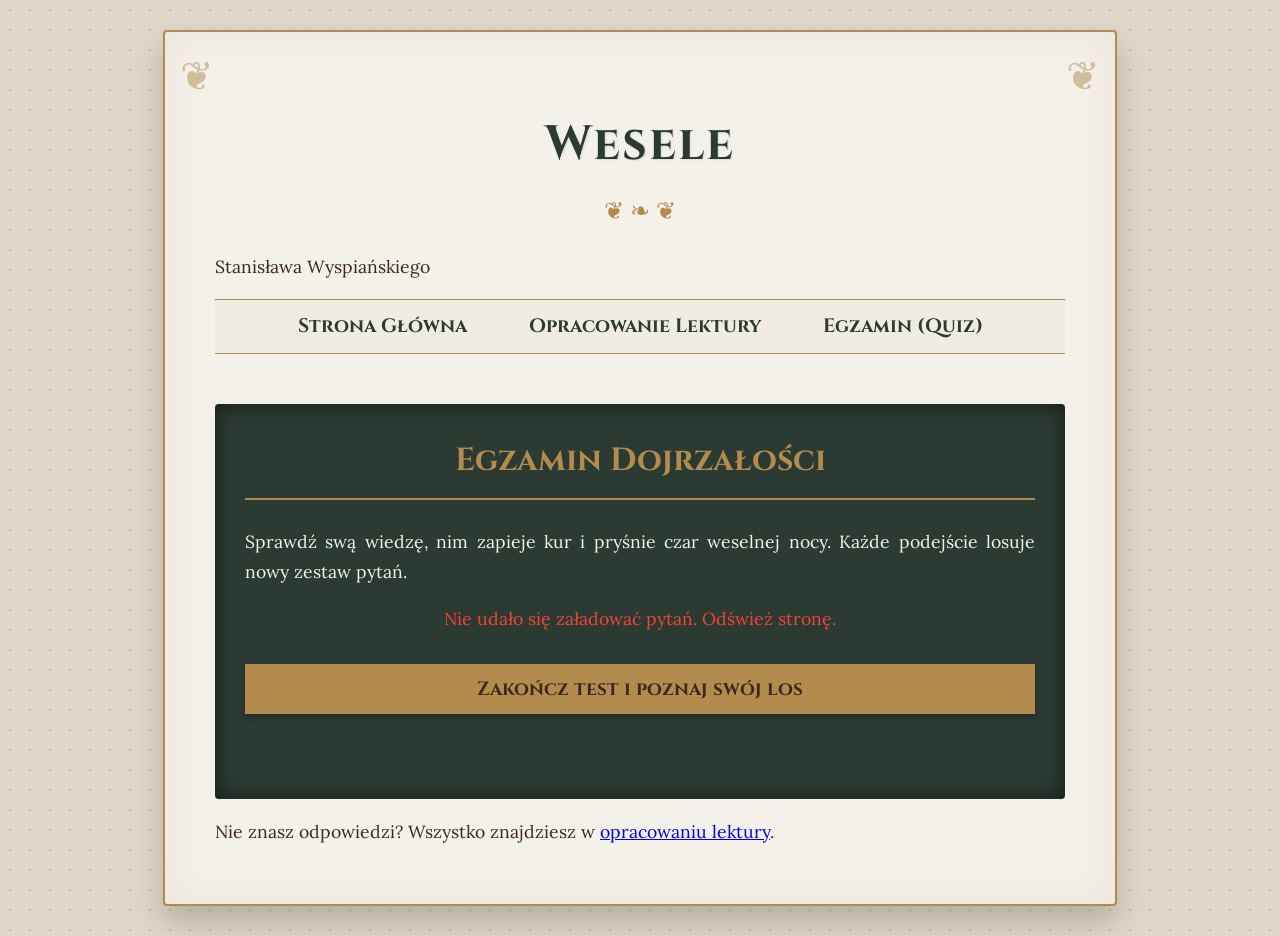
<file: quiz.html>
<!DOCTYPE html>
<html lang="pl">
<head>
    <meta charset="UTF-8">
    <meta name="viewport" content="width=device-width, initial-scale=1.0">
    <title>Wesele - Egzamin Dojrzałości</title>
    <meta name="description" content="Quiz z „Wesela” Wyspiańskiego: losowe pytania o bohaterów, zjawy, symbole i genezę dramatu – z wyjaśnieniami odpowiedzi.">
    <link rel="icon" href="assets/img/favicon.svg" type="image/svg+xml">
    <link rel="preconnect" href="https://fonts.googleapis.com">
    <link rel="preconnect" href="https://fonts.gstatic.com" crossorigin>
    <link href="https://fonts.googleapis.com/css2?family=Cinzel:wght@600;700&family=Lora:ital,wght@0,400;0,700;1,400;1,700&family=Playfair+Display:ital,wght@0,600;1,600&display=swap" rel="stylesheet">
    <link rel="stylesheet" href="assets/css/style.css">
</head>
<body>

<div class="container">
    <h1>Wesele</h1>
    <div class="ornament">❦ ❧ ❦</div>
    <p class="subtitle">Stanisława Wyspiańskiego</p>

    <!-- Nawigacja -->
    <nav class="site-nav" aria-label="Menu główne">
        <ul>
            <li><a href="index.html">Strona Główna</a></li>
            <li><a href="opracowanie.html">Opracowanie Lektury</a></li>
            <li><a href="quiz.html" aria-current="page">Egzamin (Quiz)</a></li>
        </ul>
    </nav>

    <div class="quiz-container" id="quiz">
        <h2>Egzamin Dojrzałości</h2>
        <p class="quiz-intro">Sprawdź swą wiedzę, nim zapieje kur i pryśnie czar weselnej nocy. Każde podejście losuje nowy zestaw pytań.</p>

        <div class="progress-container" id="progressContainer" style="display: none;">
            <div class="progress-bar" id="progressBar"></div>
        </div>
        <p class="progress-label" id="progressLabel" hidden></p>

        <div id="weseleQuiz">
            <!-- Pytania są ładowane dynamicznie z data/pytania.json -->
            <div id="questionsContainer">
                <p style="text-align: center;">Trwa przygotowywanie pytań...</p>
            </div>

            <button type="button" id="submitBtn" style="display: none;">Zakończ test i poznaj swój los</button>
        </div>

        <div id="result" aria-live="polite"></div>
    </div>

    <footer class="site-footer">
        <p>Nie znasz odpowiedzi? Wszystko znajdziesz w <a href="opracowanie.html">opracowaniu lektury</a>.</p>
    </footer>

</div>

<script src="assets/js/quiz.js"></script>

</body>
</html>
</file>
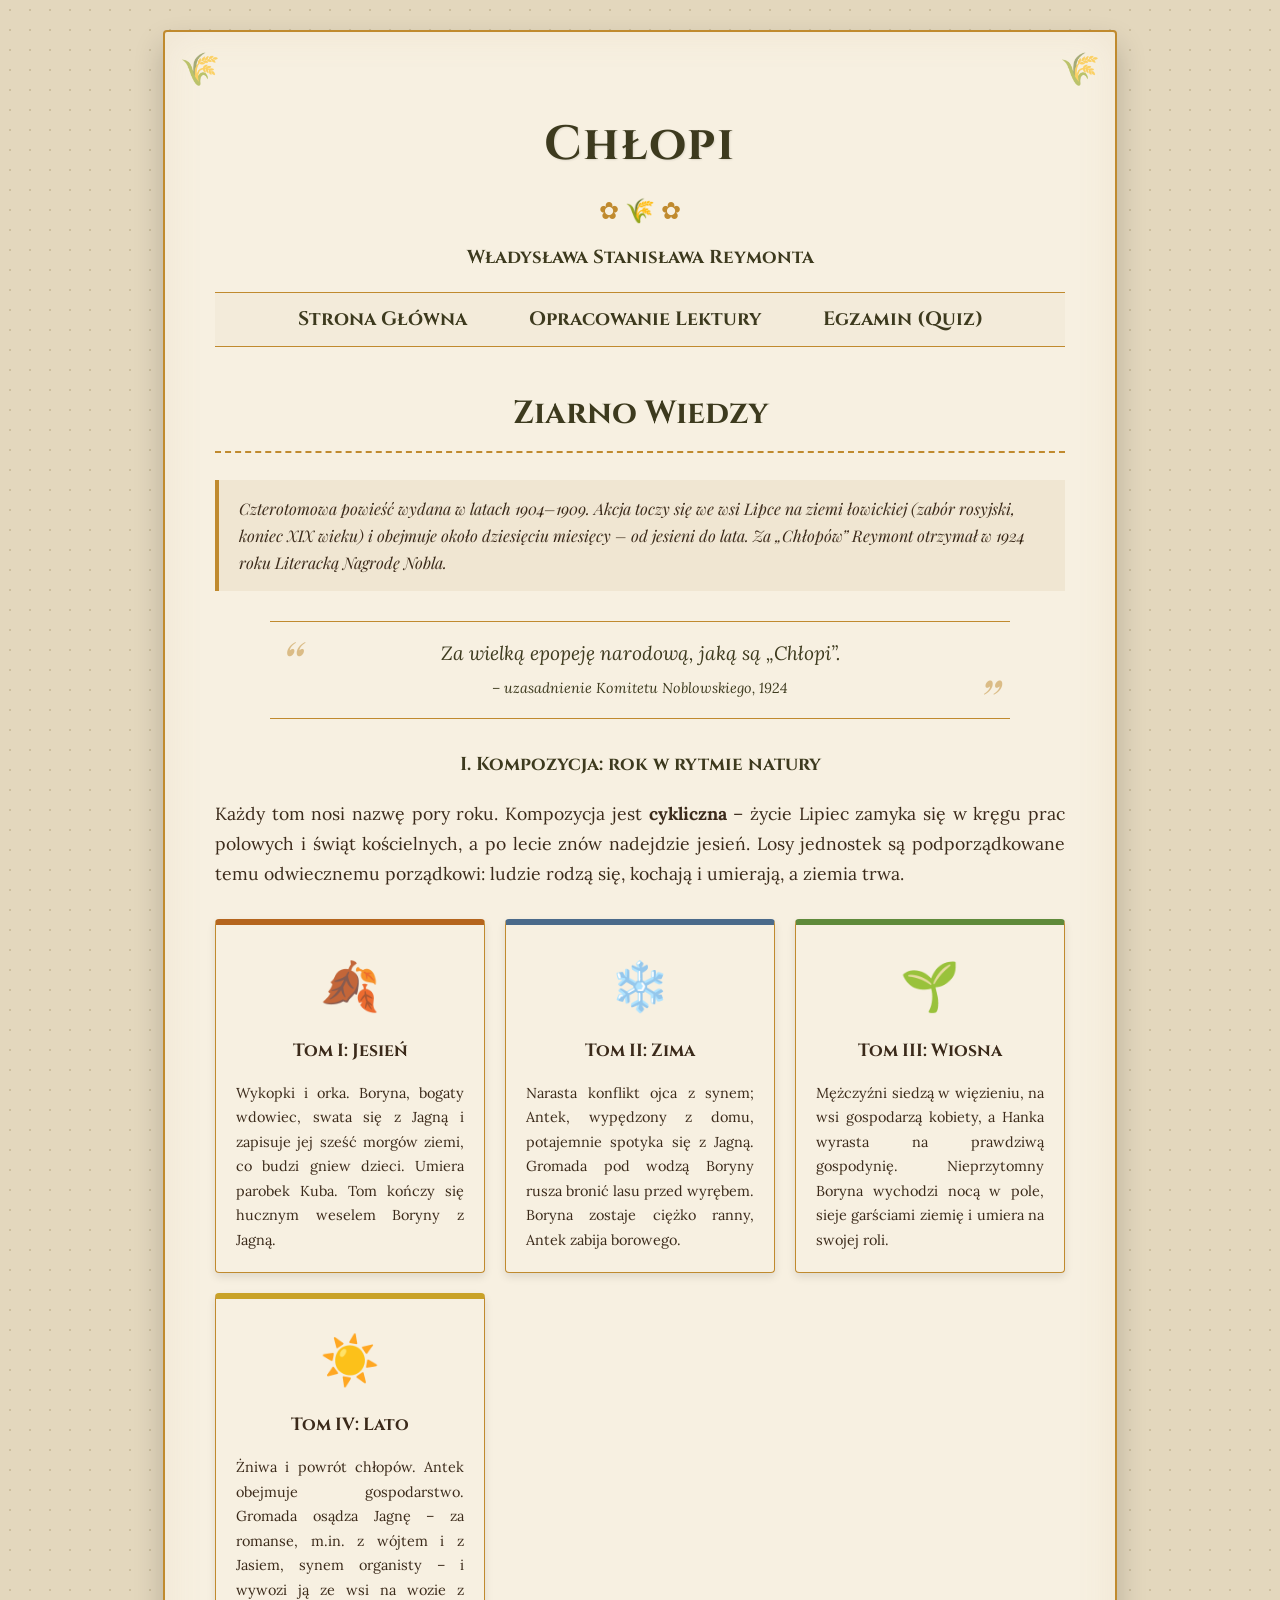
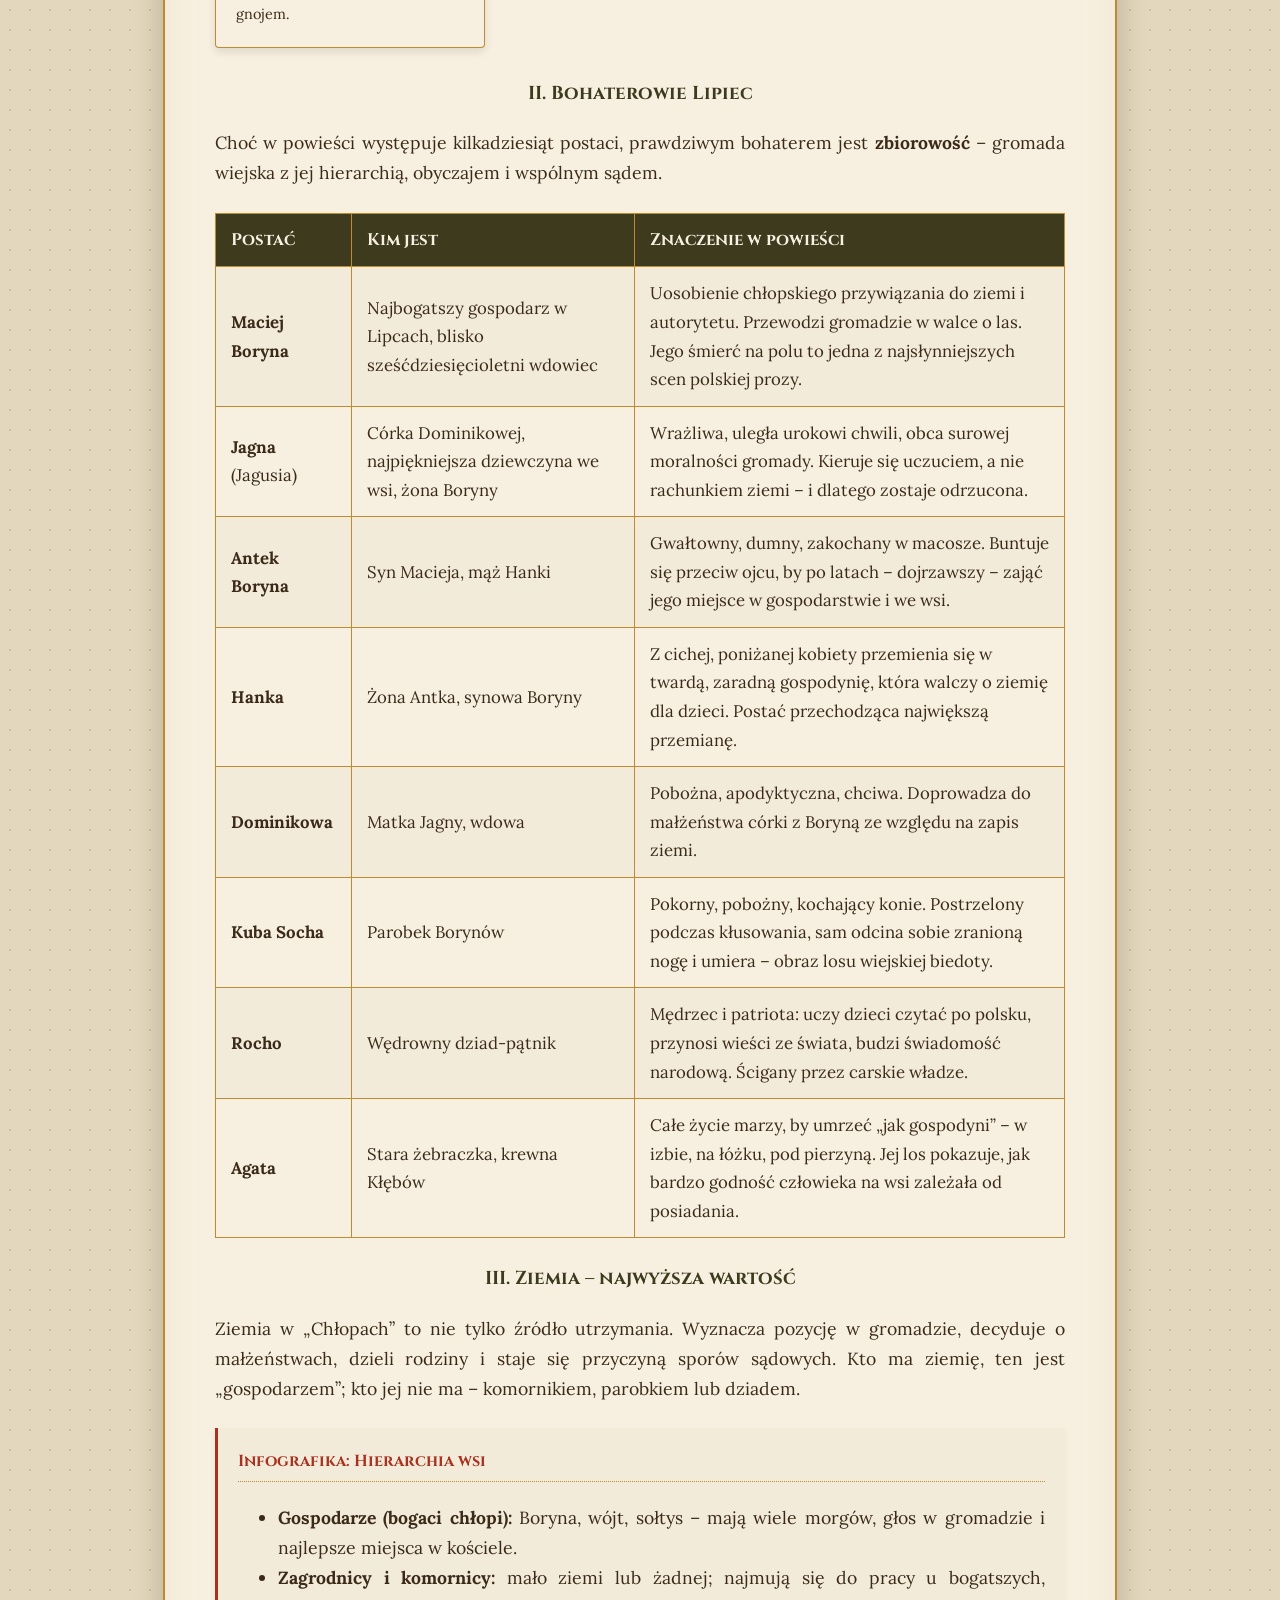
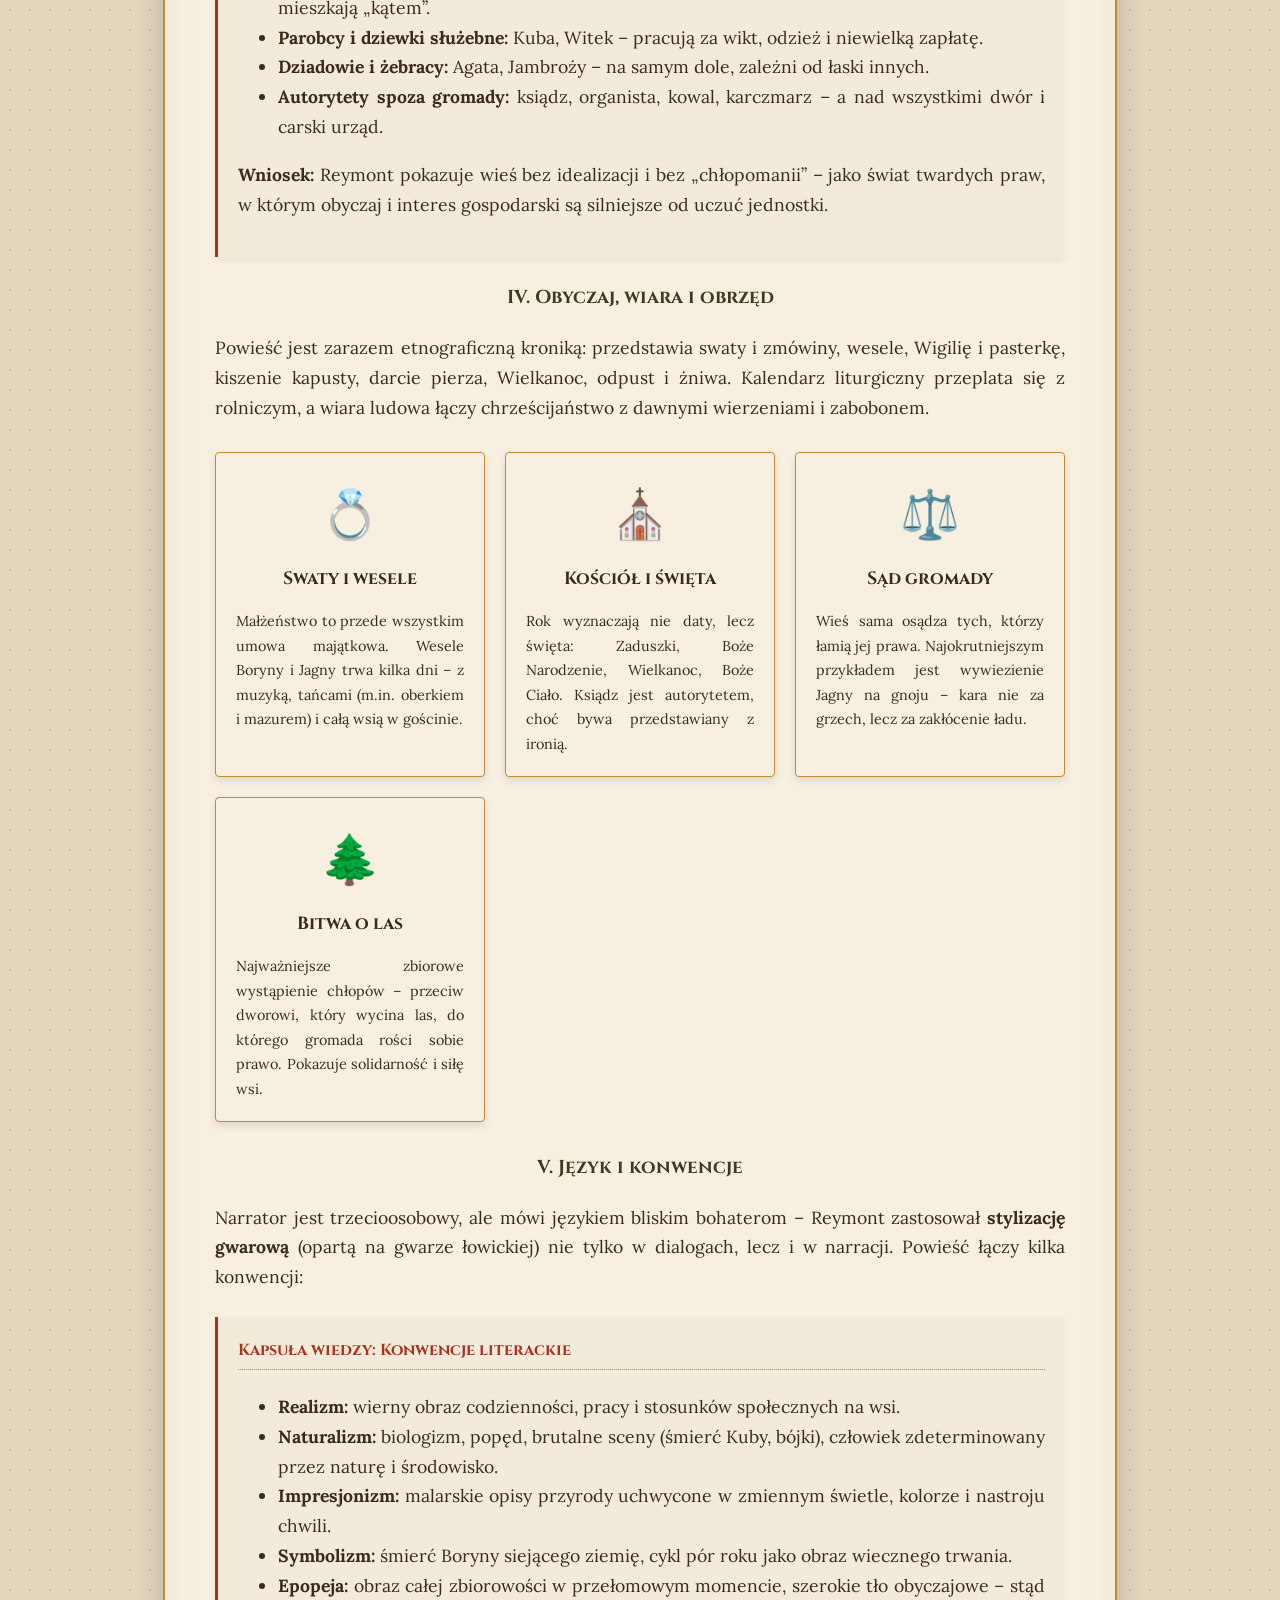
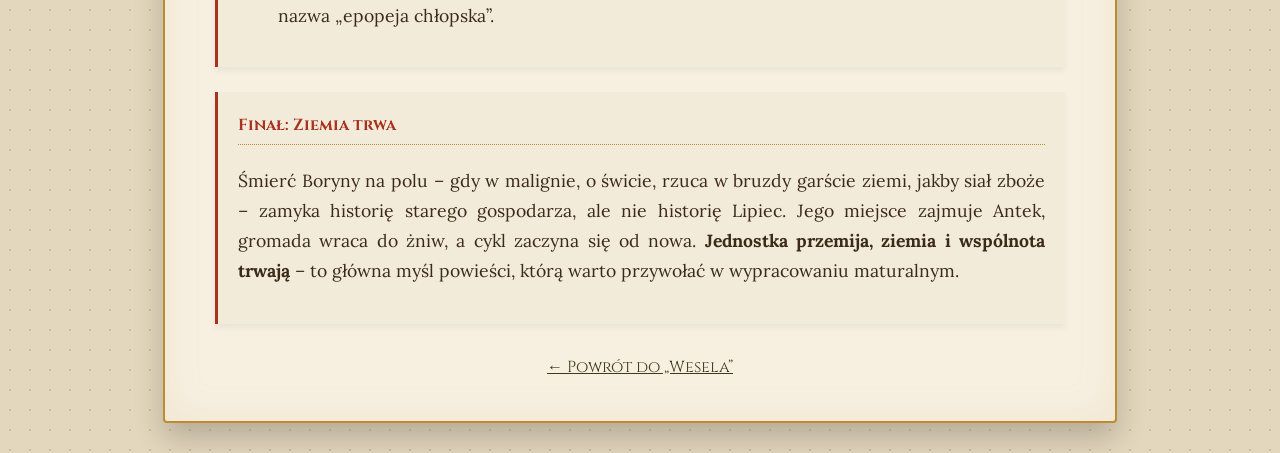
<file: chlopi/opracowanie.html>
<!DOCTYPE html>
<html lang="pl">
<head>
    <meta charset="UTF-8">
    <meta name="viewport" content="width=device-width, initial-scale=1.0">
    <title>Chłopi - Opracowanie Lektury</title>
    <link href="https://fonts.googleapis.com/css2?family=Cinzel:wght@600;700&family=Lora:ital,wght@0,400;0,700;1,400;1,700&family=Playfair+Display:ital,wght@0,600;1,600&display=swap" rel="stylesheet">
    <link rel="stylesheet" href="../assets/css/style.css">
    <link rel="stylesheet" href="assets/css/chlopi.css">
</head>
<body>

<div class="container fade-in">
    <h1>Chłopi</h1>
    <div class="ornament">✿ 🌾 ✿</div>
    <h3 style="text-align: center; border: none; margin-top: -10px;">Władysława Stanisława Reymonta</h3>

    <!-- Nawigacja -->
    <nav>
        <ul>
            <li><a href="index.html">Strona Główna</a></li>
            <li><a href="opracowanie.html">Opracowanie Lektury</a></li>
            <li><a href="quiz.html">Egzamin (Quiz)</a></li>
        </ul>
    </nav>

    <div class="section fade-in" id="edukacja">
        <h2>Ziarno Wiedzy</h2>

        <div class="box">
            Czterotomowa powieść wydana w latach 1904–1909. Akcja toczy się we wsi Lipce na ziemi łowickiej (zabór rosyjski, koniec XIX wieku)
            i obejmuje około dziesięciu miesięcy – od jesieni do lata. Za „Chłopów” Reymont otrzymał w 1924 roku Literacką Nagrodę Nobla.
        </div>

        <div class="quote-box fade-in">
            Za wielką epopeję narodową, jaką są „Chłopi”.
            <br><span style="font-size: 0.75em;">– uzasadnienie Komitetu Noblowskiego, 1924</span>
        </div>

        <h3>I. Kompozycja: rok w rytmie natury</h3>
        <p>
            Każdy tom nosi nazwę pory roku. Kompozycja jest <strong>cykliczna</strong> – życie Lipiec zamyka się w kręgu prac polowych i świąt kościelnych, a po lecie znów nadejdzie jesień. Losy jednostek są podporządkowane temu odwiecznemu porządkowi: ludzie rodzą się, kochają i umierają, a ziemia trwa.
        </p>

        <div class="props-grid fade-in">
            <div class="prop-card season-card jesien">
                <div class="prop-icon">🍂</div>
                <h4>Tom I: Jesień</h4>
                <p>Wykopki i orka. Boryna, bogaty wdowiec, swata się z Jagną i zapisuje jej sześć morgów ziemi, co budzi gniew dzieci. Umiera parobek Kuba. Tom kończy się hucznym weselem Boryny z Jagną.</p>
            </div>
            <div class="prop-card season-card zima">
                <div class="prop-icon">❄️</div>
                <h4>Tom II: Zima</h4>
                <p>Narasta konflikt ojca z synem; Antek, wypędzony z domu, potajemnie spotyka się z Jagną. Gromada pod wodzą Boryny rusza bronić lasu przed wyrębem. Boryna zostaje ciężko ranny, Antek zabija borowego.</p>
            </div>
            <div class="prop-card season-card wiosna">
                <div class="prop-icon">🌱</div>
                <h4>Tom III: Wiosna</h4>
                <p>Mężczyźni siedzą w więzieniu, na wsi gospodarzą kobiety, a Hanka wyrasta na prawdziwą gospodynię. Nieprzytomny Boryna wychodzi nocą w pole, sieje garściami ziemię i umiera na swojej roli.</p>
            </div>
            <div class="prop-card season-card lato">
                <div class="prop-icon">☀️</div>
                <h4>Tom IV: Lato</h4>
                <p>Żniwa i powrót chłopów. Antek obejmuje gospodarstwo. Gromada osądza Jagnę – za romanse, m.in. z wójtem i z Jasiem, synem organisty – i wywozi ją ze wsi na wozie z gnojem.</p>
            </div>
        </div>

        <h3>II. Bohaterowie Lipiec</h3>
        <p>Choć w powieści występuje kilkadziesiąt postaci, prawdziwym bohaterem jest <strong>zbiorowość</strong> – gromada wiejska z jej hierarchią, obyczajem i wspólnym sądem.</p>

        <table class="fade-in">
            <tr>
                <th>Postać</th>
                <th>Kim jest</th>
                <th>Znaczenie w powieści</th>
            </tr>
            <tr>
                <td><strong>Maciej Boryna</strong></td>
                <td>Najbogatszy gospodarz w Lipcach, blisko sześćdziesięcioletni wdowiec</td>
                <td>Uosobienie chłopskiego przywiązania do ziemi i autorytetu. Przewodzi gromadzie w walce o las. Jego śmierć na polu to jedna z najsłynniejszych scen polskiej prozy.</td>
            </tr>
            <tr>
                <td><strong>Jagna</strong> (Jagusia)</td>
                <td>Córka Dominikowej, najpiękniejsza dziewczyna we wsi, żona Boryny</td>
                <td>Wrażliwa, uległa urokowi chwili, obca surowej moralności gromady. Kieruje się uczuciem, a nie rachunkiem ziemi – i dlatego zostaje odrzucona.</td>
            </tr>
            <tr>
                <td><strong>Antek Boryna</strong></td>
                <td>Syn Macieja, mąż Hanki</td>
                <td>Gwałtowny, dumny, zakochany w macosze. Buntuje się przeciw ojcu, by po latach – dojrzawszy – zająć jego miejsce w gospodarstwie i we wsi.</td>
            </tr>
            <tr>
                <td><strong>Hanka</strong></td>
                <td>Żona Antka, synowa Boryny</td>
                <td>Z cichej, poniżanej kobiety przemienia się w twardą, zaradną gospodynię, która walczy o ziemię dla dzieci. Postać przechodząca największą przemianę.</td>
            </tr>
            <tr>
                <td><strong>Dominikowa</strong></td>
                <td>Matka Jagny, wdowa</td>
                <td>Pobożna, apodyktyczna, chciwa. Doprowadza do małżeństwa córki z Boryną ze względu na zapis ziemi.</td>
            </tr>
            <tr>
                <td><strong>Kuba Socha</strong></td>
                <td>Parobek Borynów</td>
                <td>Pokorny, pobożny, kochający konie. Postrzelony podczas kłusowania, sam odcina sobie zranioną nogę i umiera – obraz losu wiejskiej biedoty.</td>
            </tr>
            <tr>
                <td><strong>Rocho</strong></td>
                <td>Wędrowny dziad-pątnik</td>
                <td>Mędrzec i patriota: uczy dzieci czytać po polsku, przynosi wieści ze świata, budzi świadomość narodową. Ścigany przez carskie władze.</td>
            </tr>
            <tr>
                <td><strong>Agata</strong></td>
                <td>Stara żebraczka, krewna Kłębów</td>
                <td>Całe życie marzy, by umrzeć „jak gospodyni” – w izbie, na łóżku, pod pierzyną. Jej los pokazuje, jak bardzo godność człowieka na wsi zależała od posiadania.</td>
            </tr>
        </table>

        <h3>III. Ziemia – najwyższa wartość</h3>
        <p>Ziemia w „Chłopach” to nie tylko źródło utrzymania. Wyznacza pozycję w gromadzie, decyduje o małżeństwach, dzieli rodziny i staje się przyczyną sporów sądowych. Kto ma ziemię, ten jest „gospodarzem”; kto jej nie ma – komornikiem, parobkiem lub dziadem.</p>

        <div class="knowledge-capsule fade-in">
            <h4>Infografika: Hierarchia wsi</h4>
            <ul>
                <li><strong>Gospodarze (bogaci chłopi):</strong> Boryna, wójt, sołtys – mają wiele morgów, głos w gromadzie i najlepsze miejsca w kościele.</li>
                <li><strong>Zagrodnicy i komornicy:</strong> mało ziemi lub żadnej; najmują się do pracy u bogatszych, mieszkają „kątem”.</li>
                <li><strong>Parobcy i dziewki służebne:</strong> Kuba, Witek – pracują za wikt, odzież i niewielką zapłatę.</li>
                <li><strong>Dziadowie i żebracy:</strong> Agata, Jambroży – na samym dole, zależni od łaski innych.</li>
                <li><strong>Autorytety spoza gromady:</strong> ksiądz, organista, kowal, karczmarz – a nad wszystkimi dwór i carski urząd.</li>
            </ul>
            <p><strong>Wniosek:</strong> Reymont pokazuje wieś bez idealizacji i bez „chłopomanii” – jako świat twardych praw, w którym obyczaj i interes gospodarski są silniejsze od uczuć jednostki.</p>
        </div>

        <h3>IV. Obyczaj, wiara i obrzęd</h3>
        <p>Powieść jest zarazem etnograficzną kroniką: przedstawia swaty i zmówiny, wesele, Wigilię i pasterkę, kiszenie kapusty, darcie pierza, Wielkanoc, odpust i żniwa. Kalendarz liturgiczny przeplata się z rolniczym, a wiara ludowa łączy chrześcijaństwo z dawnymi wierzeniami i zabobonem.</p>

        <div class="props-grid fade-in">
            <div class="prop-card">
                <div class="prop-icon">💍</div>
                <h4>Swaty i wesele</h4>
                <p>Małżeństwo to przede wszystkim umowa majątkowa. Wesele Boryny i Jagny trwa kilka dni – z muzyką, tańcami (m.in. oberkiem i mazurem) i całą wsią w gościnie.</p>
            </div>
            <div class="prop-card">
                <div class="prop-icon">⛪</div>
                <h4>Kościół i święta</h4>
                <p>Rok wyznaczają nie daty, lecz święta: Zaduszki, Boże Narodzenie, Wielkanoc, Boże Ciało. Ksiądz jest autorytetem, choć bywa przedstawiany z ironią.</p>
            </div>
            <div class="prop-card">
                <div class="prop-icon">⚖️</div>
                <h4>Sąd gromady</h4>
                <p>Wieś sama osądza tych, którzy łamią jej prawa. Najokrutniejszym przykładem jest wywiezienie Jagny na gnoju – kara nie za grzech, lecz za zakłócenie ładu.</p>
            </div>
            <div class="prop-card">
                <div class="prop-icon">🌲</div>
                <h4>Bitwa o las</h4>
                <p>Najważniejsze zbiorowe wystąpienie chłopów – przeciw dworowi, który wycina las, do którego gromada rości sobie prawo. Pokazuje solidarność i siłę wsi.</p>
            </div>
        </div>

        <h3>V. Język i konwencje</h3>
        <p>Narrator jest trzecioosobowy, ale mówi językiem bliskim bohaterom – Reymont zastosował <strong>stylizację gwarową</strong> (opartą na gwarze łowickiej) nie tylko w dialogach, lecz i w narracji. Powieść łączy kilka konwencji:</p>

        <div class="knowledge-capsule fade-in">
            <h4>Kapsuła wiedzy: Konwencje literackie</h4>
            <ul>
                <li><strong>Realizm:</strong> wierny obraz codzienności, pracy i stosunków społecznych na wsi.</li>
                <li><strong>Naturalizm:</strong> biologizm, popęd, brutalne sceny (śmierć Kuby, bójki), człowiek zdeterminowany przez naturę i środowisko.</li>
                <li><strong>Impresjonizm:</strong> malarskie opisy przyrody uchwycone w zmiennym świetle, kolorze i nastroju chwili.</li>
                <li><strong>Symbolizm:</strong> śmierć Boryny siejącego ziemię, cykl pór roku jako obraz wiecznego trwania.</li>
                <li><strong>Epopeja:</strong> obraz całej zbiorowości w przełomowym momencie, szerokie tło obyczajowe – stąd nazwa „epopeja chłopska”.</li>
            </ul>
        </div>

        <div class="knowledge-capsule fade-in">
            <h4>Finał: Ziemia trwa</h4>
            <p>Śmierć Boryny na polu – gdy w malignie, o świcie, rzuca w bruzdy garście ziemi, jakby siał zboże – zamyka historię starego gospodarza, ale nie historię Lipiec. Jego miejsce zajmuje Antek, gromada wraca do żniw, a cykl zaczyna się od nowa. <strong>Jednostka przemija, ziemia i wspólnota trwają</strong> – to główna myśl powieści, którą warto przywołać w wypracowaniu maturalnym.</p>
        </div>
    </div>

    <a class="back-link" href="../index.html">← Powrót do „Wesela”</a>

</div>

</body>
</html>
</file>
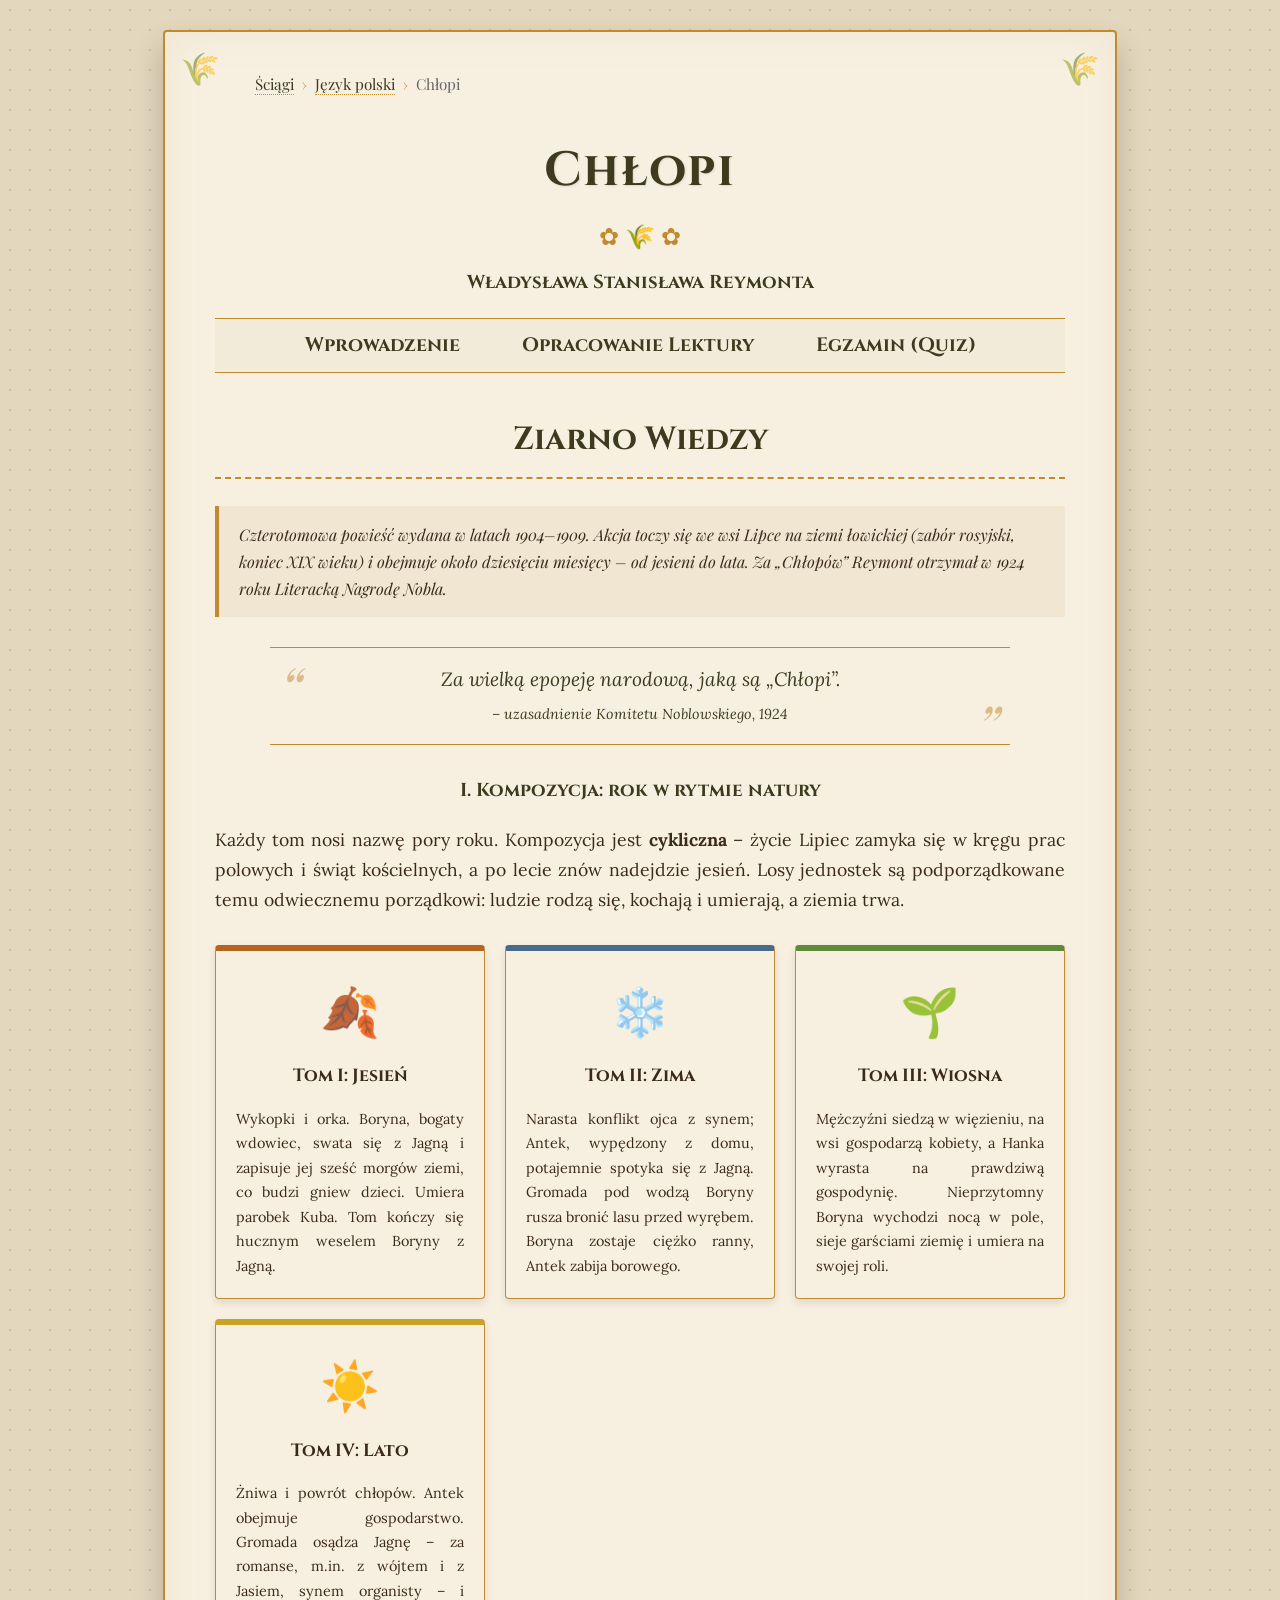
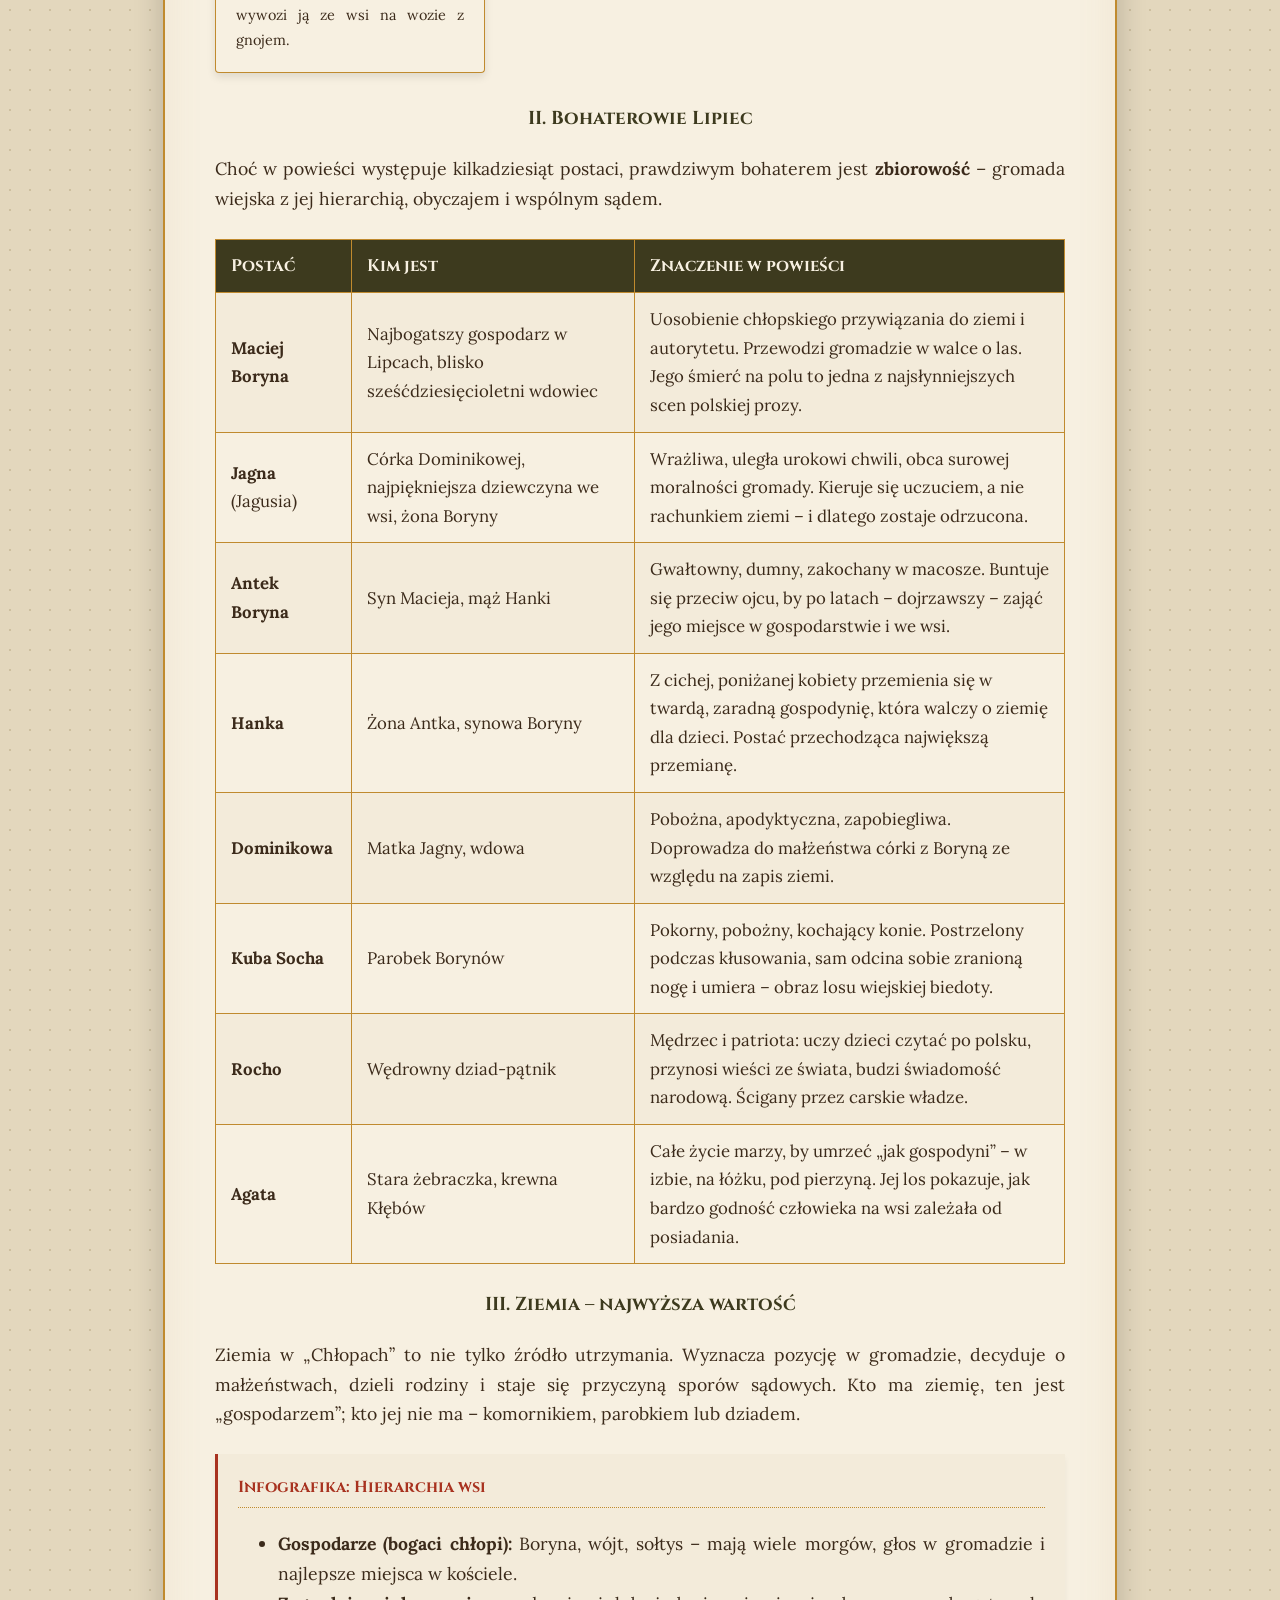
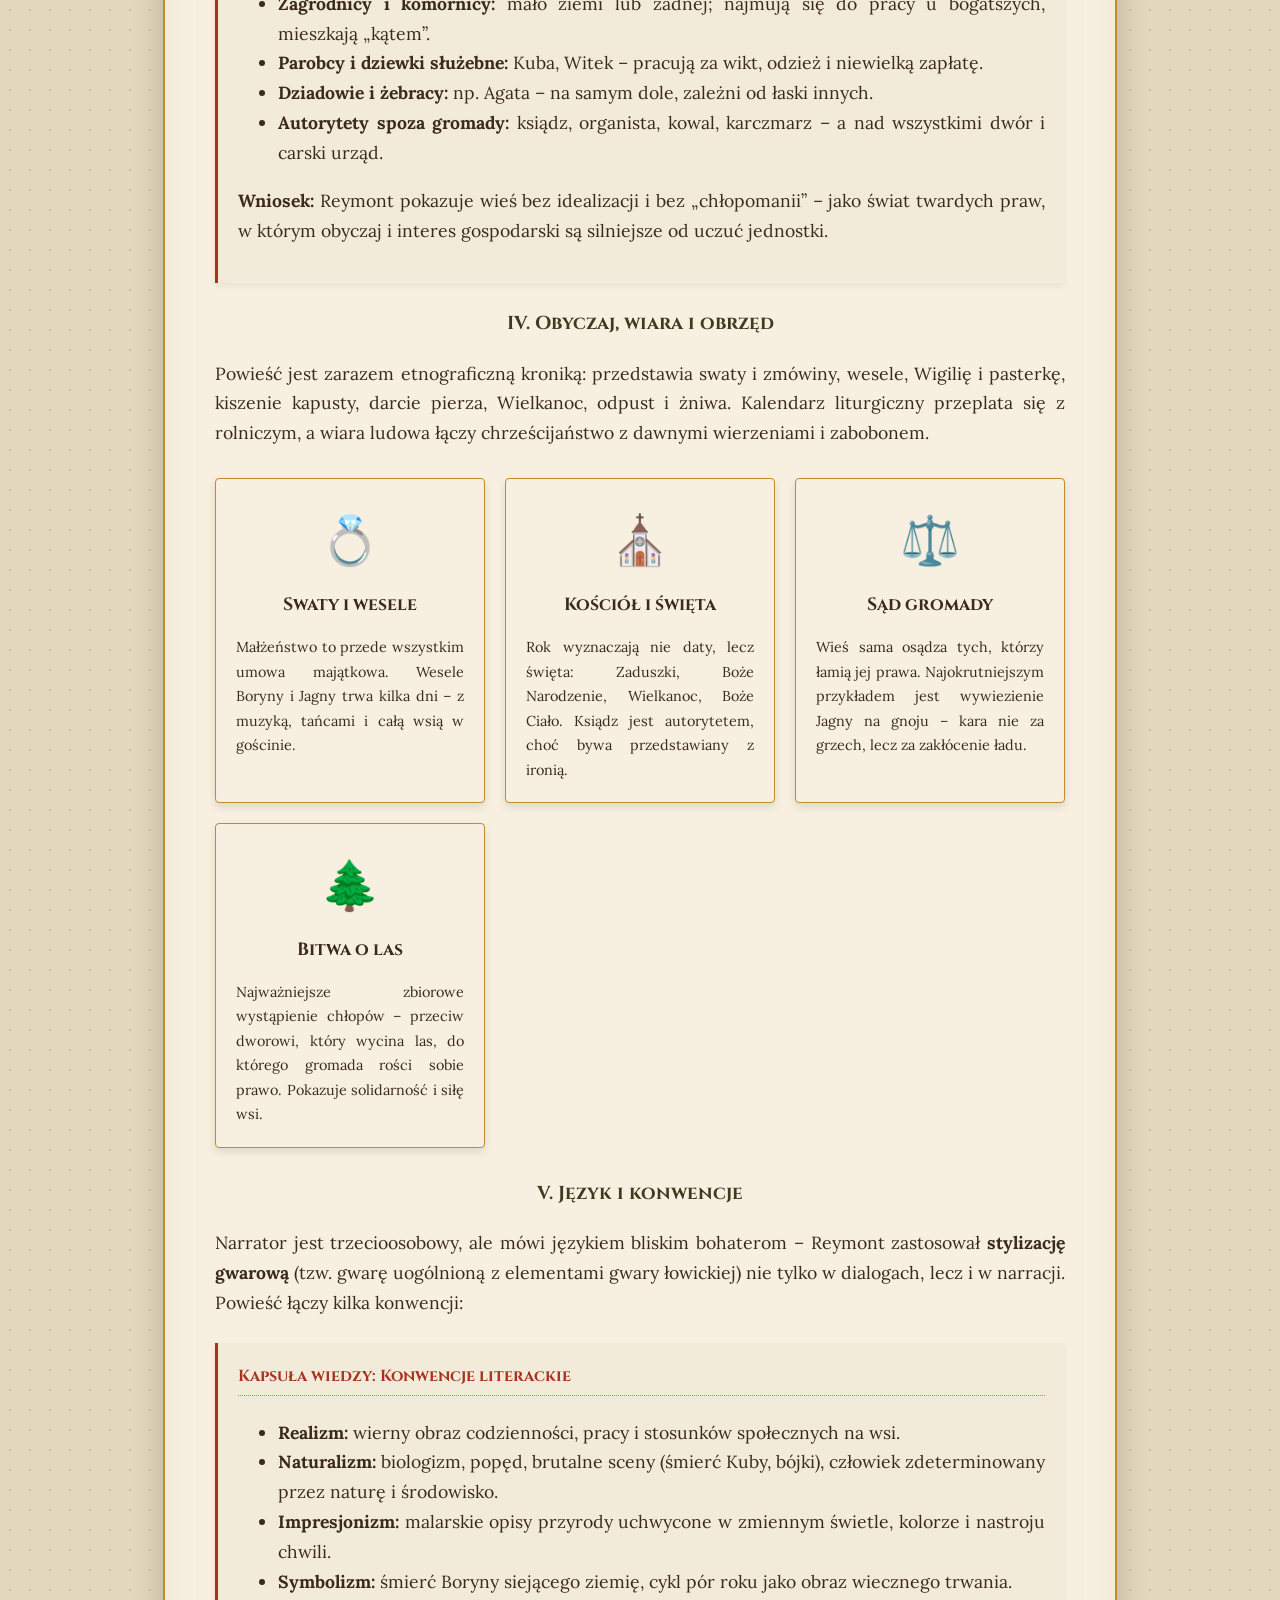
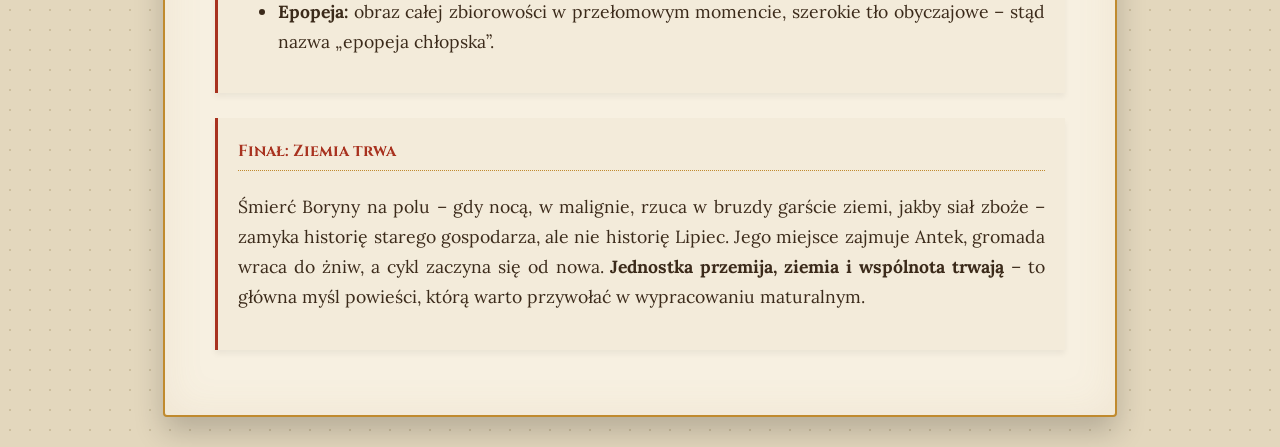
<file: jezyk-polski/chlopi/opracowanie.html>
<!DOCTYPE html>
<html lang="pl">
<head>
    <meta charset="UTF-8">
    <meta name="viewport" content="width=device-width, initial-scale=1.0">
    <title>Chłopi - Opracowanie Lektury</title>
    <link href="https://fonts.googleapis.com/css2?family=Cinzel:wght@600;700&family=Lora:ital,wght@0,400;0,700;1,400;1,700&family=Playfair+Display:ital,wght@0,600;1,600&display=swap" rel="stylesheet">
    <link rel="stylesheet" href="../../assets/css/style.css">
    <link rel="stylesheet" href="../../assets/css/motywy/chlopi.css">
</head>
<body>

<div class="container fade-in">
    <div class="breadcrumb"><a href="../../index.html">Ściągi</a> <span class="sep">›</span> <a href="../index.html">Język polski</a> <span class="sep">›</span> <span>Chłopi</span></div>
    <h1>Chłopi</h1>
    <div class="ornament">✿ 🌾 ✿</div>
    <h3 style="text-align: center; border: none; margin-top: -10px;">Władysława Stanisława Reymonta</h3>

    <!-- Menu lektury -->
    <nav>
        <ul>
            <li><a href="index.html">Wprowadzenie</a></li>
            <li><a href="opracowanie.html">Opracowanie Lektury</a></li>
            <li><a href="quiz.html">Egzamin (Quiz)</a></li>
        </ul>
    </nav>

    <div class="section fade-in" id="edukacja">
        <h2>Ziarno Wiedzy</h2>

        <div class="box">
            Czterotomowa powieść wydana w latach 1904–1909. Akcja toczy się we wsi Lipce na ziemi łowickiej (zabór rosyjski, koniec XIX wieku)
            i obejmuje około dziesięciu miesięcy – od jesieni do lata. Za „Chłopów” Reymont otrzymał w 1924 roku Literacką Nagrodę Nobla.
        </div>

        <div class="quote-box fade-in">
            Za wielką epopeję narodową, jaką są „Chłopi”.
            <br><span style="font-size: 0.75em;">– uzasadnienie Komitetu Noblowskiego, 1924</span>
        </div>

        <h3>I. Kompozycja: rok w rytmie natury</h3>
        <p>
            Każdy tom nosi nazwę pory roku. Kompozycja jest <strong>cykliczna</strong> – życie Lipiec zamyka się w kręgu prac polowych i świąt kościelnych, a po lecie znów nadejdzie jesień. Losy jednostek są podporządkowane temu odwiecznemu porządkowi: ludzie rodzą się, kochają i umierają, a ziemia trwa.
        </p>

        <div class="props-grid fade-in">
            <div class="prop-card season-card jesien">
                <div class="prop-icon">🍂</div>
                <h4>Tom I: Jesień</h4>
                <p>Wykopki i orka. Boryna, bogaty wdowiec, swata się z Jagną i zapisuje jej sześć morgów ziemi, co budzi gniew dzieci. Umiera parobek Kuba. Tom kończy się hucznym weselem Boryny z Jagną.</p>
            </div>
            <div class="prop-card season-card zima">
                <div class="prop-icon">❄️</div>
                <h4>Tom II: Zima</h4>
                <p>Narasta konflikt ojca z synem; Antek, wypędzony z domu, potajemnie spotyka się z Jagną. Gromada pod wodzą Boryny rusza bronić lasu przed wyrębem. Boryna zostaje ciężko ranny, Antek zabija borowego.</p>
            </div>
            <div class="prop-card season-card wiosna">
                <div class="prop-icon">🌱</div>
                <h4>Tom III: Wiosna</h4>
                <p>Mężczyźni siedzą w więzieniu, na wsi gospodarzą kobiety, a Hanka wyrasta na prawdziwą gospodynię. Nieprzytomny Boryna wychodzi nocą w pole, sieje garściami ziemię i umiera na swojej roli.</p>
            </div>
            <div class="prop-card season-card lato">
                <div class="prop-icon">☀️</div>
                <h4>Tom IV: Lato</h4>
                <p>Żniwa i powrót chłopów. Antek obejmuje gospodarstwo. Gromada osądza Jagnę – za romanse, m.in. z wójtem i z Jasiem, synem organisty – i wywozi ją ze wsi na wozie z gnojem.</p>
            </div>
        </div>

        <h3>II. Bohaterowie Lipiec</h3>
        <p>Choć w powieści występuje kilkadziesiąt postaci, prawdziwym bohaterem jest <strong>zbiorowość</strong> – gromada wiejska z jej hierarchią, obyczajem i wspólnym sądem.</p>

        <table class="fade-in">
            <tr>
                <th>Postać</th>
                <th>Kim jest</th>
                <th>Znaczenie w powieści</th>
            </tr>
            <tr>
                <td><strong>Maciej Boryna</strong></td>
                <td>Najbogatszy gospodarz w Lipcach, blisko sześćdziesięcioletni wdowiec</td>
                <td>Uosobienie chłopskiego przywiązania do ziemi i autorytetu. Przewodzi gromadzie w walce o las. Jego śmierć na polu to jedna z najsłynniejszych scen polskiej prozy.</td>
            </tr>
            <tr>
                <td><strong>Jagna</strong> (Jagusia)</td>
                <td>Córka Dominikowej, najpiękniejsza dziewczyna we wsi, żona Boryny</td>
                <td>Wrażliwa, uległa urokowi chwili, obca surowej moralności gromady. Kieruje się uczuciem, a nie rachunkiem ziemi – i dlatego zostaje odrzucona.</td>
            </tr>
            <tr>
                <td><strong>Antek Boryna</strong></td>
                <td>Syn Macieja, mąż Hanki</td>
                <td>Gwałtowny, dumny, zakochany w macosze. Buntuje się przeciw ojcu, by po latach – dojrzawszy – zająć jego miejsce w gospodarstwie i we wsi.</td>
            </tr>
            <tr>
                <td><strong>Hanka</strong></td>
                <td>Żona Antka, synowa Boryny</td>
                <td>Z cichej, poniżanej kobiety przemienia się w twardą, zaradną gospodynię, która walczy o ziemię dla dzieci. Postać przechodząca największą przemianę.</td>
            </tr>
            <tr>
                <td><strong>Dominikowa</strong></td>
                <td>Matka Jagny, wdowa</td>
                <td>Pobożna, apodyktyczna, zapobiegliwa. Doprowadza do małżeństwa córki z Boryną ze względu na zapis ziemi.</td>
            </tr>
            <tr>
                <td><strong>Kuba Socha</strong></td>
                <td>Parobek Borynów</td>
                <td>Pokorny, pobożny, kochający konie. Postrzelony podczas kłusowania, sam odcina sobie zranioną nogę i umiera – obraz losu wiejskiej biedoty.</td>
            </tr>
            <tr>
                <td><strong>Rocho</strong></td>
                <td>Wędrowny dziad-pątnik</td>
                <td>Mędrzec i patriota: uczy dzieci czytać po polsku, przynosi wieści ze świata, budzi świadomość narodową. Ścigany przez carskie władze.</td>
            </tr>
            <tr>
                <td><strong>Agata</strong></td>
                <td>Stara żebraczka, krewna Kłębów</td>
                <td>Całe życie marzy, by umrzeć „jak gospodyni” – w izbie, na łóżku, pod pierzyną. Jej los pokazuje, jak bardzo godność człowieka na wsi zależała od posiadania.</td>
            </tr>
        </table>

        <h3>III. Ziemia – najwyższa wartość</h3>
        <p>Ziemia w „Chłopach” to nie tylko źródło utrzymania. Wyznacza pozycję w gromadzie, decyduje o małżeństwach, dzieli rodziny i staje się przyczyną sporów sądowych. Kto ma ziemię, ten jest „gospodarzem”; kto jej nie ma – komornikiem, parobkiem lub dziadem.</p>

        <div class="knowledge-capsule fade-in">
            <h4>Infografika: Hierarchia wsi</h4>
            <ul>
                <li><strong>Gospodarze (bogaci chłopi):</strong> Boryna, wójt, sołtys – mają wiele morgów, głos w gromadzie i najlepsze miejsca w kościele.</li>
                <li><strong>Zagrodnicy i komornicy:</strong> mało ziemi lub żadnej; najmują się do pracy u bogatszych, mieszkają „kątem”.</li>
                <li><strong>Parobcy i dziewki służebne:</strong> Kuba, Witek – pracują za wikt, odzież i niewielką zapłatę.</li>
                <li><strong>Dziadowie i żebracy:</strong> np. Agata – na samym dole, zależni od łaski innych.</li>
                <li><strong>Autorytety spoza gromady:</strong> ksiądz, organista, kowal, karczmarz – a nad wszystkimi dwór i carski urząd.</li>
            </ul>
            <p><strong>Wniosek:</strong> Reymont pokazuje wieś bez idealizacji i bez „chłopomanii” – jako świat twardych praw, w którym obyczaj i interes gospodarski są silniejsze od uczuć jednostki.</p>
        </div>

        <h3>IV. Obyczaj, wiara i obrzęd</h3>
        <p>Powieść jest zarazem etnograficzną kroniką: przedstawia swaty i zmówiny, wesele, Wigilię i pasterkę, kiszenie kapusty, darcie pierza, Wielkanoc, odpust i żniwa. Kalendarz liturgiczny przeplata się z rolniczym, a wiara ludowa łączy chrześcijaństwo z dawnymi wierzeniami i zabobonem.</p>

        <div class="props-grid fade-in">
            <div class="prop-card">
                <div class="prop-icon">💍</div>
                <h4>Swaty i wesele</h4>
                <p>Małżeństwo to przede wszystkim umowa majątkowa. Wesele Boryny i Jagny trwa kilka dni – z muzyką, tańcami i całą wsią w gościnie.</p>
            </div>
            <div class="prop-card">
                <div class="prop-icon">⛪</div>
                <h4>Kościół i święta</h4>
                <p>Rok wyznaczają nie daty, lecz święta: Zaduszki, Boże Narodzenie, Wielkanoc, Boże Ciało. Ksiądz jest autorytetem, choć bywa przedstawiany z ironią.</p>
            </div>
            <div class="prop-card">
                <div class="prop-icon">⚖️</div>
                <h4>Sąd gromady</h4>
                <p>Wieś sama osądza tych, którzy łamią jej prawa. Najokrutniejszym przykładem jest wywiezienie Jagny na gnoju – kara nie za grzech, lecz za zakłócenie ładu.</p>
            </div>
            <div class="prop-card">
                <div class="prop-icon">🌲</div>
                <h4>Bitwa o las</h4>
                <p>Najważniejsze zbiorowe wystąpienie chłopów – przeciw dworowi, który wycina las, do którego gromada rości sobie prawo. Pokazuje solidarność i siłę wsi.</p>
            </div>
        </div>

        <h3>V. Język i konwencje</h3>
        <p>Narrator jest trzecioosobowy, ale mówi językiem bliskim bohaterom – Reymont zastosował <strong>stylizację gwarową</strong> (tzw. gwarę uogólnioną z elementami gwary łowickiej) nie tylko w dialogach, lecz i w narracji. Powieść łączy kilka konwencji:</p>

        <div class="knowledge-capsule fade-in">
            <h4>Kapsuła wiedzy: Konwencje literackie</h4>
            <ul>
                <li><strong>Realizm:</strong> wierny obraz codzienności, pracy i stosunków społecznych na wsi.</li>
                <li><strong>Naturalizm:</strong> biologizm, popęd, brutalne sceny (śmierć Kuby, bójki), człowiek zdeterminowany przez naturę i środowisko.</li>
                <li><strong>Impresjonizm:</strong> malarskie opisy przyrody uchwycone w zmiennym świetle, kolorze i nastroju chwili.</li>
                <li><strong>Symbolizm:</strong> śmierć Boryny siejącego ziemię, cykl pór roku jako obraz wiecznego trwania.</li>
                <li><strong>Epopeja:</strong> obraz całej zbiorowości w przełomowym momencie, szerokie tło obyczajowe – stąd nazwa „epopeja chłopska”.</li>
            </ul>
        </div>

        <div class="knowledge-capsule fade-in">
            <h4>Finał: Ziemia trwa</h4>
            <p>Śmierć Boryny na polu – gdy nocą, w malignie, rzuca w bruzdy garście ziemi, jakby siał zboże – zamyka historię starego gospodarza, ale nie historię Lipiec. Jego miejsce zajmuje Antek, gromada wraca do żniw, a cykl zaczyna się od nowa. <strong>Jednostka przemija, ziemia i wspólnota trwają</strong> – to główna myśl powieści, którą warto przywołać w wypracowaniu maturalnym.</p>
        </div>
    </div>


</div>

</body>
</html>
</file>
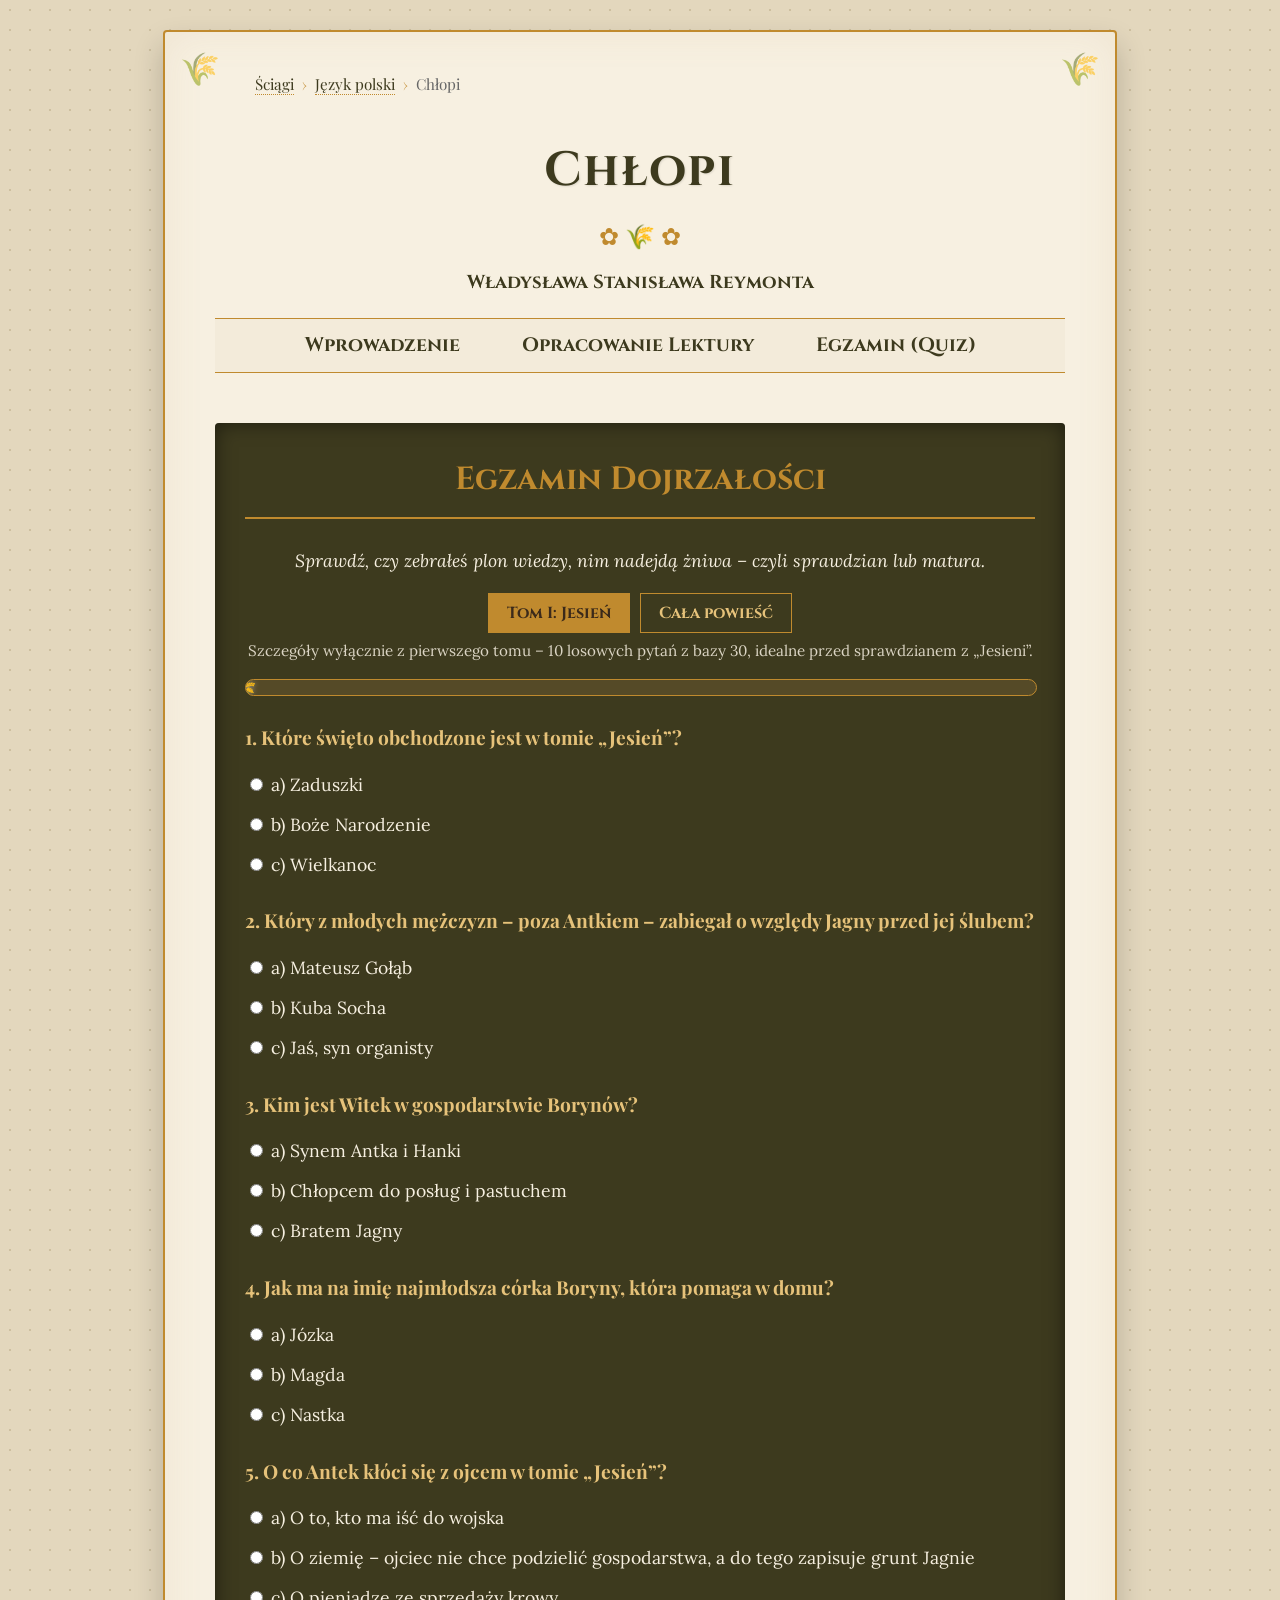
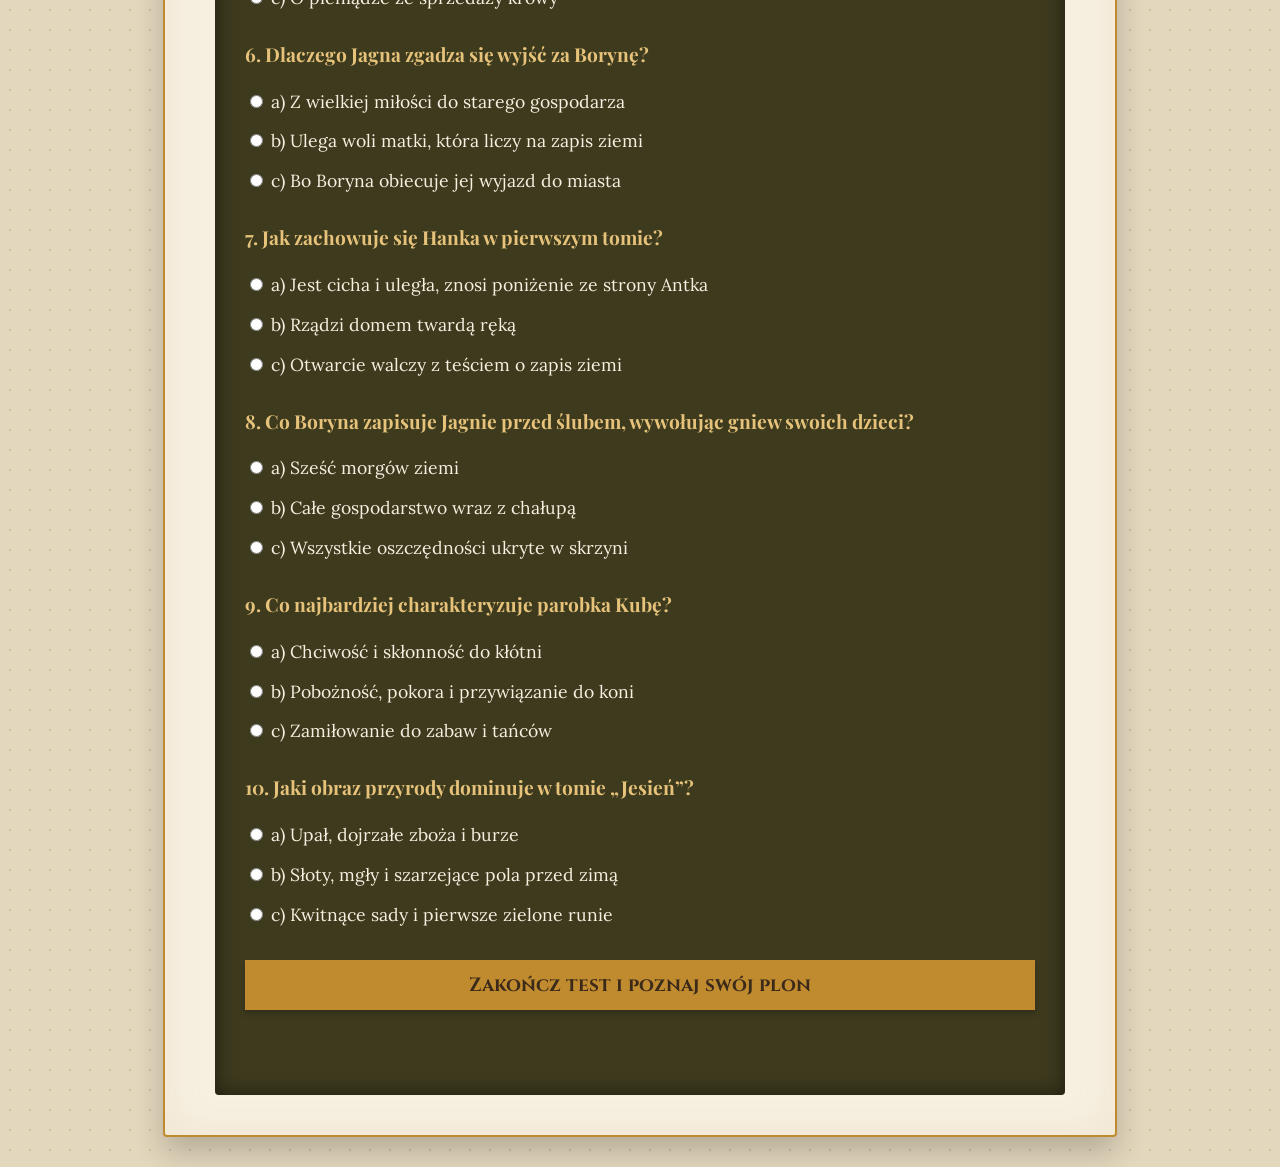
<file: jezyk-polski/chlopi/quiz.html>
<!DOCTYPE html>
<html lang="pl">
<head>
    <meta charset="UTF-8">
    <meta name="viewport" content="width=device-width, initial-scale=1.0">
    <title>Chłopi - Egzamin Dojrzałości</title>
    <link href="https://fonts.googleapis.com/css2?family=Cinzel:wght@600;700&family=Lora:ital,wght@0,400;0,700;1,400;1,700&family=Playfair+Display:ital,wght@0,600;1,600&display=swap" rel="stylesheet">
    <link rel="stylesheet" href="../../assets/css/style.css">
    <link rel="stylesheet" href="../../assets/css/motywy/chlopi.css">
</head>
<body>

<div class="container">
    <div class="breadcrumb"><a href="../../index.html">Ściągi</a> <span class="sep">›</span> <a href="../index.html">Język polski</a> <span class="sep">›</span> <span>Chłopi</span></div>
    <h1>Chłopi</h1>
    <div class="ornament">✿ 🌾 ✿</div>
    <h3 style="text-align: center; border: none; margin-top: -10px;">Władysława Stanisława Reymonta</h3>

    <!-- Menu lektury -->
    <nav>
        <ul>
            <li><a href="index.html">Wprowadzenie</a></li>
            <li><a href="opracowanie.html">Opracowanie Lektury</a></li>
            <li><a href="quiz.html">Egzamin (Quiz)</a></li>
        </ul>
    </nav>

    <div class="quiz-container" id="quiz">
        <h2>Egzamin Dojrzałości</h2>
        <p style="text-align: center; font-style: italic;">Sprawdź, czy zebrałeś plon wiedzy, nim nadejdą żniwa – czyli sprawdzian lub matura.</p>

        <div class="quiz-tabs" id="quizTabs" role="tablist" aria-label="Wybierz część quizu"></div>
        <p id="quizSetDescription"></p>

        <div class="progress-container" id="progressContainer" style="display: none;">
            <div class="progress-bar" id="progressBar"></div>
        </div>

        <form id="chlopiQuiz">
            <!-- Pytania beda ladowane dynamicznie z JS -->
            <div id="questionsContainer">
                <p style="text-align: center;">Trwa przygotowywanie pytań...</p>
            </div>

            <button type="button" id="submitBtn" style="display: none;" onclick="checkQuiz()">Zakończ test i poznaj swój plon</button>
            <button type="button" id="retryBtn" style="display: none;" onclick="initQuiz()">Spróbuj ponownie z nowymi pytaniami</button>
        </form>

        <div id="result"></div>
    </div>

</div>

<script>window.QUIZ_MESSAGES = { perfect: 'Znakomicie! Gospodarzysz wiedzą jak Boryna swoją ziemią – pełne sąsieki na maturę.', good: 'Dobry plon, lecz nie wszystko zebrane z pola – powtórz jeszcze kilka szczegółów.', poor: 'Nieurodzaj... Trzeba wrócić do orki i zasiać wiedzę na nowo, nim nadejdą żniwa!' };</script>
<script>
window.QUIZ_SETS = [
    { id: 'jesien', label: 'Tom I: Jesień', src: 'data/pytania-jesien.json', ile: 10, opis: 'Szczegóły wyłącznie z pierwszego tomu – 10 losowych pytań z bazy 30, idealne przed sprawdzianem z „Jesieni”.' },
    { id: 'calosc', label: 'Cała powieść', src: 'data/pytania.json', opis: 'Pytania ogólne: kompozycja, bohaterowie, motywy i losy postaci we wszystkich czterech tomach.' }
];
</script>
<script src="../../assets/js/quiz.js"></script>

</body>
</html>
</file>
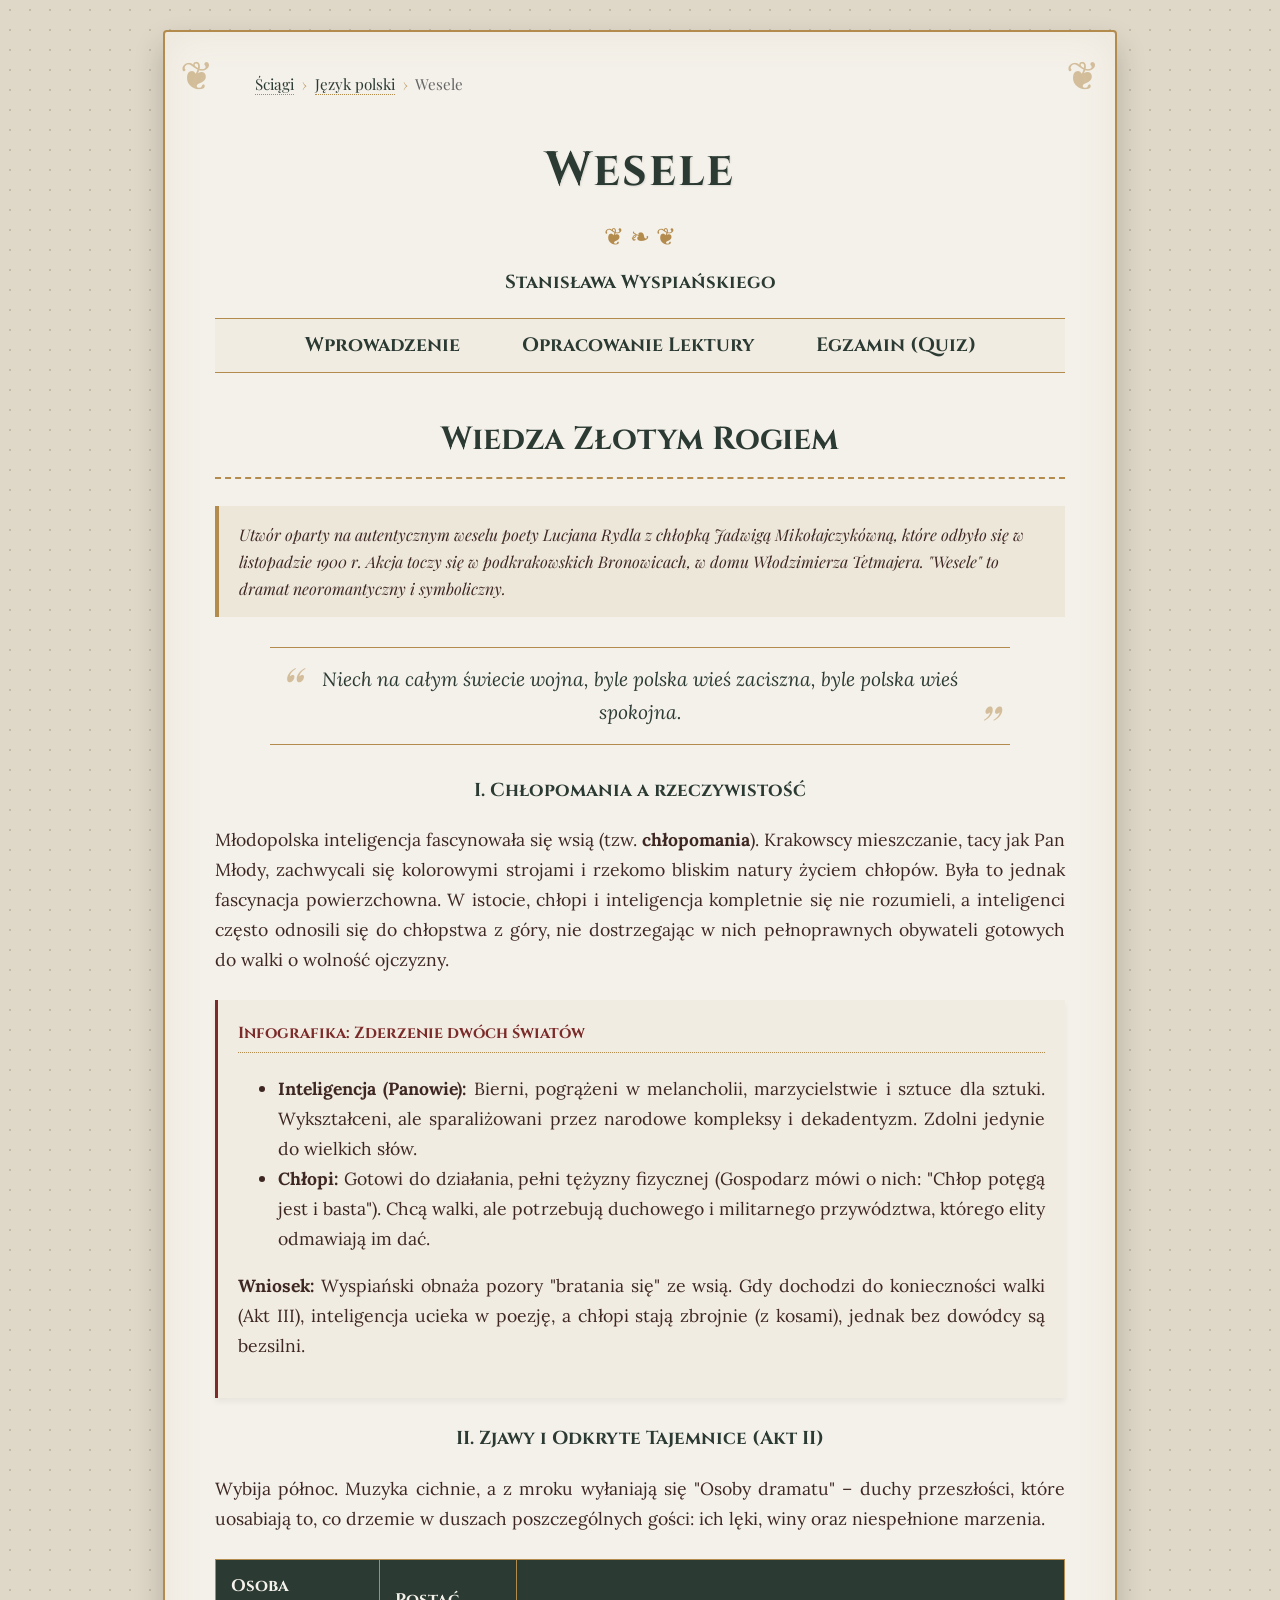
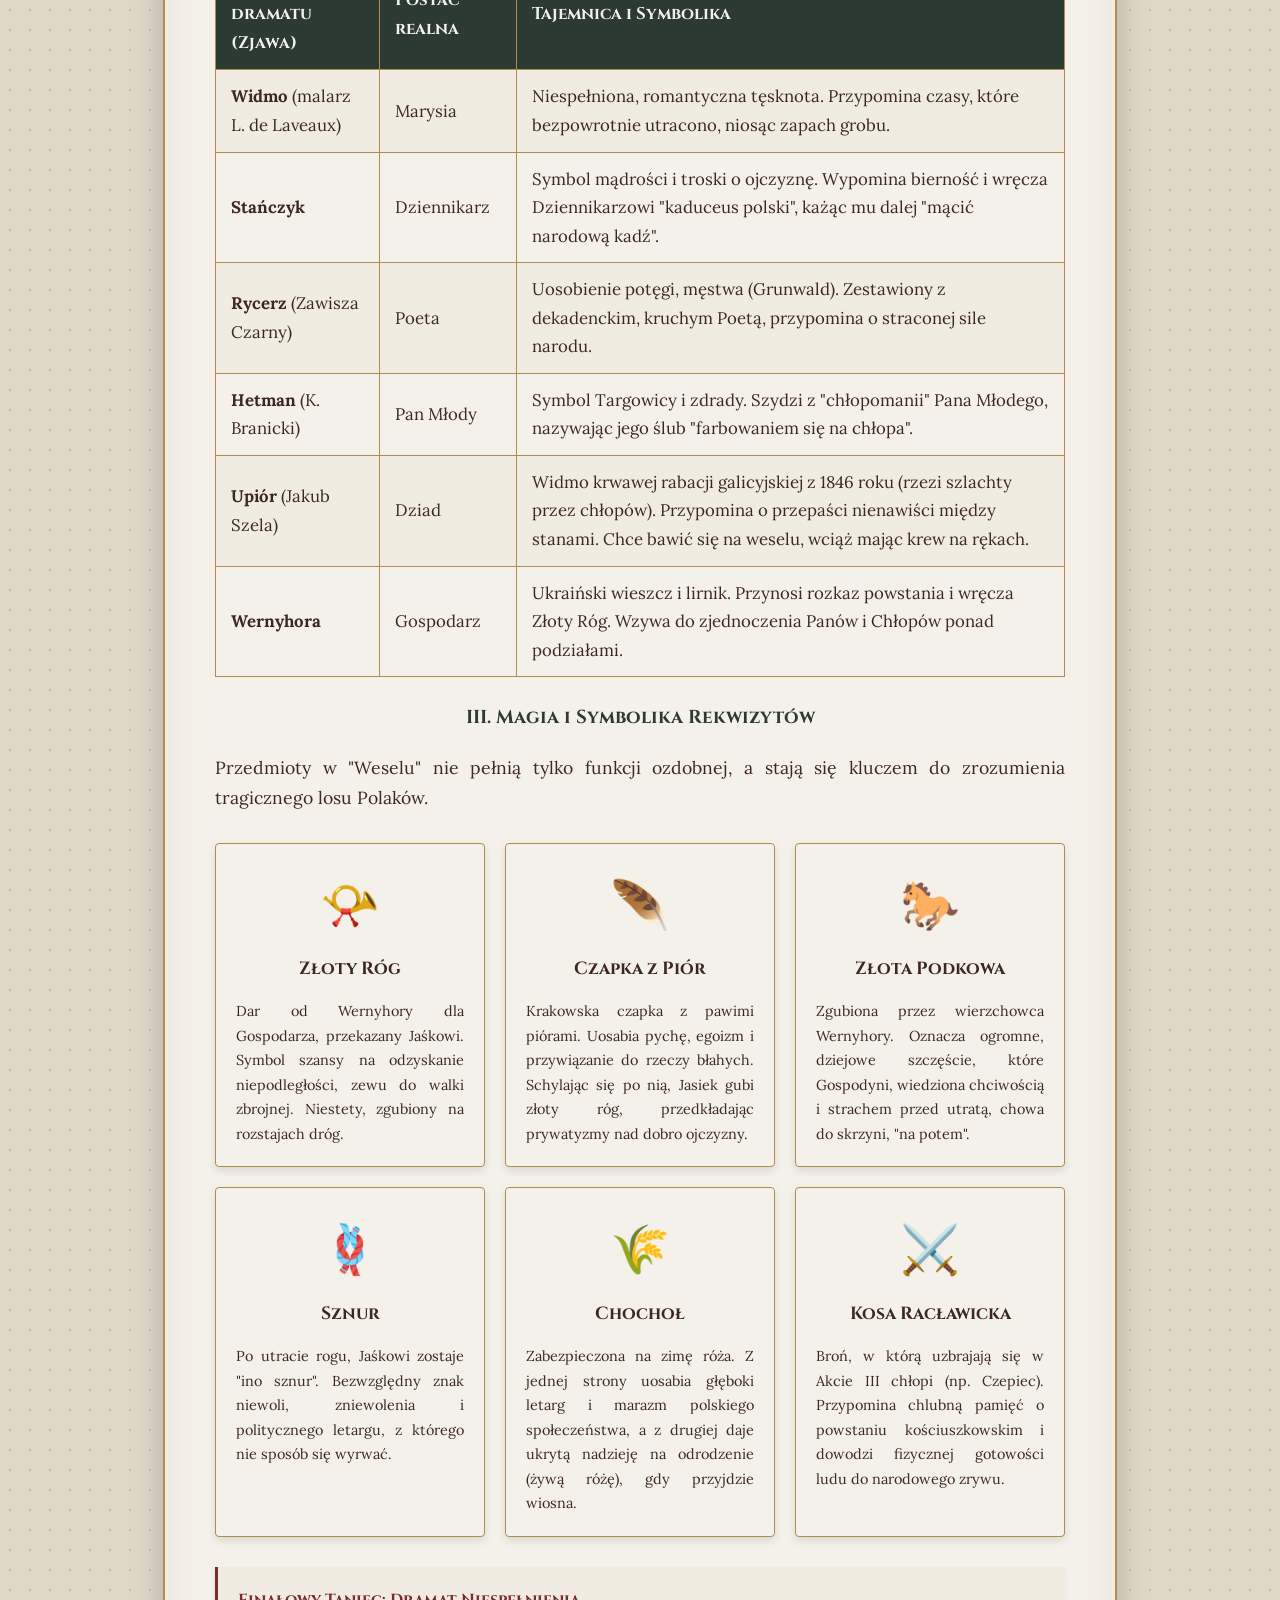
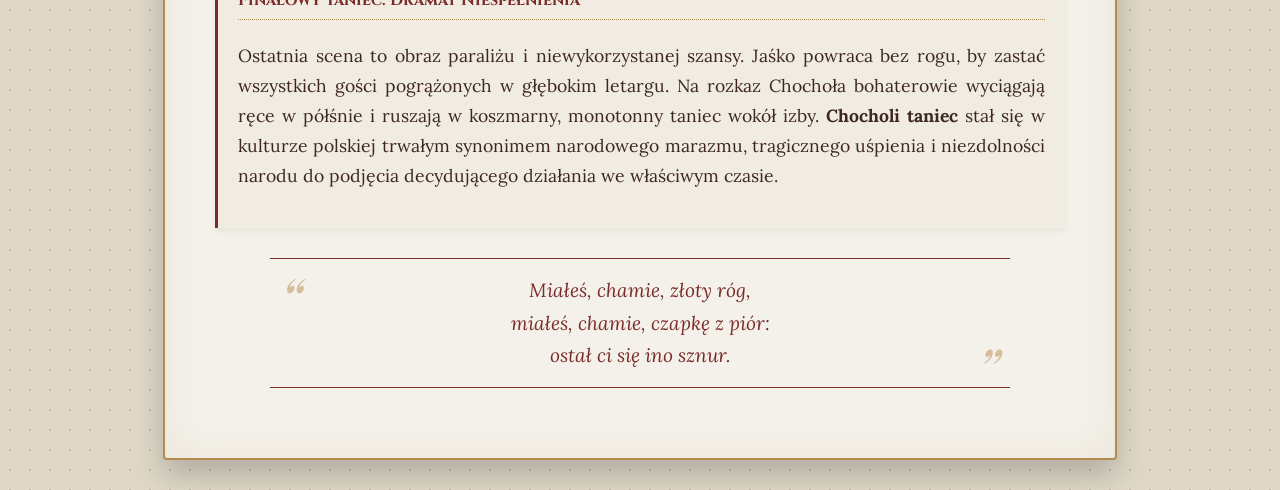
<file: jezyk-polski/wesele/opracowanie.html>
<!DOCTYPE html>
<html lang="pl">
<head>
    <meta charset="UTF-8">
    <meta name="viewport" content="width=device-width, initial-scale=1.0">
    <title>Wesele - Opracowanie Lektury</title>
    <link href="https://fonts.googleapis.com/css2?family=Cinzel:wght@600;700&family=Lora:ital,wght@0,400;0,700;1,400;1,700&family=Playfair+Display:ital,wght@0,600;1,600&display=swap" rel="stylesheet">
    <link rel="stylesheet" href="../../assets/css/style.css">
</head>
<body>

<div class="container fade-in">
    <div class="breadcrumb"><a href="../../index.html">Ściągi</a> <span class="sep">›</span> <a href="../index.html">Język polski</a> <span class="sep">›</span> <span>Wesele</span></div>
    <h1>Wesele</h1>
    <div class="ornament">❦ ❧ ❦</div>
    <h3 style="text-align: center; border: none; margin-top: -10px;">Stanisława Wyspiańskiego</h3>

    <!-- Menu lektury -->
    <nav>
        <ul>
            <li><a href="index.html">Wprowadzenie</a></li>
            <li><a href="opracowanie.html">Opracowanie Lektury</a></li>
            <li><a href="quiz.html">Egzamin (Quiz)</a></li>
        </ul>
    </nav>

    <div class="section fade-in" id="edukacja">
        <h2>Wiedza Złotym Rogiem</h2>
        
        <div class="box">
            Utwór oparty na autentycznym weselu poety Lucjana Rydla z chłopką Jadwigą Mikołajczykówną, które odbyło się w listopadzie 1900 r. 
            Akcja toczy się w podkrakowskich Bronowicach, w domu Włodzimierza Tetmajera. "Wesele" to dramat neoromantyczny i symboliczny.
        </div>

        <div class="quote-box fade-in">
            Niech na całym świecie wojna, byle polska wieś zaciszna, byle polska wieś spokojna.
        </div>

        <h3>I. Chłopomania a rzeczywistość</h3>
        <p>
            Młodopolska inteligencja fascynowała się wsią (tzw. <strong>chłopomania</strong>). Krakowscy mieszczanie, tacy jak Pan Młody, zachwycali się kolorowymi strojami i rzekomo bliskim natury życiem chłopów. Była to jednak fascynacja powierzchowna. W istocie, chłopi i inteligencja kompletnie się nie rozumieli, a inteligenci często odnosili się do chłopstwa z góry, nie dostrzegając w nich pełnoprawnych obywateli gotowych do walki o wolność ojczyzny. 
        </p>

        <div class="knowledge-capsule fade-in">
            <h4>Infografika: Zderzenie dwóch światów</h4>
            <ul>
                <li><strong>Inteligencja (Panowie):</strong> Bierni, pogrążeni w melancholii, marzycielstwie i sztuce dla sztuki. Wykształceni, ale sparaliżowani przez narodowe kompleksy i dekadentyzm. Zdolni jedynie do wielkich słów.</li>
                <li><strong>Chłopi:</strong> Gotowi do działania, pełni tężyzny fizycznej (Gospodarz mówi o nich: "Chłop potęgą jest i basta"). Chcą walki, ale potrzebują duchowego i militarnego przywództwa, którego elity odmawiają im dać.</li>
            </ul>
            <p><strong>Wniosek:</strong> Wyspiański obnaża pozory "bratania się" ze wsią. Gdy dochodzi do konieczności walki (Akt III), inteligencja ucieka w poezję, a chłopi stają zbrojnie (z kosami), jednak bez dowódcy są bezsilni.</p>
        </div>

        <h3>II. Zjawy i Odkryte Tajemnice (Akt II)</h3>
        <p>Wybija północ. Muzyka cichnie, a z mroku wyłaniają się "Osoby dramatu" – duchy przeszłości, które uosabiają to, co drzemie w duszach poszczególnych gości: ich lęki, winy oraz niespełnione marzenia.</p>
        
        <table class="fade-in">
            <tr>
                <th>Osoba dramatu (Zjawa)</th>
                <th>Postać realna</th>
                <th>Tajemnica i Symbolika</th>
            </tr>
            <tr>
                <td><strong>Widmo</strong> (malarz L. de Laveaux)</td>
                <td>Marysia</td>
                <td>Niespełniona, romantyczna tęsknota. Przypomina czasy, które bezpowrotnie utracono, niosąc zapach grobu.</td>
            </tr>
            <tr>
                <td><strong>Stańczyk</strong></td>
                <td>Dziennikarz</td>
                <td>Symbol mądrości i troski o ojczyznę. Wypomina bierność i wręcza Dziennikarzowi "kaduceus polski", każąc mu dalej "mącić narodową kadź".</td>
            </tr>
            <tr>
                <td><strong>Rycerz</strong> (Zawisza Czarny)</td>
                <td>Poeta</td>
                <td>Uosobienie potęgi, męstwa (Grunwald). Zestawiony z dekadenckim, kruchym Poetą, przypomina o straconej sile narodu.</td>
            </tr>
            <tr>
                <td><strong>Hetman</strong> (K. Branicki)</td>
                <td>Pan Młody</td>
                <td>Symbol Targowicy i zdrady. Szydzi z "chłopomanii" Pana Młodego, nazywając jego ślub "farbowaniem się na chłopa".</td>
            </tr>
            <tr>
                <td><strong>Upiór</strong> (Jakub Szela)</td>
                <td>Dziad</td>
                <td>Widmo krwawej rabacji galicyjskiej z 1846 roku (rzezi szlachty przez chłopów). Przypomina o przepaści nienawiści między stanami. Chce bawić się na weselu, wciąż mając krew na rękach.</td>
            </tr>
            <tr>
                <td><strong>Wernyhora</strong></td>
                <td>Gospodarz</td>
                <td>Ukraiński wieszcz i lirnik. Przynosi rozkaz powstania i wręcza Złoty Róg. Wzywa do zjednoczenia Panów i Chłopów ponad podziałami.</td>
            </tr>
        </table>

        <h3>III. Magia i Symbolika Rekwizytów</h3>
        <p>Przedmioty w "Weselu" nie pełnią tylko funkcji ozdobnej, a stają się kluczem do zrozumienia tragicznego losu Polaków.</p>

        <div class="props-grid fade-in">
            <div class="prop-card">
                <div class="prop-icon">📯</div>
                <h4>Złoty Róg</h4>
                <p>Dar od Wernyhory dla Gospodarza, przekazany Jaśkowi. Symbol szansy na odzyskanie niepodległości, zewu do walki zbrojnej. Niestety, zgubiony na rozstajach dróg.</p>
            </div>
            
            <div class="prop-card">
                <div class="prop-icon">🪶</div>
                <h4>Czapka z Piór</h4>
                <p>Krakowska czapka z pawimi piórami. Uosabia pychę, egoizm i przywiązanie do rzeczy błahych. Schylając się po nią, Jasiek gubi złoty róg, przedkładając prywatyzmy nad dobro ojczyzny.</p>
            </div>
            
            <div class="prop-card">
                <div class="prop-icon">🐎</div>
                <h4>Złota Podkowa</h4>
                <p>Zgubiona przez wierzchowca Wernyhory. Oznacza ogromne, dziejowe szczęście, które Gospodyni, wiedziona chciwością i strachem przed utratą, chowa do skrzyni, "na potem".</p>
            </div>
            
            <div class="prop-card">
                <div class="prop-icon">🪢</div>
                <h4>Sznur</h4>
                <p>Po utracie rogu, Jaśkowi zostaje "ino sznur". Bezwzględny znak niewoli, zniewolenia i politycznego letargu, z którego nie sposób się wyrwać.</p>
            </div>
            
            <div class="prop-card">
                <div class="prop-icon">🌾</div>
                <h4>Chochoł</h4>
                <p>Zabezpieczona na zimę róża. Z jednej strony uosabia głęboki letarg i marazm polskiego społeczeństwa, a z drugiej daje ukrytą nadzieję na odrodzenie (żywą różę), gdy przyjdzie wiosna.</p>
            </div>
            
            <div class="prop-card">
                <div class="prop-icon">⚔️</div>
                <h4>Kosa Racławicka</h4>
                <p>Broń, w którą uzbrajają się w Akcie III chłopi (np. Czepiec). Przypomina chlubną pamięć o powstaniu kościuszkowskim i dowodzi fizycznej gotowości ludu do narodowego zrywu.</p>
            </div>
        </div>

        <div class="knowledge-capsule fade-in">
            <h4>Finałowy Taniec: Dramat Niespełnienia</h4>
            <p>Ostatnia scena to obraz paraliżu i niewykorzystanej szansy. Jaśko powraca bez rogu, by zastać wszystkich gości pogrążonych w głębokim letargu. Na rozkaz Chochoła bohaterowie wyciągają ręce w półśnie i ruszają w koszmarny, monotonny taniec wokół izby. <strong>Chocholi taniec</strong> stał się w kulturze polskiej trwałym synonimem narodowego marazmu, tragicznego uśpienia i niezdolności narodu do podjęcia decydującego działania we właściwym czasie.</p>
        </div>

        <div class="quote-box fade-in" style="border-color: var(--accent-red); color: var(--accent-red);">
            Miałeś, chamie, złoty róg, <br>miałeś, chamie, czapkę z piór:<br>ostał ci się ino sznur.
        </div>
    </div>

</div>

</body>
</html>
</file>
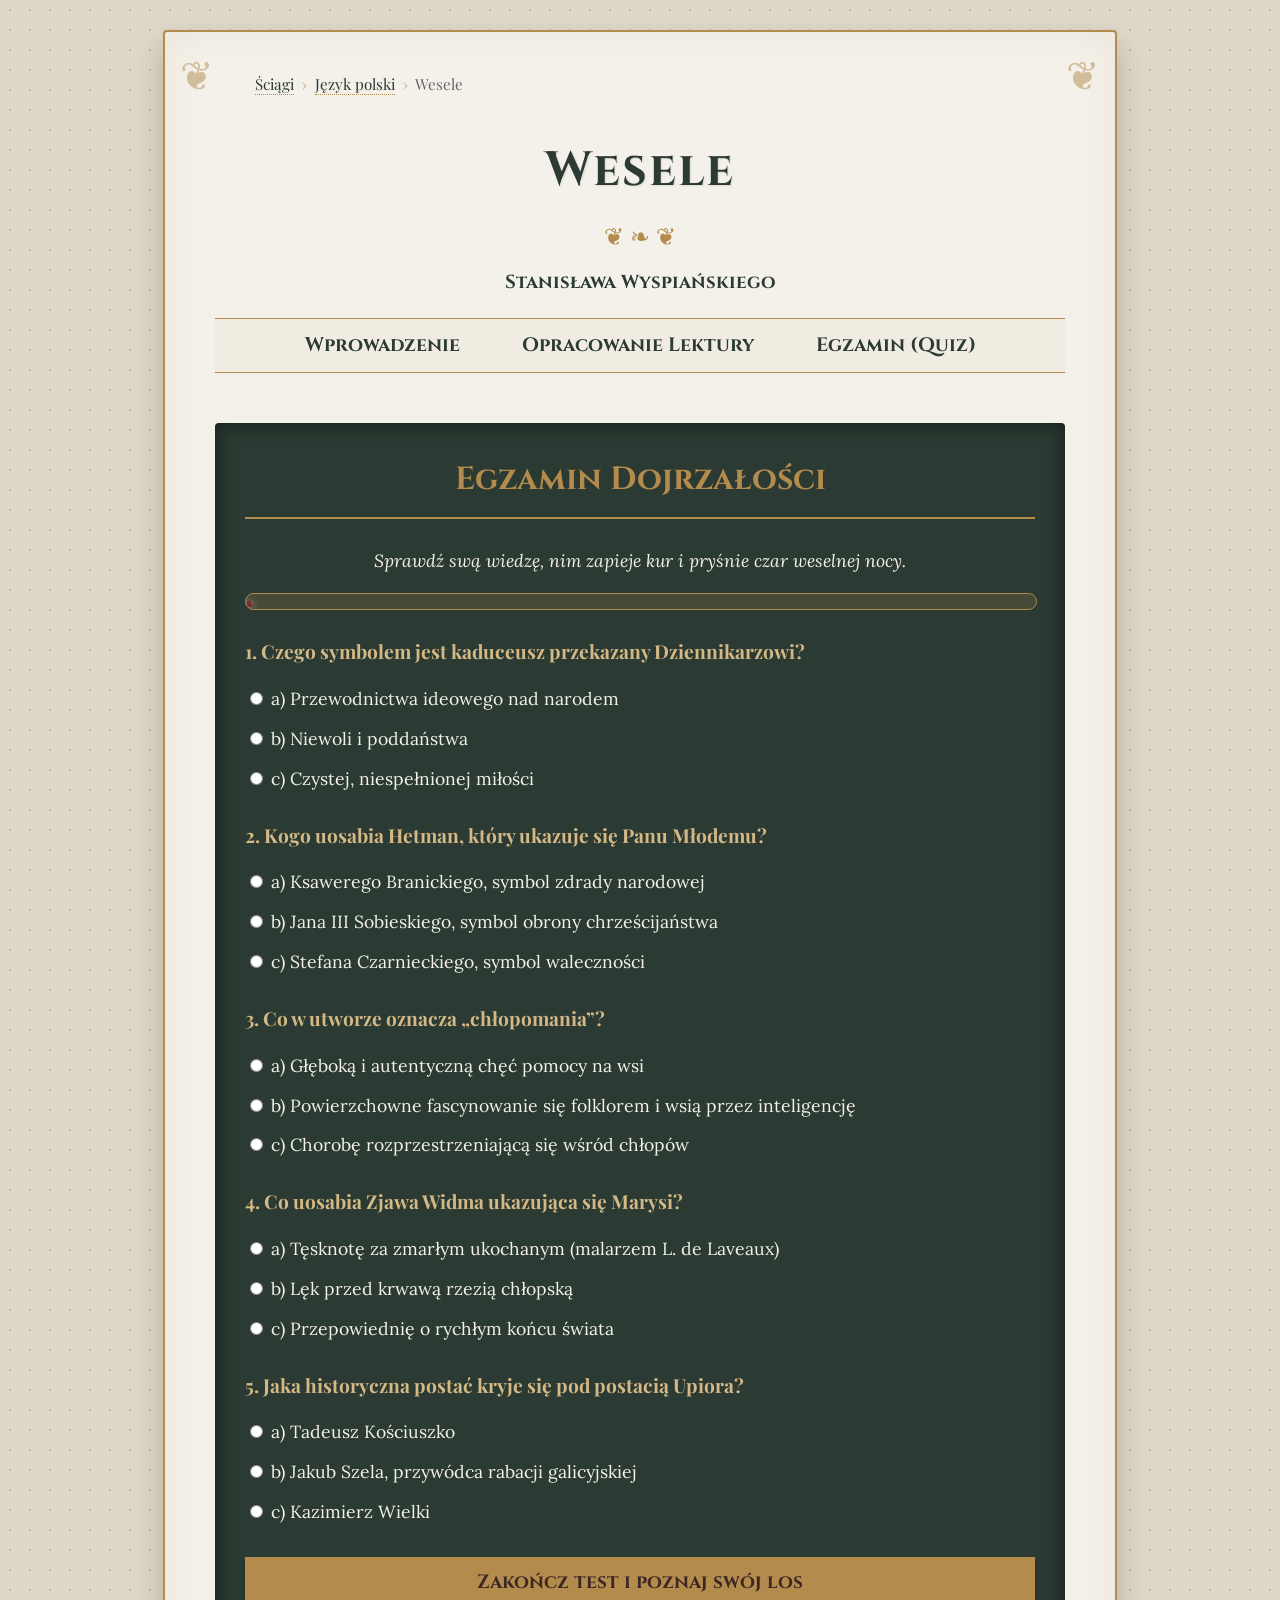
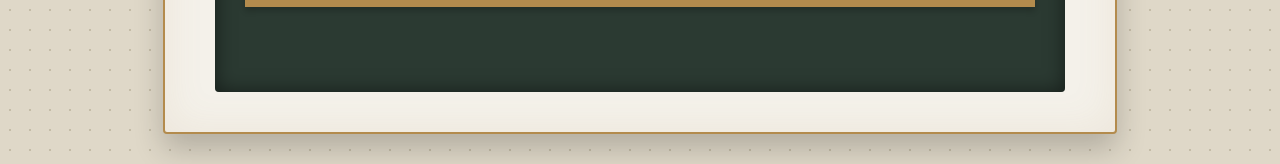
<file: jezyk-polski/wesele/quiz.html>
<!DOCTYPE html>
<html lang="pl">
<head>
    <meta charset="UTF-8">
    <meta name="viewport" content="width=device-width, initial-scale=1.0">
    <title>Wesele - Egzamin Dojrzałości</title>
    <link href="https://fonts.googleapis.com/css2?family=Cinzel:wght@600;700&family=Lora:ital,wght@0,400;0,700;1,400;1,700&family=Playfair+Display:ital,wght@0,600;1,600&display=swap" rel="stylesheet">
    <link rel="stylesheet" href="../../assets/css/style.css">
</head>
<body>

<div class="container">
    <div class="breadcrumb"><a href="../../index.html">Ściągi</a> <span class="sep">›</span> <a href="../index.html">Język polski</a> <span class="sep">›</span> <span>Wesele</span></div>
    <h1>Wesele</h1>
    <div class="ornament">❦ ❧ ❦</div>
    <h3 style="text-align: center; border: none; margin-top: -10px;">Stanisława Wyspiańskiego</h3>

    <!-- Menu lektury -->
    <nav>
        <ul>
            <li><a href="index.html">Wprowadzenie</a></li>
            <li><a href="opracowanie.html">Opracowanie Lektury</a></li>
            <li><a href="quiz.html">Egzamin (Quiz)</a></li>
        </ul>
    </nav>

    <div class="quiz-container" id="quiz">
        <h2>Egzamin Dojrzałości</h2>
        <p style="text-align: center; font-style: italic;">Sprawdź swą wiedzę, nim zapieje kur i pryśnie czar weselnej nocy.</p>
        
        <div class="progress-container" id="progressContainer" style="display: none;">
            <div class="progress-bar" id="progressBar"></div>
        </div>

        <form id="weseleQuiz">
            <!-- Pytania beda ladowane dynamicznie z JS -->
            <div id="questionsContainer">
                <p style="text-align: center;">Trwa przygotowywanie pytań...</p>
            </div>
            
            <button type="button" id="submitBtn" style="display: none;" onclick="checkQuiz()">Zakończ test i poznaj swój los</button>
            <button type="button" id="retryBtn" style="display: none;" onclick="initQuiz()">Spróbuj ponownie z nowymi pytaniami</button>
        </form>

        <div id="result"></div>
    </div>

</div>

<script>window.QUIZ_MESSAGES = { perfect: 'Znakomicie! Złoty róg jest bezpieczny w Twoich dłoniach. Matura z „Wesela” nie sprawi Ci kłopotu.', good: 'Dobrze, lecz uważaj – nie daj się porwać chocholim tańcom i powtórz jeszcze kilka szczegółów.', poor: 'Niestety, ostał Ci się ino sznur... Czeka Cię powtórka materiału, by obudzić się z tego letargu!' };</script>
<script src="../../assets/js/quiz.js"></script>

</body>
</html>
</file>
<file: assets/css/style.css>
:root {
    --dark-green: #2b3a32;
    --gold: #b38b4d;
    --light-gold: #d4b886;
    --paper: #f4f1ea;
    --dark-brown: #3e2723;
    --accent-red: #7b2c2a;
}

body {
    font-family: 'Lora', serif;
    line-height: 1.7;
    color: var(--dark-brown);
    background-color: #dfd8c8;
    /* Subtelny secesyjny wzór w tle */
    background-image: radial-gradient(#c4bca7 1px, transparent 1px);
    background-size: 20px 20px;
    margin: 0;
    padding: 30px 10px;
}

.container {
    max-width: 850px;
    margin: 0 auto;
    background: var(--paper);
    padding: 40px 50px;
    border: 2px solid var(--gold);
    border-radius: 4px;
    box-shadow: 0 15px 30px rgba(0,0,0,0.2), inset 0 0 40px rgba(179, 139, 77, 0.1);
    position: relative;
}

/* Secesyjne ramki narożne (pseudo-elementy) */
.container::before, .container::after {
    content: '❦';
    font-size: 40px;
    color: var(--gold);
    position: absolute;
    opacity: 0.5;
}
.container::before { top: 10px; left: 15px; }
.container::after { top: 10px; right: 15px; }

h1, h2, h3 {
    font-family: 'Cinzel', serif;
    text-align: center;
    color: var(--dark-green);
}

h1 {
    font-size: 3em;
    margin-bottom: 5px;
    letter-spacing: 2px;
    text-shadow: 1px 1px 2px rgba(0,0,0,0.1);
}

h2 {
    font-size: 2em;
    border-bottom: 2px dashed var(--gold);
    padding-bottom: 10px;
    margin-top: 40px;
}

.ornament {
    text-align: center;
    color: var(--gold);
    font-size: 24px;
    margin-bottom: 20px;
}

.hero-image {
    width: 100%;
    height: auto;
    border: 3px solid var(--dark-green);
    border-radius: 2px;
    box-shadow: 0 5px 15px rgba(0,0,0,0.3);
    margin-top: 20px;
}

.image-caption {
    text-align: center;
    font-size: 0.85em;
    font-style: italic;
    color: #666;
    margin-bottom: 30px;
    font-family: 'Playfair Display', serif;
}

p, li {
    font-size: 1.1em;
    text-align: justify;
}

.box {
    background-color: rgba(179, 139, 77, 0.1);
    border-left: 4px solid var(--gold);
    padding: 15px 20px;
    margin: 20px 0;
    font-style: italic;
    font-family: 'Playfair Display', serif;
}

table {
    width: 100%;
    border-collapse: collapse;
    margin: 25px 0;
    font-size: 1.05em;
}

th, td {
    border: 1px solid var(--gold);
    padding: 12px 15px;
    text-align: left;
}

th {
    background-color: var(--dark-green);
    color: var(--paper);
    font-family: 'Cinzel', serif;
}

tr:nth-child(even) { background-color: rgba(179, 139, 77, 0.05); }

/* Klasy dla Quizu z oryginalnego dokumentu + nowe */
.quiz-container {
    background-color: var(--dark-green);
    color: var(--paper);
    padding: 30px;
    border-radius: 4px;
    margin-top: 50px;
    box-shadow: inset 0 0 20px rgba(0,0,0,0.5);
}

.quiz-container h2 {
    color: var(--gold);
    border-bottom: 2px solid var(--gold);
    margin-top: 0;
}

.question {
    font-weight: bold;
    font-family: 'Playfair Display', serif;
    font-size: 1.2em;
    margin-top: 25px;
    color: var(--light-gold);
}

.options {
    list-style-type: none;
    padding-left: 0;
}

.options li {
    margin: 10px 0;
}

.options label {
    cursor: pointer;
    transition: color 0.2s;
}

.options label:hover {
    color: var(--gold);
}

button {
    background-color: var(--gold);
    color: var(--dark-brown);
    border: none;
    padding: 12px 25px;
    font-family: 'Cinzel', serif;
    font-size: 1.2em;
    font-weight: bold;
    cursor: pointer;
    margin-top: 30px;
    display: block;
    width: 100%;
    transition: all 0.3s ease;
    box-shadow: 0 4px 6px rgba(0,0,0,0.2);
}

button:hover {
    background-color: var(--light-gold);
    transform: translateY(-2px);
    box-shadow: 0 6px 12px rgba(0,0,0,0.3);
}

#result {
    margin-top: 25px;
    font-weight: bold;
    font-size: 1.3em;
    text-align: center;
    font-family: 'Playfair Display', serif;
    padding: 15px;
    border-radius: 4px;
}

.symbol-list strong {
    color: var(--accent-red);
    font-family: 'Playfair Display', serif;
    font-size: 1.1em;
}

/* Secesyjne Menu Nawigacyjne */
nav {
    text-align: center;
    margin-bottom: 30px;
    border-bottom: 1px solid var(--gold);
    border-top: 1px solid var(--gold);
    padding: 10px 0;
    background-color: rgba(179, 139, 77, 0.05);
}

nav ul {
    list-style: none;
    padding: 0;
    margin: 0;
    display: flex;
    justify-content: center;
    flex-wrap: wrap;
    gap: 20px;
}

nav ul li {
    display: inline;
}

nav ul li a {
    text-decoration: none;
    color: var(--dark-green);
    font-family: 'Cinzel', serif;
    font-weight: bold;
    font-size: 1.1em;
    transition: color 0.3s ease;
    position: relative;
}

nav ul li a::before {
    content: '❧';
    margin-right: 5px;
    color: var(--gold);
    opacity: 0;
    transition: opacity 0.3s ease;
}
nav ul li a::after {
    content: '❦';
    margin-left: 5px;
    color: var(--gold);
    opacity: 0;
    transition: opacity 0.3s ease;
}

nav ul li a:hover {
    color: var(--accent-red);
}

nav ul li a:hover::before, nav ul li a:hover::after {
    opacity: 1;
}

/* Responsywność */
@media (max-width: 768px) {
    .container {
        padding: 20px;
    }
    h1 { font-size: 2em; }
    h2 { font-size: 1.5em; }
    nav ul {
        flex-direction: column;
        gap: 10px;
    }
}

/* Dodatkowe style dla wizualizacji postępu quizu w klimacie secesyjnym */
.progress-container {
    width: 100%;
    height: 15px;
    background-color: rgba(179, 139, 77, 0.2);
    border: 1px solid var(--gold);
    border-radius: 10px;
    margin-bottom: 20px;
    position: relative;
    overflow: hidden;
}

.progress-bar {
    height: 100%;
    background-color: var(--gold);
    width: 0%;
    transition: width 0.5s ease-in-out;
    position: relative;
}

.progress-bar::after {
    content: '❧';
    color: var(--accent-red);
    position: absolute;
    right: -10px;
    top: -5px;
    font-size: 18px;
    text-shadow: 0 0 5px rgba(255,255,255,0.5);
}

.quiz-summary {
    margin-top: 20px;
    text-align: left;
    font-size: 0.9em;
}

/* Naprawa kontrastu H3 w podsumowaniu quizu - H3 dziedziczy z globalnego h3 kolor ciemnozielony, a tlo tez jest ciemnozielone */
.quiz-summary h3 {
    color: var(--gold);
    border-bottom: 1px solid var(--gold);
    padding-bottom: 5px;
    margin-bottom: 15px;
}

.correct-answer {
    color: #4caf50;
    font-weight: bold;
}
.wrong-answer {
    color: #ff9999;
    text-decoration: line-through;
}

/* Rozbudowa UI: Opracowanie, Animacje, Ikony, Kapsuły Wiedzy */
.fade-in {
    animation: fadeIn 0.8s ease-in-out;
}

@keyframes fadeIn {
    from { opacity: 0; transform: translateY(10px); }
    to { opacity: 1; transform: translateY(0); }
}

/* Kapsuły wiedzy i infografiki */
.knowledge-capsule {
    background: rgba(179, 139, 77, 0.05);
    border-left: 3px solid var(--accent-red);
    padding: 20px;
    margin: 25px 0;
    box-shadow: 0 4px 6px rgba(0,0,0,0.05);
    transition: transform 0.3s ease, box-shadow 0.3s ease;
}

.knowledge-capsule:hover {
    transform: translateY(-2px);
    box-shadow: 0 6px 12px rgba(0,0,0,0.1);
}

.knowledge-capsule h4 {
    font-family: 'Cinzel', serif;
    color: var(--accent-red);
    margin-top: 0;
    border-bottom: 1px dotted var(--gold);
    padding-bottom: 5px;
}

.quote-box {
    text-align: center;
    font-style: italic;
    font-size: 1.2em;
    color: var(--dark-green);
    margin: 30px auto;
    padding: 15px 30px;
    border-top: 1px solid var(--gold);
    border-bottom: 1px solid var(--gold);
    max-width: 80%;
    position: relative;
}

.quote-box::before {
    content: '“';
    font-family: 'Playfair Display', serif;
    font-size: 3em;
    color: var(--gold);
    position: absolute;
    top: -10px;
    left: 10px;
    opacity: 0.5;
}

.quote-box::after {
    content: '”';
    font-family: 'Playfair Display', serif;
    font-size: 3em;
    color: var(--gold);
    position: absolute;
    bottom: -30px;
    right: 10px;
    opacity: 0.5;
}

/* Rekwizyty i ikony z symbolami (Grid layout) */
.props-grid {
    display: grid;
    grid-template-columns: repeat(auto-fit, minmax(200px, 1fr));
    gap: 20px;
    margin: 30px 0;
}

.prop-card {
    background: var(--paper);
    border: 1px solid var(--gold);
    border-radius: 4px;
    padding: 20px;
    text-align: center;
    box-shadow: 0 4px 8px rgba(0,0,0,0.1);
    transition: all 0.3s ease;
    cursor: pointer;
}

.prop-card:hover {
    background: var(--dark-green);
    color: var(--paper);
    transform: translateY(-5px);
    border-color: var(--light-gold);
}

.prop-icon {
    font-size: 3em;
    margin-bottom: 10px;
    color: var(--gold);
    transition: transform 0.3s ease;
}

.prop-card:hover .prop-icon {
    transform: scale(1.1) rotate(5deg);
}

.prop-card h4 {
    font-family: 'Cinzel', serif;
    margin: 10px 0;
    font-size: 1.1em;
}

.prop-card:hover h4 {
    color: var(--light-gold);
}

.prop-card p {
    font-size: 0.9em;
    margin-bottom: 0;
}


/* ===== Struktura portalu: ścieżka (breadcrumb) i kafelki katalogu ===== */
.breadcrumb {
    font-family: 'Playfair Display', serif;
    font-size: 0.95em;
    color: #666;
    margin: 0 0 10px;
    padding-left: 40px; /* miejsce na narożny ornament */
}
.breadcrumb a {
    color: var(--dark-green);
    text-decoration: none;
    border-bottom: 1px dotted var(--gold);
}
.breadcrumb a:hover { color: var(--accent-red); }
.breadcrumb .sep { color: var(--gold); margin: 0 4px; }

.catalog {
    display: grid;
    grid-template-columns: repeat(auto-fit, minmax(220px, 1fr));
    gap: 20px;
    margin: 30px 0;
}
.catalog-card {
    display: block;
    text-decoration: none;
    color: inherit;
    background: var(--paper);
    border: 1px solid var(--gold);
    border-top: 5px solid var(--card-accent, var(--gold));
    border-radius: 4px;
    padding: 20px;
    box-shadow: 0 4px 8px rgba(0,0,0,0.1);
    transition: transform 0.3s ease, box-shadow 0.3s ease;
}
a.catalog-card:hover {
    transform: translateY(-4px);
    box-shadow: 0 8px 16px rgba(0,0,0,0.15);
}
.catalog-card .catalog-icon { font-size: 2.4em; line-height: 1; }
.catalog-card h3 { text-align: left; margin: 10px 0 2px; font-size: 1.3em; }
.catalog-card .catalog-meta {
    font-family: 'Playfair Display', serif;
    font-style: italic;
    color: #666;
    margin: 0 0 10px;
}
.catalog-card p { font-size: 1em; text-align: left; margin: 0; }
.catalog-card.wkrotce { opacity: 0.55; border-style: dashed; cursor: default; }
.catalog-card .badge {
    display: inline-block;
    font-family: 'Cinzel', serif;
    font-size: 0.75em;
    background: var(--gold);
    color: var(--dark-brown);
    padding: 2px 8px;
    border-radius: 10px;
    margin-top: 10px;
}

@media (max-width: 768px) {
    .breadcrumb { padding-left: 30px; }
    table { display: block; overflow-x: auto; }
}

/* Zakładki zestawów pytań w quizie */
.quiz-tabs {
    display: flex;
    flex-wrap: wrap;
    gap: 10px;
    justify-content: center;
    margin: 15px 0 5px;
}
.quiz-tabs .quiz-tab {
    width: auto;
    margin: 0;
    padding: 8px 18px;
    font-size: 1em;
    background: transparent;
    color: var(--light-gold);
    border: 1px solid var(--gold);
    box-shadow: none;
}
.quiz-tabs .quiz-tab:hover { transform: none; background: rgba(255,255,255,0.08); }
.quiz-tabs .quiz-tab.active { background: var(--gold); color: var(--dark-brown); }
#quizSetDescription { text-align: center; font-size: 0.95em; opacity: 0.85; margin: 5px 0 15px; }
</file>
<file: chlopi/assets/css/chlopi.css>
/* Motyw "Chłopi" – nadpisuje paletę bazowego arkusza ../assets/css/style.css
   Barwy ziemi, zboża i łowickich pasiaków zamiast secesyjnej zieleni. */
:root {
    --dark-green: #3d3a1e;   /* ciemna oliwka – zaorana ziemia */
    --gold: #c08a2e;         /* dojrzałe zboże */
    --light-gold: #e6c27a;   /* słoma */
    --paper: #f7f0e1;        /* len */
    --dark-brown: #3b2a1a;
    --accent-red: #a8321f;   /* czerwień pasiaka łowickiego */
    --season-autumn: #b5651d;
    --season-winter: #4a6a8a;
    --season-spring: #5f8a3a;
    --season-summer: #c9a227;
}

body {
    background-color: #e3d7bd;
    background-image: radial-gradient(#cdbf9f 1px, transparent 1px);
}

/* Narożne ornamenty – kłos zamiast liścia */
.container::before, .container::after { content: '🌾'; font-size: 32px; opacity: 0.6; }

nav ul li a::before { content: '✿'; }
nav ul li a::after { content: '✿'; }
.progress-bar::after { content: '🌾'; }

/* Pasiak łowicki – dekoracyjny pas */
.pasiak {
    height: 14px;
    margin: 10px 0 25px;
    border-radius: 2px;
    background: repeating-linear-gradient(90deg,
        #a8321f 0 18px, #e08a1e 18px 26px, #2f6b3a 26px 34px,
        #e6c27a 34px 40px, #2c3e7a 40px 48px, #a8321f 48px 60px);
}

/* Ilustracja: cztery pory roku */
.hero-image.seasons { display: block; background: var(--paper); }

/* Karty pór roku */
.season-card { border-top-width: 6px; }
.season-card.jesien { border-top-color: var(--season-autumn); }
.season-card.zima { border-top-color: var(--season-winter); }
.season-card.wiosna { border-top-color: var(--season-spring); }
.season-card.lato { border-top-color: var(--season-summer); }

.back-link {
    display: block;
    text-align: center;
    margin-top: 30px;
    font-family: 'Cinzel', serif;
    color: var(--dark-green);
}

@media (max-width: 768px) {
    table { display: block; overflow-x: auto; }
}
</file>
<file: assets/css/motywy/chlopi.css>
/* Motyw "Chłopi" – nadpisuje paletę bazowego arkusza ../style.css
   Barwy ziemi, zboża i łowickich pasiaków zamiast secesyjnej zieleni. */
:root {
    --dark-green: #3d3a1e;   /* ciemna oliwka – zaorana ziemia */
    --gold: #c08a2e;         /* dojrzałe zboże */
    --light-gold: #e6c27a;   /* słoma */
    --paper: #f7f0e1;        /* len */
    --dark-brown: #3b2a1a;
    --accent-red: #a8321f;   /* czerwień pasiaka łowickiego */
    --season-autumn: #b5651d;
    --season-winter: #4a6a8a;
    --season-spring: #5f8a3a;
    --season-summer: #c9a227;
}

body {
    background-color: #e3d7bd;
    background-image: radial-gradient(#cdbf9f 1px, transparent 1px);
}

/* Narożne ornamenty – kłos zamiast liścia */
.container::before, .container::after { content: '🌾'; font-size: 32px; opacity: 0.6; }

nav ul li a::before { content: '✿'; }
nav ul li a::after { content: '✿'; }
.progress-bar::after { content: '🌾'; }

/* Pasiak łowicki – dekoracyjny pas */
.pasiak {
    height: 14px;
    margin: 10px 0 25px;
    border-radius: 2px;
    background: repeating-linear-gradient(90deg,
        #a8321f 0 18px, #e08a1e 18px 26px, #2f6b3a 26px 34px,
        #e6c27a 34px 40px, #2c3e7a 40px 48px, #a8321f 48px 60px);
}

/* Ilustracja: cztery pory roku */
.hero-image.seasons { display: block; background: var(--paper); }

/* Karty pór roku */
.season-card { border-top-width: 6px; }
.season-card.jesien { border-top-color: var(--season-autumn); }
.season-card.zima { border-top-color: var(--season-winter); }
.season-card.wiosna { border-top-color: var(--season-spring); }
.season-card.lato { border-top-color: var(--season-summer); }

.back-link {
    display: block;
    text-align: center;
    margin-top: 30px;
    font-family: 'Cinzel', serif;
    color: var(--dark-green);
}
</file>
